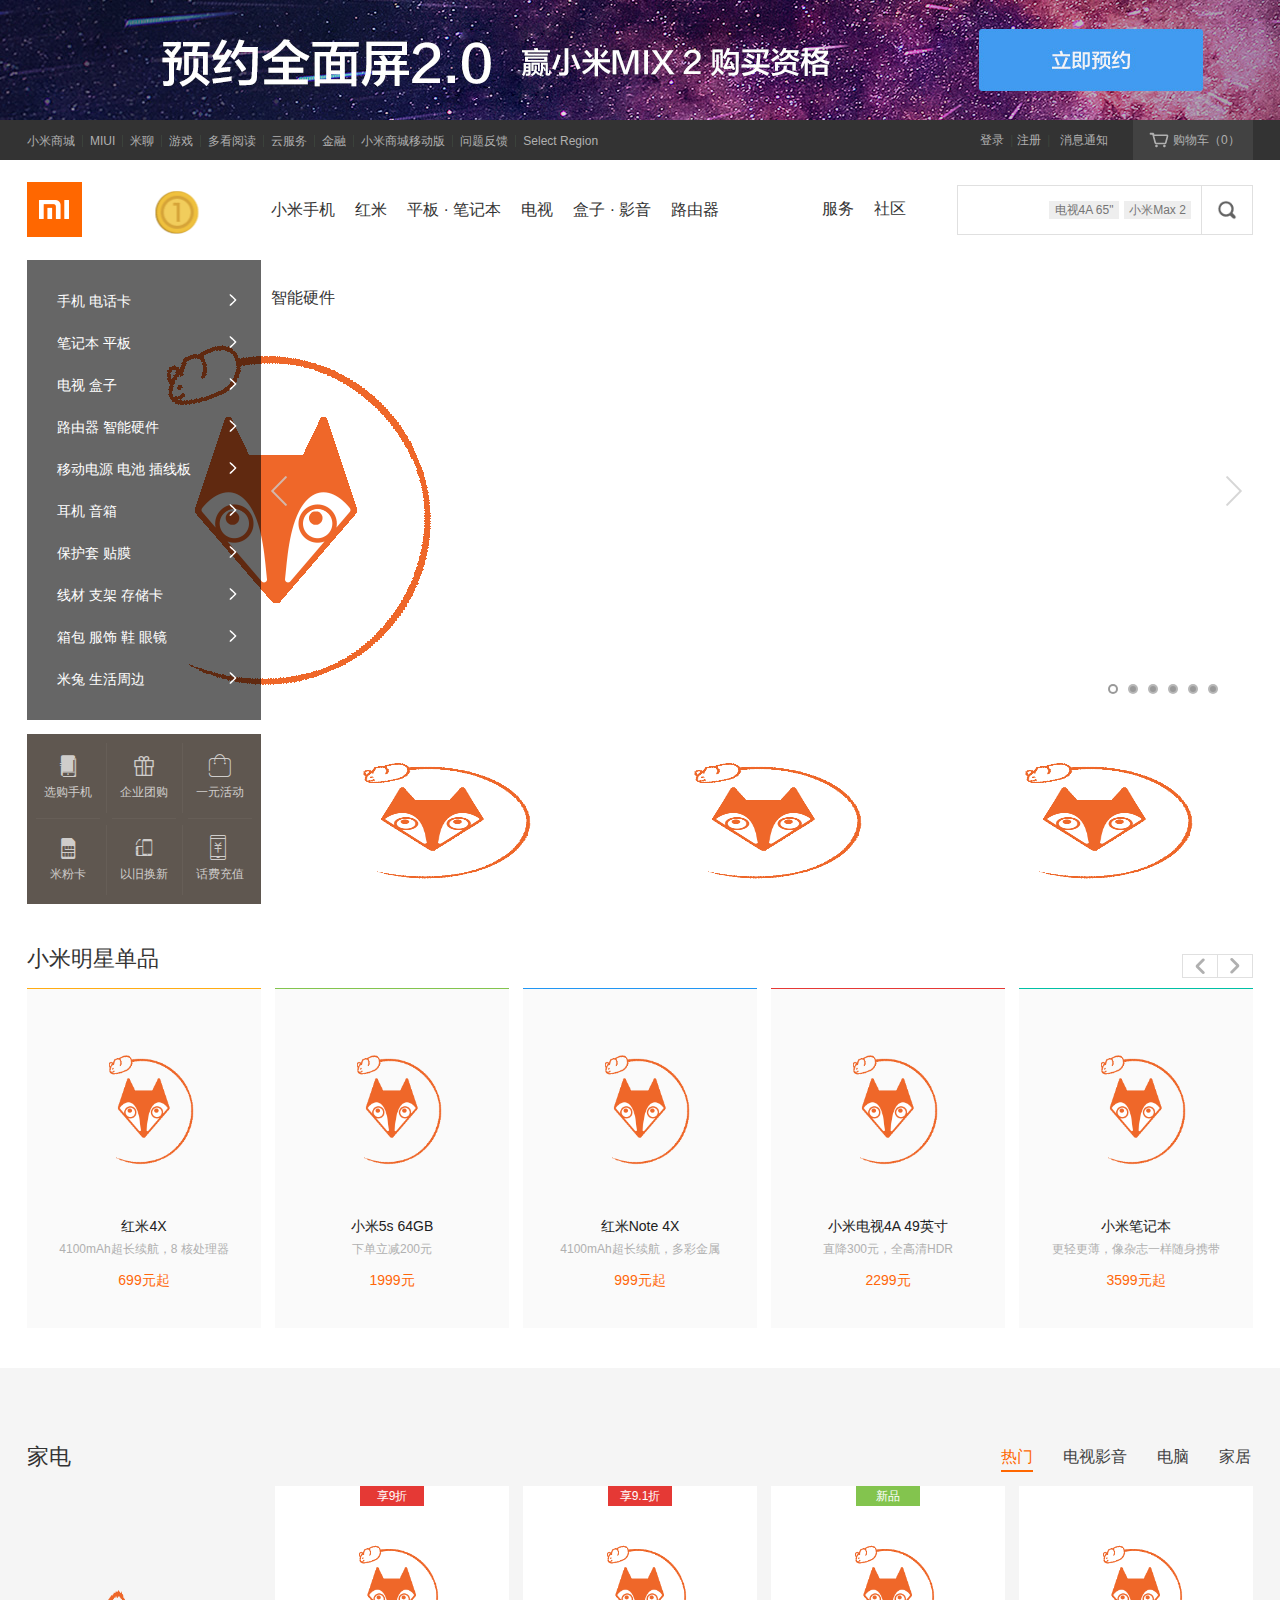
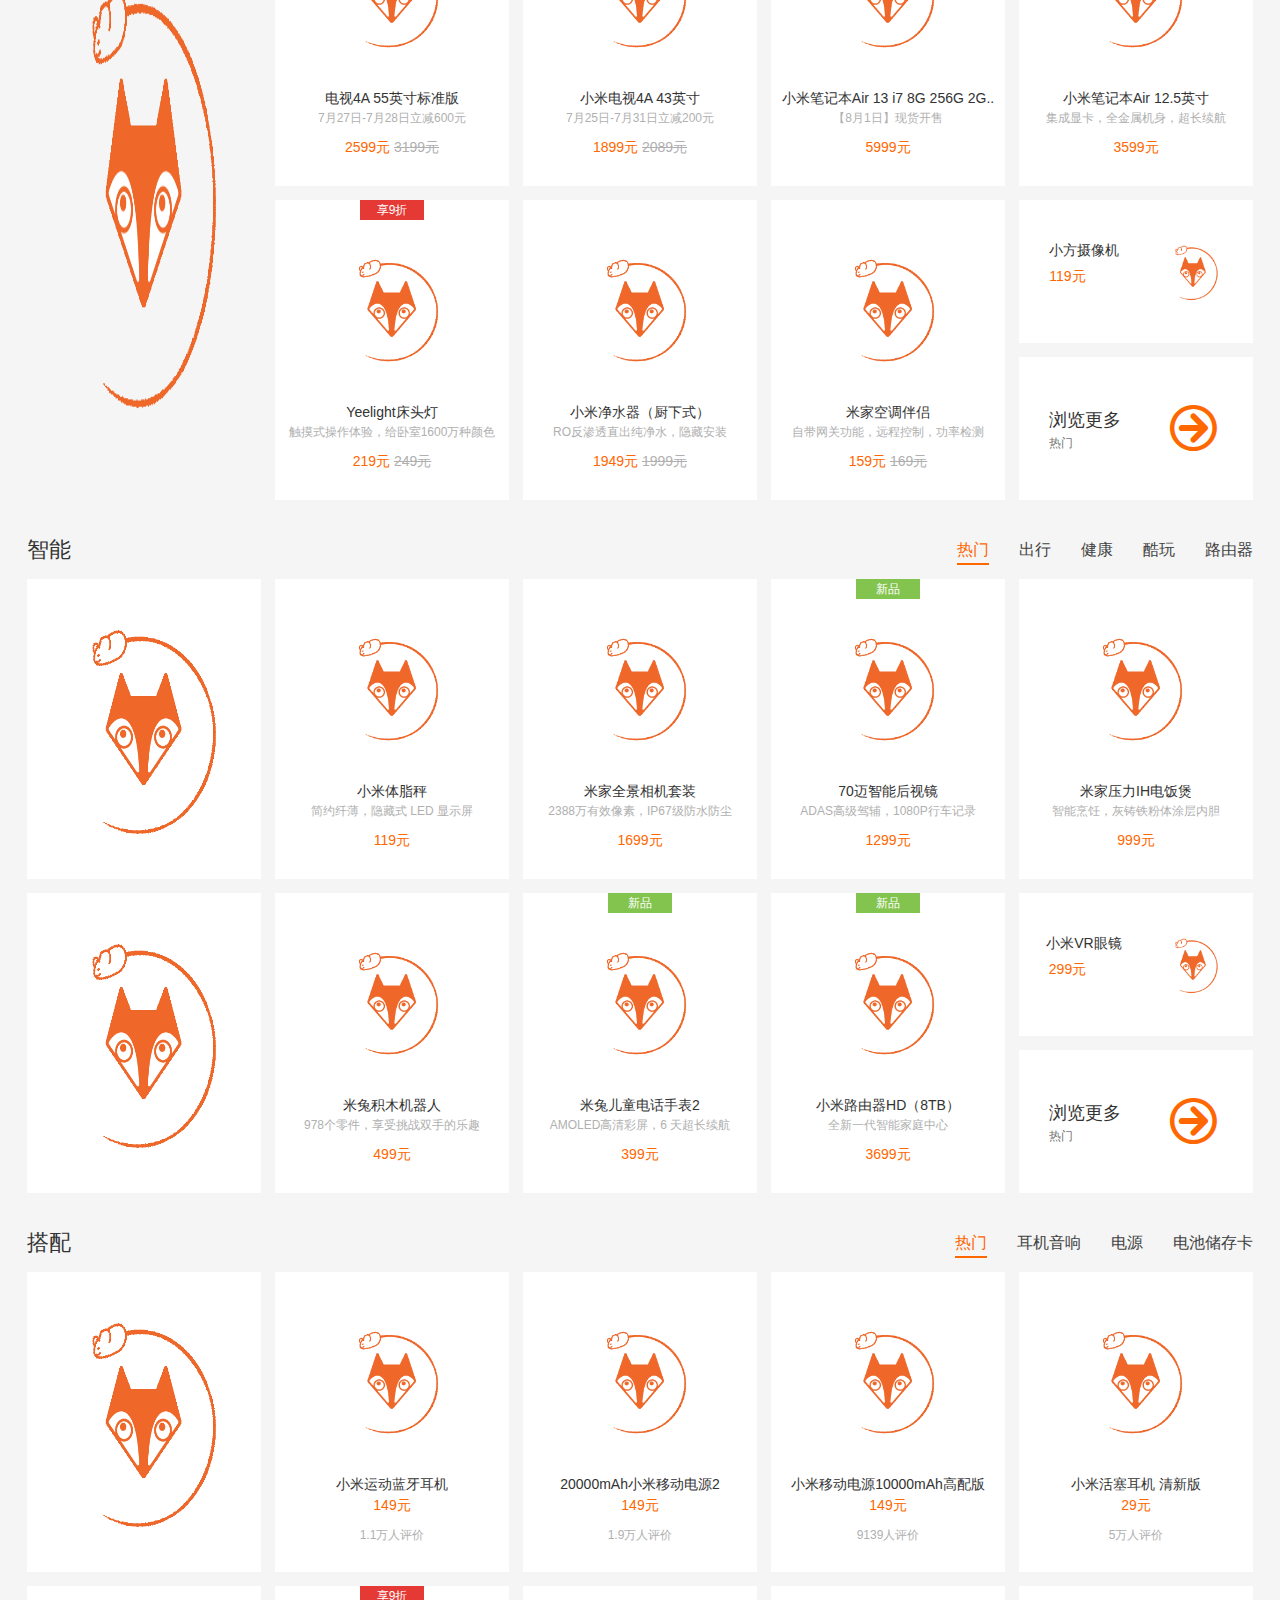
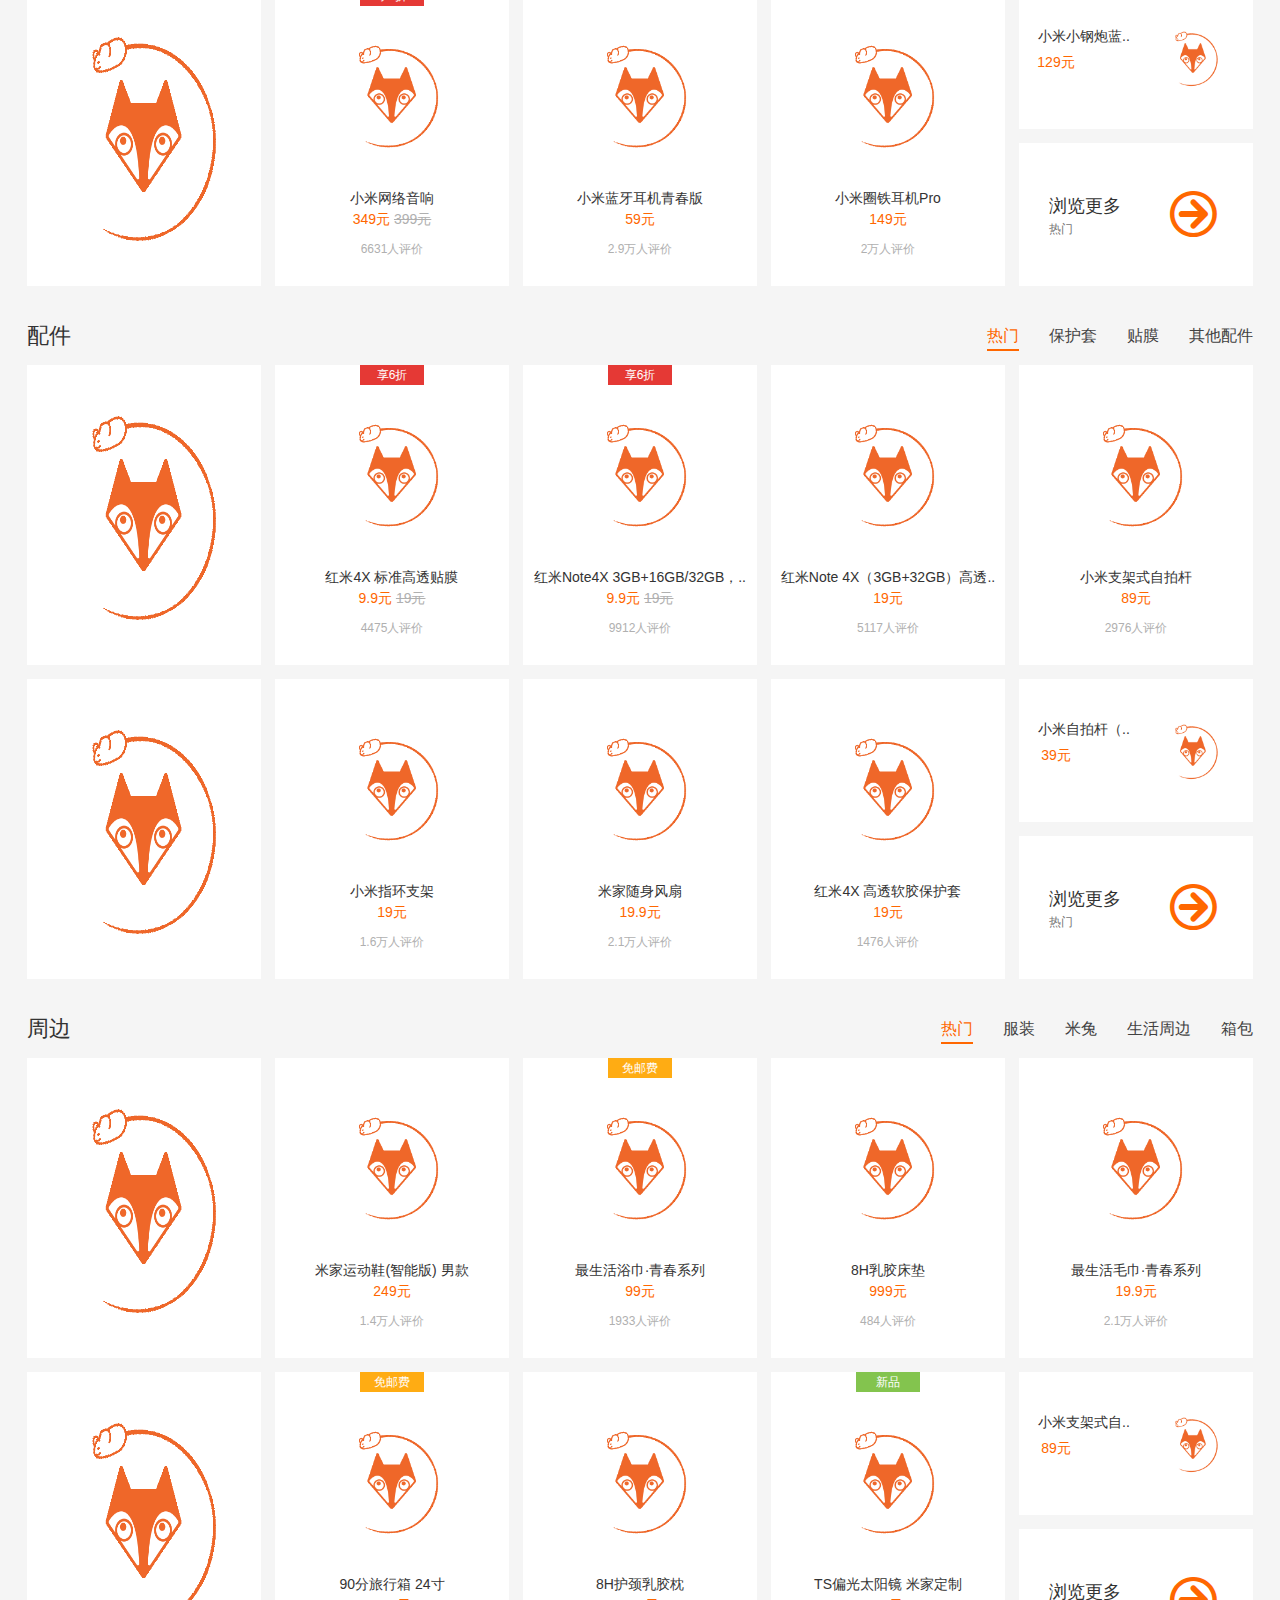
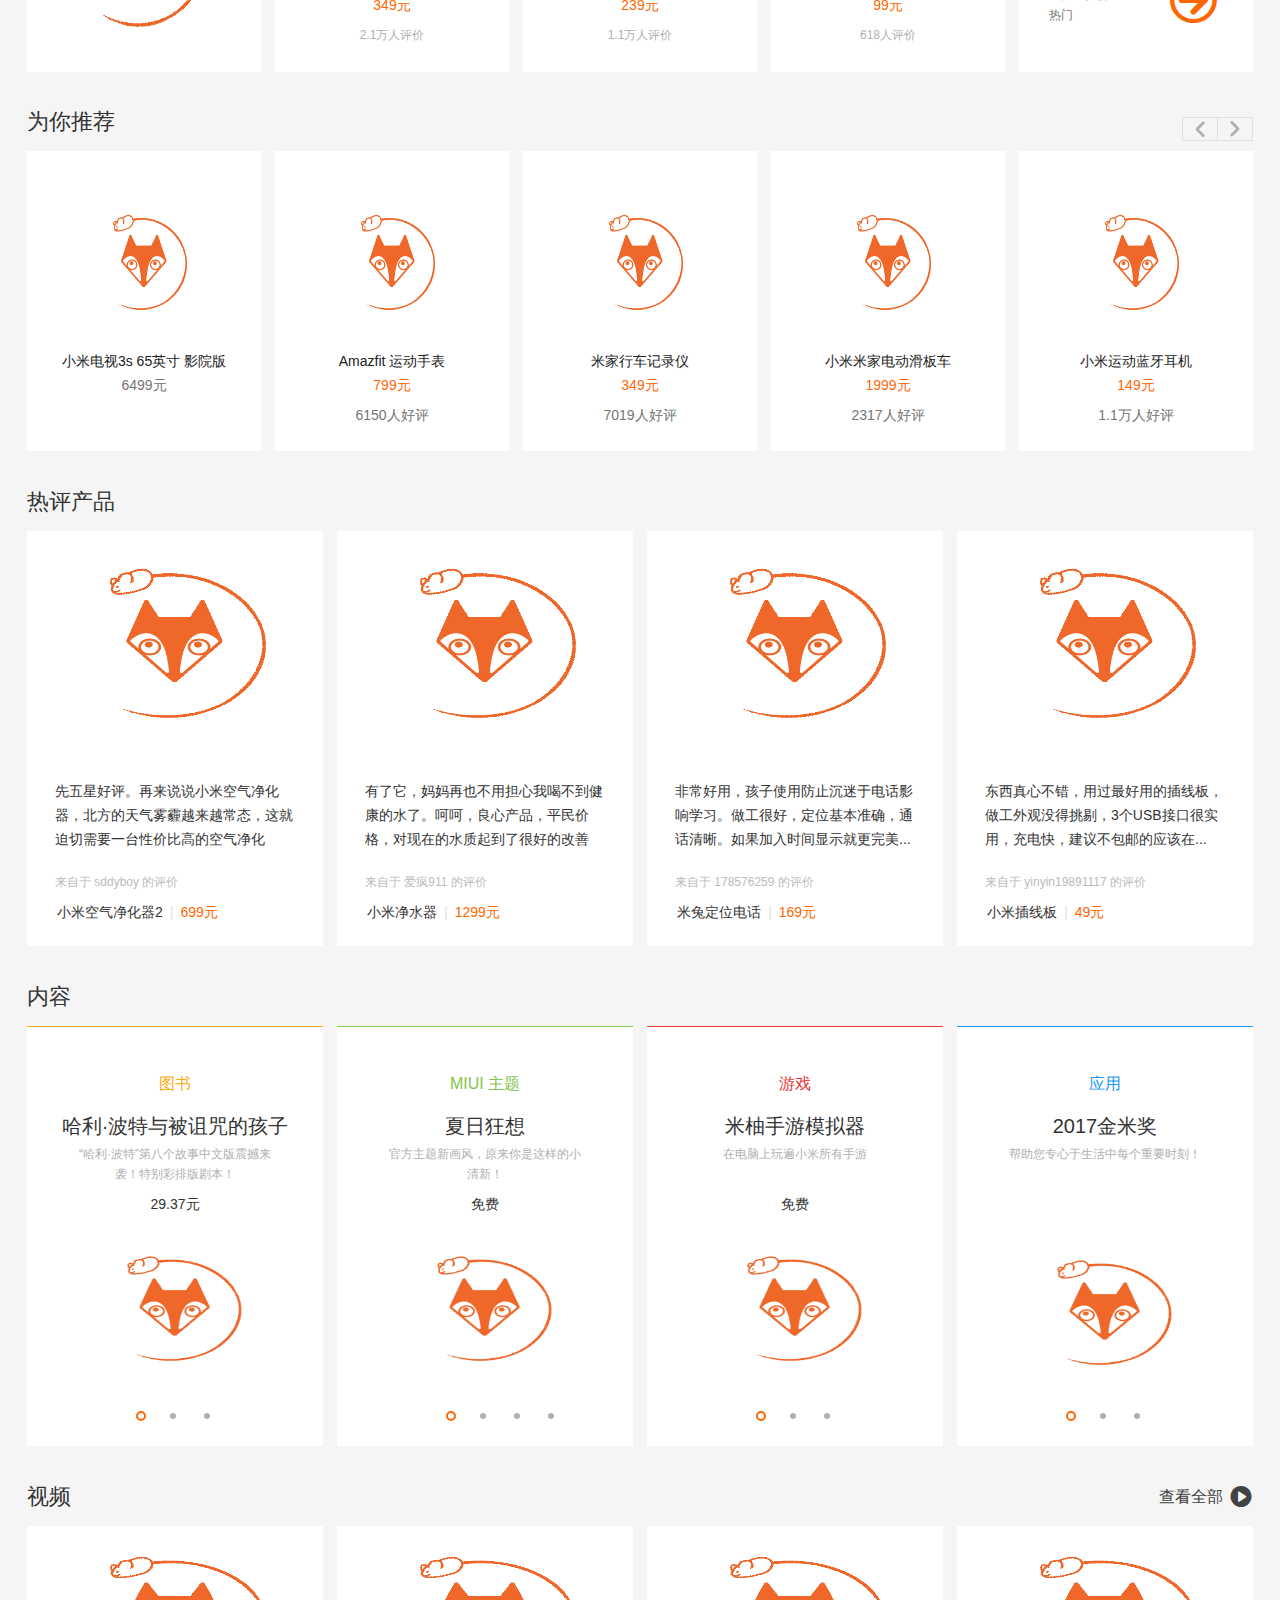
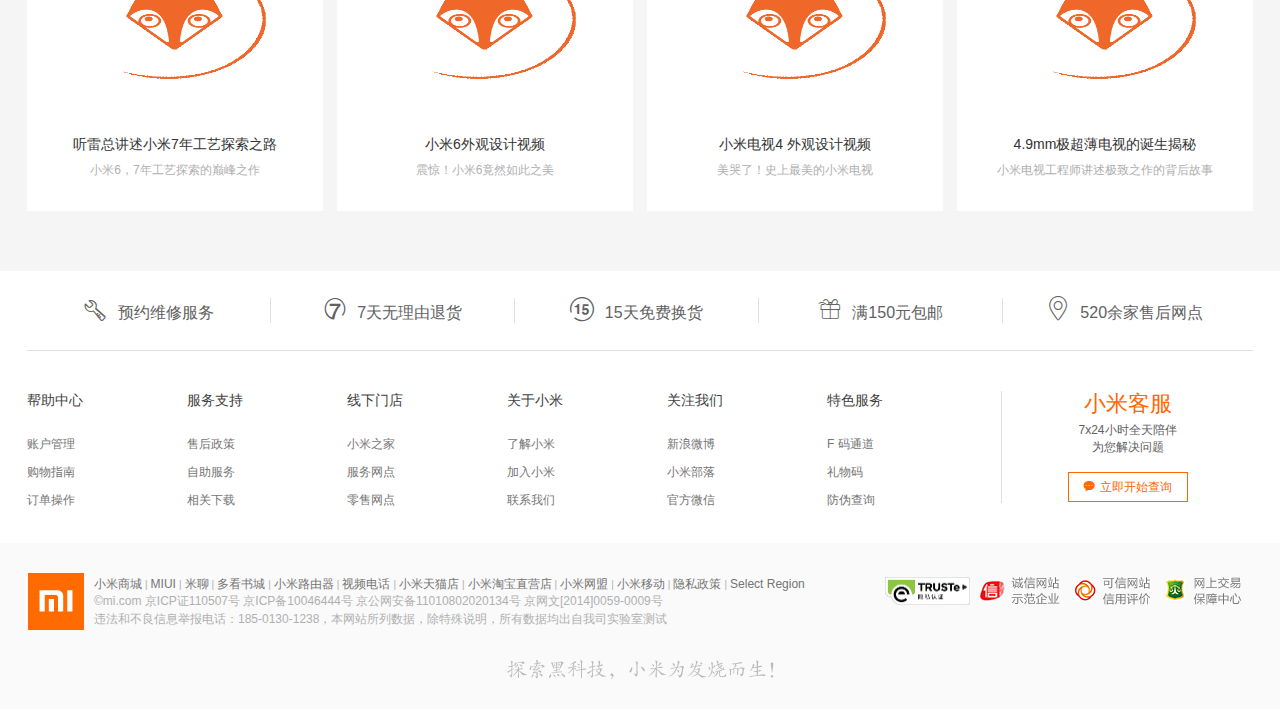
<file: 小米商城/index.html>
<!DOCTYPE HTML PUBLIC "-//W3C//DTD HTML 4.01//EN" "http://www.w3.org/TR/html4/strict.dtd">
<html lang="en">
<head>
	<meta http-equiv="Content-Type" content="text/html;charset=UTF-8">
	<title>小米商城 - 小米6、红米Note 4X、小米5X、小米笔记本官方网站</title>
	<link rel="stylesheet" href="css/index.css">
	<link rel="shortcut icon" href="img/favicon.ico">
	<link rel="stylesheet" type="text/css" href="font/iconfont.css">
	<script src="js/index.js"></script>
</head>
<body>

	<section class="top_ad">
		<a href=""></a>
	</section>
	<!-- 头部开始 -->
	<header>
		<main>
			<ul class="header_left">
				<li class="first"><a href="">小米商城</a></li>
				<li><a href="">MIUI</a></li>
				<li><a href="">米聊</a></li>
				<li><a href="">游戏</a></li>
				<li><a href="">多看阅读</a></li>
				<li><a href="">云服务</a></li>
				<li><a href="">金融</a></li>
				<li><a href="">小米商城移动版</a></li>
				<li><a href="">问题反馈</a></li>
				<li class="last"><a href="">Select Region</a></li>
			</ul>
			<div class="header_right">
				<div class="header_r_l">
					<a href="">登录</a>
					<span>|</span>
					<a href="">注册</a>
					<span>|</span>
					<a href="" class="xxtz">消息通知</a>
				</div>
				<div class="header_r_r">
					<a href=""><i class="car"></i>购物车<span>（0）</span>
					</a>
				</div>
			</div>
		</main>	
	</header>
	<!-- 头部结束 -->
	<!-- 导航开始 -->
	<div class="nav floor">
		<main>
			<a href="" class="logo"></a>
			<a href="" class="gif"></a>
			<nav>
				<ul class="nav_all">
					<li class="eve">
						<a href="">小米手机</a>

					</li>
					<li class="eve">
						<a href="">红米</a>
					</li>
					<li class="eve">
						<a href="">平板 · 笔记本</a>
					</li>
					<li class="eve">
						<a href="">电视</a>
					</li>
					<li class="eve">
						<a href="">盒子 · 影音</a>
					</li>
					<li class="eve">
						<a href="">路由器</a>
					</li>
					<li class="eve">
						<a href="">智能硬件</a>
					</li>
					<ul class="none">
						<div class="show">
							<div class="showcont">
								<ul class="downshow">
									<li class="firstshow">
										<div class="spic">
											<a href="">
												<img src="img/ss1.png" alt="">
											</a>
										</div>
										<div class="stitle">
											<a href="" class="par">小米6</a>
										</div>
										<p class="jiage">2499元起</p>
									</li>
									<li>
										<div class="spic">
											<a href="">
												<img src="img/ss2.png" alt="">
											</a>
										</div>
										<div class="stitle">
											<a href="" class="par">小米6</a>
										</div>
										<p class="jiage">2499元起</p>
									</li>
									<li>
										<div class="spic">
											<a href="">
												<img src="img/ss3.jpg" alt="">
											</a>
										</div>
										<div class="stitle">
											<a href="" class="par">小米6</a>
										</div>
										<p class="jiage">2499元起</p>
									</li>
									<li>
										<div class="spic">
											<a href="">
												<img src="img/ss4.jpg" alt="">
											</a>
										</div>
										<div class="stitle">
											<a href="" class="par">小米6</a>
										</div>
										<p class="jiage">2499元起</p>
									</li>
									<li>
										<div class="spic">
											<a href="">
												<img src="img/ss5.jpg" alt="">
											</a>
										</div>
										<div class="stitle">
											<a href="" class="par">小米6</a>
										</div>
										<p class="jiage">2499元起</p>
									</li>
									<li>
										<div class="spic">
											<a href="">
												<img src="img/ss6.jpg" alt="">
											</a>
										</div>
										<div class="stitle">
											<a href="" class="par">小米6</a>
										</div>
										<p class="jiage">2499元起</p>
									</li>
								</ul>
							</div>
						</div>
						<div class="show">
							<div class="showcont">
								<ul class="downshow">
									<li class="firstshow">
										<div class="spic">
											<a href="">
												<img src="img/ss7.png" alt="">
											</a>
										</div>
										<div class="stitle">
											<a href="" class="par">小米6</a>
										</div>
										<p class="jiage">2499元起</p>
									</li>
									<li>
										<div class="spic">
											<a href="">
												<img src="img/jiazai.gif" attr="img/ss8.jpg" alt="">
											</a>
										</div>
										<div class="stitle">
											<a href="" class="par">小米6</a>
										</div>
										<p class="jiage">2499元起</p>
									</li>
									<li>
										<div class="spic">
											<a href="">
												<img src="img/jiazai.gif" attr="img/ss9.jpg" alt="">
											</a>
										</div>
										<div class="stitle">
											<a href="" class="par">小米6</a>
										</div>
										<p class="jiage">2499元起</p>
									</li>
									<li>
										<div class="spic">
											<a href="">
												<img src="img/jiazai.gif" attr="img/ss10.jpg" alt="">
											</a>
										</div>
										<div class="stitle">
											<a href="" class="par">小米6</a>
										</div>
										<p class="jiage">2499元起</p>
									</li>
									<li>
										<div class="spic">
											<a href="">
												<img src="img/jiazai.gif" attr="img/ss11.jpg" alt="">
											</a>
										</div>
										<div class="stitle">
											<a href="" class="par">小米6</a>
										</div>
										<p class="jiage">2499元起</p>
									</li>
								</ul>
							</div>
						</div>
						<div class="show">
							<div class="showcont">
								<ul class="downshow">
									<li class="firstshow">
										<div class="spic">
											<a href="">
												<img src="img/jiazai.gif" attr="img/ss12.png" alt="">
											</a>
										</div>
										<div class="stitle">
											<a href="" class="par">小米6</a>
										</div>
										<p class="jiage">2499元起</p>
									</li>
									<li>
										<div class="spic">
											<a href="">
												<img src="img/jiazai.gif" attr="img/ss13.jpg" alt="">
											</a>
										</div>
										<div class="stitle">
											<a href="" class="par">小米6</a>
										</div>
										<p class="jiage">2499元起</p>
									</li>
									<li>
										<div class="spic">
											<a href="">
												<img src="img/jiazai.gif" attr="img/ss14.jpg" alt="">
											</a>
										</div>
										<div class="stitle">
											<a href="" class="par">小米6</a>
										</div>
										<p class="jiage">2499元起</p>
									</li>
								</ul>
							</div>
						</div>
						<div class="show">
							<div class="showcont">
								<ul class="downshow">
									<li class="firstshow">
										<div class="spic">
											<a href="">
												<img src="img/jiazai.gif" attr="img/ss1.png" alt="">
											</a>
										</div>
										<div class="stitle">
											<a href="" class="par">小米6</a>
										</div>
										<p class="jiage">2499元起</p>
									</li>
									<li>
										<div class="spic">
											<a href="">
												<img src="img/jiazai.gif" attr="img/ss2.png" alt="">
											</a>
										</div>
										<div class="stitle">
											<a href="" class="par">小米6</a>
										</div>
										<p class="jiage">2499元起</p>
									</li>
									<li>
										<div class="spic">
											<a href="">
												<img src="img/jiazai.gif" attr="img/ss3.jpg" alt="">
											</a>
										</div>
										<div class="stitle">
											<a href="" class="par">小米6</a>
										</div>
										<p class="jiage">2499元起</p>
									</li>
									<li>
										<div class="spic">
											<a href="">
												<img src="img/jiazai.gif" attr="img/ss4.jpg" alt="">
											</a>
										</div>
										<div class="stitle">
											<a href="" class="par">小米6</a>
										</div>
										<p class="jiage">2499元起</p>
									</li>
									<li>
										<div class="spic">
											<a href="">
												<img src="img/jiazai.gif" attr="img/ss5.jpg" alt="">
											</a>
										</div>
										<div class="stitle">
											<a href="" class="par">小米6</a>
										</div>
										<p class="jiage">2499元起</p>
									</li>
									<li>
										<div class="spic">
											<a href="">
												<img src="img/jiazai.gif" attr="img/ss6.jpg" alt="">
											</a>
										</div>
										<div class="stitle">
											<a href="" class="par">小米6</a>
										</div>
										<p class="jiage">2499元起</p>
									</li>
								</ul>
							</div>
						</div>
						<div class="show">
							<div class="showcont">
								<ul class="downshow">
									<li class="firstshow">
										<div class="spic">
											<a href="">
												<img src="img/jiazai.gif" attr="img/ss15.png" alt="">
											</a>
										</div>
										<div class="stitle">
											<a href="" class="par">小米6</a>
										</div>
										<p class="jiage">2499元起</p>
									</li>
									<li>
										<div class="spic">
											<a href="">
												<img src="img/jiazai.gif" attr="img/ss15.png" alt="">
											</a>
										</div>
										<div class="stitle">
											<a href="" class="par">小米6</a>
										</div>
										<p class="jiage">2499元起</p>
									</li>
									<li>
										<div class="spic">
											<a href="">
												<img src="img/jiazai.gif" attr="img/ss16.jpg" alt="">
											</a>
										</div>
										<div class="stitle">
											<a href="" class="par">小米6</a>
										</div>
										<p class="jiage">2499元起</p>
									</li>
									<li>
										<div class="spic">
											<a href="">
												<img src="img/jiazai.gif" attr="img/ss17.png" alt="">
											</a>
										</div>
										<div class="stitle">
											<a href="" class="par">小米6</a>
										</div>
										<p class="jiage">2499元起</p>
									</li>
								</ul>
							</div>
						</div>
						<div class="show">
							<div class="showcont">
								<ul class="downshow">
									<li class="firstshow">
										<div class="spic">
											<a href="">
												<img src="img/jiazai.gif" attr="img/ss1.png" alt="">
											</a>
										</div>
										<div class="stitle">
											<a href="" class="par">小米6</a>
										</div>
										<p class="jiage">2499元起</p>
									</li>
									<li>
										<div class="spic">
											<a href="">
												<img src="img/jiazai.gif" attr="img/ss2.png" alt="">
											</a>
										</div>
										<div class="stitle">
											<a href="" class="par">小米6</a>
										</div>
										<p class="jiage">2499元起</p>
									</li>
									<li>
										<div class="spic">
											<a href="">
												<img src="img/jiazai.gif" attr="img/ss3.jpg" alt="">
											</a>
										</div>
										<div class="stitle">
											<a href="" class="par">小米6</a>
										</div>
										<p class="jiage">2499元起</p>
									</li>
									<li>
										<div class="spic">
											<a href="">
												<img src="img/jiazai.gif" attr="img/ss4.jpg" alt="">
											</a>
										</div>
										<div class="stitle">
											<a href="" class="par">小米6</a>
										</div>
										<p class="jiage">2499元起</p>
									</li>
									<li>
										<div class="spic">
											<a href="">
												<img src="img/jiazai.gif" attr="img/ss5.jpg" alt="">
											</a>
										</div>
										<div class="stitle">
											<a href="" class="par">小米6</a>
										</div>
										<p class="jiage">2499元起</p>
									</li>
									<li>
										<div class="spic">
											<a href="">
												<img src="img/jiazai.gif" attr="img/ss6.jpg" alt="">
											</a>
										</div>
										<div class="stitle">
											<a href="" class="par">小米6</a>
										</div>
										<p class="jiage">2499元起</p>
									</li>
								</ul>
							</div>
						</div>
						<div class="show">
							<div class="showcont">
								<ul class="downshow">
									<li class="firstshow">
										<div class="spic">
											<a href="">
												<img src="img/jiazai.gif" attr="img/ss18.jpg" alt="">
											</a>
										</div>
										<div class="stitle">
											<a href="" class="par">小米6</a>
										</div>
										<p class="jiage">2499元起</p>
									</li>
									<li>
										<div class="spic">
											<a href="">
												<img src="img/jiazai.gif" attr="img/ss19.png" alt="">
											</a>
										</div>
										<div class="stitle">
											<a href="" class="par">小米6</a>
										</div>
										<p class="jiage">2499元起</p>
									</li>
									<li>
										<div class="spic">
											<a href="">
												<img src="img/jiazai.gif" attr="img/ss20.png" alt="">
											</a>
										</div>
										<div class="stitle">
											<a href="" class="par">小米6</a>
										</div>
										<p class="jiage">2499元起</p>
									</li>
									<li>
										<div class="spic">
											<a href="">
												<img src="img/jiazai.gif" attr="img/ss21.jpg" alt="">
											</a>
										</div>
										<div class="stitle">
											<a href="" class="par">小米6</a>
										</div>
										<p class="jiage">2499元起</p>
									</li>
									<li>
										<div class="spic">
											<a href="">
												<img src="img/jiazai.gif" attr="img/ss22.jpg" alt="">
											</a>
										</div>
										<div class="stitle">
											<a href="" class="par">小米6</a>
										</div>
										<p class="jiage">2499元起</p>
									</li>
									<li>
										<div class="spic">
											<a href="">
												<img src="img/jiazai.gif" attr="img/ss23.jpg" alt="">
											</a>
										</div>
										<div class="stitle">
											<a href="" class="par">小米6</a>
										</div>
										<p class="jiage">2499元起</p>
									</li>
								</ul>
							</div>
						</div>
					</ul>
				</ul>
				<div class="fz">
					<a href="">服务</a>
				</div>
				<div class="fz">
					<a href="">社区</a>
				</div>
			</nav>
			<div class="search">
				<input type="text" class="ss">
				<input type="button" class="zizi">
				<div class="input_ad">
					<div class="ad_l">
						<a href="">电视4A 65"</a>
					</div>
					<div class="ad_r">
						<a href="">小米Max 2</a>
					</div>
				</div>
			</div>
		</main>
	</div>
	<!-- 导航结束 -->
	<!-- banner开始 -->
	<div class="banner floor">
		<main>
			<div class="bigbox">
				<div class="img_box">
					<a href="" class="active">
						<img src="img/jiazai.gif" attr="img/m1.jpg" alt="">
					</a>
					<a href="">
						<img src="img/jiazai.gif" attr="img/m2.jpg" alt="">
					</a>
					<a href="">
						<img src="img/jiazai.gif" attr="img/m3.jpg" alt="">
					</a>
					<a href="">
						<img src="img/jiazai.gif" attr="img/m4.jpg" alt="">
					</a>
					<a href="">
						<img src="img/jiazai.gif" attr="img/m5.jpg" alt="">
					</a>
					<a href="">
						<img src="img/jiazai.gif" attr="img/m6.jpg" alt="">
					</a>
				</div>
				
				<aside class="banner_nav">
					<ul class="word">
						<li class="navbox">
							<a href="" class="name-nav">手机 电话卡<i class="jt"></i></a>
							<div class="block">
								<ul>
									<li class="block">
										<a href="" class="block-top">
											<img src="img/jiazai.gif" attr="img/bb1.jpg" alt="">
											<span>小米6</span>
										</a>
										<a href="" class="block-bot">选购</a>
									</li>
									<li class="block">
										<a href="" class="block-top">
											<img src="img/jiazai.gif" attr="img/bb2.png" alt="">
											<span>小米5X</span>
										</a>
										<a href="" class="block-bot">选购</a>
									</li>
									<li class="block">
										<a href="" class="block-top">
											<img src="img/jiazai.gif" attr="img/bb3.jpg" alt="">
											<span>小米Max 2</span>
										</a>
										<a href="" class="block-bot">选购</a>
									</li>
									<li class="block">
										<a href="" class="block-top">
											<img src="img/jiazai.gif" attr="img/bb4.png" alt="">
											<span>小米手机5c</span>
										</a>
										<a href="" class="block-bot">选购</a>
									</li>
									<li class="block">
										<a href="" class="block-top">
											<img src="img/jiazai.gif" attr="img/bb5.jpg" alt="">
											<span>小米Note 2</span>
										</a>
										<a href="" class="block-bot">选购</a>
									</li>
									<li class="block">
										<a href="" class="block-top">
											<img src="img/jiazai.gif" attr="img/bb6.jpg" alt="">
											<span>小米MIX</span>
										</a>
										<a href="" class="block-bot">选购</a>
									</li>
								</ul>
								<ul>
									<li class="block">
										<a href="" class="block-top">
											<img src="img/jiazai.gif" attr="img/bb7.jpg" alt="">
											<span>小米5s</span>
										</a>
										<a href="" class="block-bot">选购</a>
									</li>
									<li class="block">
										<a href="" class="block-top">
											<img src="img/jiazai.gif" attr="img/bb8.jpg" alt="">
											<span>小米5s Plus</span>
										</a>
										<a href="" class="block-bot">选购</a>
									</li>
									<li class="block">
										<a href="" class="block-top">
											<img src="img/jiazai.gif" attr="img/bb9.png" alt="">
											<span>红米Note 5A</span>
										</a>
										<a href="" class="block-bot">选购</a>
									</li>
									<li class="block">
										<a href="" class="block-top">
											<img src="img/jiazai.gif" attr="img/bb10.png" alt="">
											<span>红米Note 4X</span>
										</a>
										<a href="" class="block-bot">选购</a>
									</li>
									<li class="block">
										<a href="" class="block-top">
											<img src="img/jiazai.gif" attr="img/bb11.png" alt="">
											<span>红米4X</span>
										</a>
										<a href="" class="block-bot">选购</a>
									</li>
									<li class="block">
										<a href="" class="block-top">
											<img src="img/jiazai.gif" attr="img/bb12.jpg" alt="">
											<span>红米4</span>
										</a>
										<a href="" class="block-bot">选购</a>
									</li>
								</ul>
								<ul>
									<li class="block">
										<a href="" class="block-top lang">
											<img src="img/jiazai.gif" attr="img/bb13.jpg" alt="">
											<span>移动4G+专区</span>
										</a>
									</li>
									<li class="block">
										<a href="" class="block-top lang">
											<img src="img/jiazai.gif" attr="img/bb14.jpg" alt="">
											<span>小米6</span>
										</a>
									</li>
									<li class="block">
										<a href="" class="block-top lang">
											<img src="img/jiazai.gif" attr="img/bb15.jpg" alt="">
											<span>小米6</span>
										</a>
									</li>
									<li class="block">
										<a href="" class="block-top lang">
											<img src="img/jiazai.gif" attr="img/bb16.jpg" alt="">
											<span>小米移动 电话卡</span>
										</a>
									</li>
								</ul>
							</div>
						</li>
						<li class="navbox">
							<a href="" class="name-nav">笔记本 平板<i class="jt"></i></a>
							<div class="block">
								<ul>
									<li class="block">
										<a href="" class="block-top">
											<img src="img/jiazai.gif" attr="img/aa1.jpg" alt="">
											<span>笔记本12.5英寸</span>
										</a>
										<a href="" class="block-bot">选购</a>
									</li>
									<li class="block">
										<a href="" class="block-top">
											<img src="img/jiazai.gif" attr="img/aa1.jpg" alt="">
											<span>笔记本13.3英寸</span>
										</a>
										<a href="" class="block-bot">选购</a>
									</li>
									<li class="block">
										<a href="" class="block-top">
											<img src="img/jiazai.gif" attr="img/aa2.jpg" alt="">
											<span>小米平板3</span>
										</a>
										<a href="" class="block-bot">选购</a>
									</li>
									<li class="block">
										<a href="" class="block-top lang">
											<img src="img/jiazai.gif" attr="img/aa3.jpg" alt="">
											<span>USB-C电源适配器</span>
										</a>
									</li>
									<li class="block">
										<a href="" class="block-top lang">
											<img src="img/jiazai.gif" attr="img/aa4.jpg" alt="">
											<span>USB-C转接器</span>
										</a>
									</li>
									<li class="block">
										<a href="" class="block-top lang">
											<img src="img/jiazai.gif" attr="img/aa5.jpg" alt="">
											<span>小米笔记本内胆包</span>
										</a>
									</li>
								</ul>
								<ul>
									<li class="block">
										<a href="" class="block-top lang">
											<img src="img/jiazai.gif" attr="img/aa6.jpg" alt="">
											<span>悦米机械键盘</span>
										</a>
									</li>
									<li class="block">
										<a href="" class="block-top lang">
											<img src="img/jiazai.gif" attr="img/aa7.jpg" alt="">
											<span>小米便携鼠标</span>
										</a>
									</li>
									<li class="block">
										<a href="" class="block-top lang">
											<img src="img/jiazai.gif" attr="img/aa8.png" alt="">
											<span>小米无线鼠标</span>
										</a>
									</li>
									<li class="block">
										<a href="" class="block-top lang">
											<img src="img/jiazai.gif" attr="img/aa9.jpg" alt="">
											<span>鼠标垫</span>
										</a>
									</li>
									<li class="block">
										<a href="" class="block-top lang">
											<img src="img/jiazai.gif" attr="img/aa10.jpg" alt="">
											<span>DisplayPort转接器</span>
										</a>
									</li>
								</ul>
							</div>
						</li>
						<li class="navbox">
							<a href="" class="name-nav">电视 盒子<i class="jt"></i></a>
							<div>
								<ul>
									<li class="block">
										<a href="" class="block-top lang">
											<img src="img/jiazai.gif" attr="img/cc1.jpg" alt="">
											<span>小米电视4 49英寸</span>
										</a>
									</li>
									<li class="block">
										<a href="" class="block-top lang">
											<img src="img/jiazai.gif" attr="img/cc2.jpg" alt="">
											<span>小米电视4 55英寸</span>
										</a>
									</li>
									<li class="block">
										<a href="" class="block-top lang">
											<img src="img/jiazai.gif" attr="img/cc3.jpg" alt="">
											<span>小米电视4 65英寸</span>
										</a>
									</li>
									<li class="block">
										<a href="" class="block-top lang">
											<img src="img/jiazai.gif" attr="img/cc4.jpg" alt="">
											<span>小米电视4A 32英寸</span>
										</a>
									</li>
									<li class="block">
										<a href="" class="block-top lang">
											<img src="img/jiazai.gif" attr="img/cc5.jpg" alt="">
											<span>小米电视4A 43英寸</span>
										</a>
									</li>
									<li class="block">
										<a href="" class="block-top lang">
											<img src="img/jiazai.gif" attr="img/cc6.jpg" alt="">
											<span>小米电视4A 49英寸</span>
										</a>
									</li>
								</ul>
								<ul>
									<li class="block">
										<a href="" class="block-top lang">
											<img src="img/jiazai.gif" attr="img/cc7.jpg" alt="">
											<span>小米电视4A 55英寸</span>
										</a>
									</li>
									<li class="block">
										<a href="" class="block-top lang">
											<img src="img/jiazai.gif" attr="img/cc8.jpg" alt="">
											<span>小米电视4A 65英寸</span>
										</a>
									</li>
									<li class="block">
										<a href="" class="block-top lang">
											<img src="img/jiazai.gif" attr="img/cc9.jpg" alt="">
											<span>小米电视3s 48英寸</span>
										</a>
									</li>
									<li class="block">
										<a href="" class="block-top lang">
											<img src="img/jiazai.gif" attr="img/cc10.png" alt="">
											<span>小米电视3s 55英寸</span>
										</a>
									</li>
									<li class="block">
										<a href="" class="block-top lang">
											<img src="img/jiazai.gif" attr="img/cc11.png" alt="">
											<span>小米电视3s 60英寸</span>
										</a>
									</li>
									<li class="block">
										<a href="" class="block-top lang">
											<img src="img/jiazai.gif" attr="img/cc12.png" alt="">
											<span>小米电视3s 65英寸</span>
										</a>
									</li>
								</ul>
								<ul>
									<li class="block">
										<a href="" class="block-top lang">
											<img src="img/jiazai.gif" attr="img/cc13.jpg" alt="">
											<span>小米电视3s 65英寸</span>
										</a>
									</li>
									<li class="block">
										<a href="" class="block-top lang">
											<img src="img/jiazai.gif" attr="img/cc14.png" alt="">
											<span>小米电视3 70英寸</span>
										</a>
									</li>
									<li class="block">
										<a href="" class="block-top lang">
											<img src="img/jiazai.gif" attr="img/cc15.jpg" alt="">
											<span>小米盒子3s</span>
										</a>
									</li>
									<li class="block">
										<a href="" class="block-top lang">
											<img src="img/jiazai.gif" attr="img/cc15.jpg" alt="">
											<span>小米盒子3c</span>
										</a>
									</li>
									<li class="block">
										<a href="" class="block-top lang">
											<img src="img/jiazai.gif" attr="img/cc16.jpg" alt="">
											<span>小米盒子3 增强版</span>
										</a>
									</li>
									<li class="block">
										<a href="" class="block-top lang">
											<img src="img/jiazai.gif" attr="img/cc17.jpg" alt="">
											<span>家庭音响</span>
										</a>
									</li>
								</ul>
								<ul>
									<li class="block">
										<a href="" class="block-top lang">
											<img src="img/jiazai.gif" attr="img/cc18.jpg" alt="">
											<span>安装服务</span>
										</a>
									</li>
									<li class="block">
										<a href="" class="block-top lang">
											<img src="img/jiazai.gif" attr="img/cc19.jpg" alt="">
											<span>电视盒子配件</span>
										</a>
									</li>
									<li class="block">
										<a href="" class="block-top lang">
											<img src="img/jiazai.gif" attr="img/cc20.png" alt="">
											<span>小米电视会员</span>
										</a>
									</li>
									<li class="block">
										<a href="" class="block-top lang">
											<img src="img/jiazai.gif" attr="img/cc21.png" alt="">
											<span>小米儿童会员</span>
										</a>
									</li>
								</ul>
							</div>
						</li>
						<li class="navbox">
							<a href="" class="name-nav">路由器 智能硬件<i class="jt"></i></a>
							<div>
								<ul>
									<li class="block">
										<a href="" class="block-top lang">
											<img src="img/jiazai.gif" attr="img/dd1.jpg" alt="">
											<span>九号平衡车</span>
										</a>
									</li>
									<li class="block">
										<a href="" class="block-top lang">
											<img src="img/jiazai.gif" attr="img/dd2.jpg" alt="">
											<span>米家扫地机器人</span>
										</a>
									</li>
									<li class="block">
										<a href="" class="block-top lang">
											<img src="img/jiazai.gif" attr="img/dd3.png" alt="">
											<span>小米VR眼镜</span>
										</a>
									</li>
									<li class="block">
										<a href="" class="block-top lang">
											<img src="img/jiazai.gif" attr="img/dd4.jpg" alt="">
											<span>小米路由器</span>
										</a>
									</li>
									<li class="block">
										<a href="" class="block-top lang">
											<img src="img/jiazai.gif" attr="img/dd5.jpg" alt="">
											<span>电助力折叠自行车</span>
										</a>
									</li>
									<li class="block">
										<a href="" class="block-top lang">
											<img src="img/jiazai.gif" attr="img/dd6.jpg" alt="">
											<span>米家恒温电水壶</span>
										</a>
									</li>
								</ul>
								<ul>
									<li class="block">
										<a href="" class="block-top lang">
											<img src="img/jiazai.gif" attr="img/bb2.png" alt="">
											<span>小米6</span>
										</a>
									</li>
									<li class="block">
										<a href="" class="block-top lang">
											<img src="img/jiazai.gif" attr="img/bb3.jpg" alt="">
											<span>小米6</span>
										</a>
									</li>
									<li class="block">
										<a href="" class="block-top lang">
											<img src="img/jiazai.gif" attr="img/bb4.png" alt="">
											<span>小米移动 电话卡</span>
										</a>
									</li>
									<li class="block">
										<a href="" class="block-top lang">
											<img src="img/jiazai.gif" attr="img/bb2.png" alt="">
											<span>小米6</span>
										</a>
									</li>
									<li class="block">
										<a href="" class="block-top lang">
											<img src="img/jiazai.gif" attr="img/bb3.jpg" alt="">
											<span>小米6</span>
										</a>
									</li>
									<li class="block">
										<a href="" class="block-top lang">
											<img src="img/jiazai.gif" attr="img/bb3.jpg" alt="">
											<span>小米6</span>
										</a>
									</li>
								</ul>
								<ul>
									<li class="block">
										<a href="" class="block-top lang">
											<img src="img/jiazai.gif" attr="img/bb2.png" alt="">
											<span>小米6</span>
										</a>
									</li>
									<li class="block">
										<a href="" class="block-top lang">
											<img src="img/jiazai.gif" attr="img/bb3.jpg" alt="">
											<span>小米6</span>
										</a>
									</li>
									<li class="block">
										<a href="" class="block-top lang">
											<img src="img/jiazai.gif" attr="img/bb4.png" alt="">
											<span>小米移动 电话卡</span>
										</a>
									</li>
									<li class="block">
										<a href="" class="block-top lang">
											<img src="img/jiazai.gif" attr="img/bb2.png" alt="">
											<span>小米6</span>
										</a>
									</li>
									<li class="block">
										<a href="" class="block-top lang">
											<img src="img/jiazai.gif" attr="img/bb3.jpg" alt="">
											<span>小米6</span>
										</a>
									</li>
									<li class="block">
										<a href="" class="block-top lang">
											<img src="img/jiazai.gif" attr="img/bb3.jpg" alt="">
											<span>小米6</span>
										</a>
									</li>
								</ul>
								<ul>
									<li class="block">
										<a href="" class="block-top lang">
											<img src="img/jiazai.gif" attr="img/bb2.png" alt="">
											<span>小米6</span>
										</a>
									</li>
									<li class="block">
										<a href="" class="block-top lang">
											<img src="img/jiazai.gif" attr="img/bb3.jpg" alt="">
											<span>小米6</span>
										</a>
									</li>
									<li class="block">
										<a href="" class="block-top lang">
											<img src="img/jiazai.gif" attr="img/bb4.png" alt="">
											<span>小米移动 电话卡</span>
										</a>
									</li>
									<li class="block">
										<a href="" class="block-top lang">
											<img src="img/jiazai.gif" attr="img/bb2.png" alt="">
											<span>小米6</span>
										</a>
									</li>
								</ul>
							</div>
						</li>
						<li class="navbox">
							<a href="" class="name-nav">移动电源 电池 插线板<i class="jt"></i></a>
							<div>
								<ul>
									<li class="block">
										<a href="" class="block-top lang">
											<img src="img/jiazai.gif" attr="img/bb2.png" alt="">
											<span>小米6</span>
										</a>
									</li>
									<li class="block">
										<a href="" class="block-top lang">
											<img src="img/jiazai.gif" attr="img/bb3.jpg" alt="">
											<span>小米6</span>
										</a>
									</li>
									<li class="block">
										<a href="" class="block-top lang">
											<img src="img/jiazai.gif" attr="img/bb4.png" alt="">
											<span>小米移动 电话卡</span>
										</a>
									</li>
									<li class="block">
										<a href="" class="block-top lang">
											<img src="img/jiazai.gif" attr="img/bb2.png" alt="">
											<span>小米6</span>
										</a>
									</li>
									<li class="block">
										<a href="" class="block-top lang">
											<img src="img/jiazai.gif" attr="img/bb3.jpg" alt="">
											<span>小米6</span>
										</a>
									</li>
									<li class="block">
										<a href="" class="block-top lang">
											<img src="img/jiazai.gif" attr="img/bb3.jpg" alt="">
											<span>小米6</span>
										</a>
									</li>
								</ul>
								<ul>
									<li class="block">
										<a href="" class="block-top lang">
											<img src="img/jiazai.gif" attr="img/bb3.jpg" alt="">
											<span>小米6</span>
										</a>
									</li>
								</ul>
							</div>
						</li>
						<li class="navbox">
							<a href="" class="name-nav">耳机 音箱<i class="jt"></i></a>
							<div>
								<ul>
									<li class="block">
										<a href="" class="block-top lang">
											<img src="img/jiazai.gif" attr="img/bb2.png" alt="">
											<span>小米6</span>
										</a>
									</li>
									<li class="block">
										<a href="" class="block-top lang">
											<img src="img/jiazai.gif" attr="img/bb3.jpg" alt="">
											<span>小米6</span>
										</a>
									</li>
									<li class="block">
										<a href="" class="block-top lang">
											<img src="img/jiazai.gif" attr="img/bb4.png" alt="">
											<span>小米移动 电话卡</span>
										</a>
									</li>
									<li class="block">
										<a href="" class="block-top lang">
											<img src="img/jiazai.gif" attr="img/bb2.png" alt="">
											<span>小米6</span>
										</a>
									</li>
									<li class="block">
										<a href="" class="block-top lang">
											<img src="img/jiazai.gif" attr="img/bb3.jpg" alt="">
											<span>小米6</span>
										</a>
									</li>
									<li class="block">
										<a href="" class="block-top lang">
											<img src="img/jiazai.gif" attr="img/bb3.jpg" alt="">
											<span>小米6</span>
										</a>
									</li>
								</ul>
								<ul>
									<li class="block">
										<a href="" class="block-top lang">
											<img src="img/jiazai.gif" attr="img/bb2.png" alt="">
											<span>小米6</span>
										</a>
									</li>
									<li class="block">
										<a href="" class="block-top lang">
											<img src="img/jiazai.gif" attr="img/bb3.jpg" alt="">
											<span>小米6</span>
										</a>
									</li>
									<li class="block">
										<a href="" class="block-top lang">
											<img src="img/jiazai.gif" attr="img/bb4.png" alt="">
											<span>小米移动 电话卡</span>
										</a>
									</li>
									<li class="block">
										<a href="" class="block-top lang">
											<img src="img/jiazai.gif" attr="img/bb2.png" alt="">
											<span>小米6</span>
										</a>
									</li>
									<li class="block">
										<a href="" class="block-top lang">
											<img src="img/jiazai.gif" attr="img/bb3.jpg" alt="">
											<span>小米6</span>
										</a>
									</li>
									<li class="block">
										<a href="" class="block-top lang">
											<img src="img/jiazai.gif" attr="img/bb3.jpg" alt="">
											<span>小米6</span>
										</a>
									</li>
								</ul>
								<ul>
									<li class="block">
										<a href="" class="block-top lang">
											<img src="img/jiazai.gif" attr="img/bb2.png" alt="">
											<span>小米6</span>
										</a>
									</li>
									<li class="block">
										<a href="" class="block-top lang">
											<img src="img/jiazai.gif" attr="img/bb3.jpg" alt="">
											<span>小米6</span>
										</a>
									</li>
									<li class="block">
										<a href="" class="block-top lang">
											<img src="img/jiazai.gif" attr="img/bb4.png" alt="">
											<span>小米移动 电话卡</span>
										</a>
									</li>
									<li class="block">
										<a href="" class="block-top lang">
											<img src="img/jiazai.gif" attr="img/bb2.png" alt="">
											<span>小米6</span>
										</a>
									</li>
									<li class="block">
										<a href="" class="block-top lang">
											<img src="img/jiazai.gif" attr="img/bb3.jpg" alt="">
											<span>小米6</span>
										</a>
									</li>
									<li class="block">
										<a href="" class="block-top lang">
											<img src="img/jiazai.gif" attr="img/bb3.jpg" alt="">
											<span>小米6</span>
										</a>
									</li>
								</ul>
								<ul>
									<li class="block">
										<a href="" class="block-top lang">
											<img src="img/jiazai.gif" attr="img/bb2.png" alt="">
											<span>小米6</span>
										</a>
									</li>
									<li class="block">
										<a href="" class="block-top lang">
											<img src="img/jiazai.gif" attr="img/bb3.jpg" alt="">
											<span>小米6</span>
										</a>
									</li>
									<li class="block">
										<a href="" class="block-top lang">
											<img src="img/jiazai.gif" attr="img/bb4.png" alt="">
											<span>小米移动 电话卡</span>
										</a>
									</li>
									<li class="block">
										<a href="" class="block-top lang">
											<img src="img/jiazai.gif" attr="img/bb2.png" alt="">
											<span>小米6</span>
										</a>
									</li>
								</ul>
							</div>
						</li>
						<li class="navbox">
							<a href="" class="name-nav">保护套 贴膜<i class="jt"></i></a>
							<div>
								<ul>
									<li class="block">
										<a href="" class="block-top lang">
											<img src="img/jiazai.gif" attr="img/bb2.png" alt="">
											<span>小米6</span>
										</a>
									</li>
									<li class="block">
										<a href="" class="block-top lang">
											<img src="img/jiazai.gif" attr="img/bb3.jpg" alt="">
											<span>小米6</span>
										</a>
									</li>
								</ul>
							</div>
						</li>
						<li class="navbox">
							<a href="" class="name-nav">线材 支架 存储卡<i class="jt"></i></a>
							<div>
								<ul>
									<li class="block">
										<a href="" class="block-top lang">
											<img src="img/jiazai.gif" attr="img/bb4.png" alt="">
											<span>小米移动 电话卡</span>
										</a>
									</li>
									<li class="block">
										<a href="" class="block-top lang">
											<img src="img/jiazai.gif" attr="img/bb2.png" alt="">
											<span>小米6</span>
										</a>
									</li>
									<li class="block">
										<a href="" class="block-top lang">
											<img src="img/jiazai.gif" attr="img/bb3.jpg" alt="">
											<span>小米6</span>
										</a>
									</li>
									<li class="block">
										<a href="" class="block-top lang">
											<img src="img/jiazai.gif" attr="img/bb3.jpg" alt="">
											<span>小米6</span>
										</a>
									</li>
								</ul>
							</div>
						</li>
						<li class="navbox">
							<a href="" class="name-nav">箱包 服饰 鞋 眼镜<i class="jt"></i></a>
							<div>
								<ul>
									<li class="block">
										<a href="" class="block-top lang">
											<img src="img/jiazai.gif" attr="img/bb4.png" alt="">
											<span>小米移动 电话卡</span>
										</a>
									</li>
									<li class="block">
										<a href="" class="block-top lang">
											<img src="img/jiazai.gif" attr="img/bb2.png" alt="">
											<span>小米6</span>
										</a>
									</li>
									<li class="block">
										<a href="" class="block-top lang">
											<img src="img/jiazai.gif" attr="img/bb3.jpg" alt="">
											<span>小米6</span>
										</a>
									</li>
									<li class="block">
										<a href="" class="block-top lang">
											<img src="img/jiazai.gif" attr="img/bb3.jpg" alt="">
											<span>小米6</span>
										</a>
									</li>
									<li class="block">
										<a href="" class="block-top lang">
											<img src="img/jiazai.gif" attr="img/bb3.jpg" alt="">
											<span>小米6</span>
										</a>
									</li>
								</ul>
							</div>
						</li>
						<li class="navbox">
							<a href="" class="name-nav">米兔 生活周边<i class="jt"></i></a>
							<div>
								<ul>
									<li class="block">
										<a href="" class="block-top lang">
											<img src="img/jiazai.gif" attr="img/bb4.png" alt="">
											<span>小米移动 电话卡</span>
										</a>
									</li>
									<li class="block">
										<a href="" class="block-top lang">
											<img src="img/jiazai.gif" attr="img/bb2.png" alt="">
											<span>小米6</span>
										</a>
									</li>
									<li class="block">
										<a href="" class="block-top lang">
											<img src="img/jiazai.gif" attr="img/bb3.jpg" alt="">
											<span>小米6</span>
										</a>
									</li>
									<li class="block">
										<a href="" class="block-top lang">
											<img src="img/jiazai.gif" attr="img/bb3.jpg" alt="">
											<span>小米6</span>
										</a>
									</li>
									<li class="block">
										<a href="" class="block-top lang">
											<img src="img/jiazai.gif" attr="img/bb3.jpg" alt="">
											<span>小米6</span>
										</a>
									</li>
								</ul>
							</div>
						</li>
					</ul>
				</aside>
				<div class="btn_l"></div>
				<div class="btn_r"></div>
				<ul class="point">
					<li class="active"></li>
					<li></li>
					<li></li>
					<li></li>
					<li></li>
					<li></li>
				</ul>
			</div>
		</main>
	</div>
	<!-- banner开始 -->
	<!-- 小米广告开始 -->
	<div class="xiaomi floor">
		<main>
			<div class="xm_left">
				<ul class="six">
					<li class="six_one">
						<a href="">
							<i class="iconfont icon-shouji"></i>
							选购手机
						</a>
					</li>
					<li class="six_two">
						<a href="">
							<i class="iconfont icon-liwu"></i>
							企业团购
						</a>
					</li>
					<li class="six_three">
						<a href="">
							<i class="iconfont icon-chanpin"></i>
							一元活动
						</a>
					</li>
					<li class="six_four">
						<a href="">
							<i class="iconfont icon-shoujiqia"></i>
							米粉卡
						</a>
					</li>
					<li class="six_five">
						<a href="">
							<i class="iconfont icon-yijiuhuanxin"></i>
							以旧换新
						</a>
					</li>
					<li class="six_six">
						<a href="">
							<i class="iconfont icon-huafeichongzhi"></i>
							话费充值
						</a>
					</li>
				</ul>
			</div>
			<div class="xm_right">
				<ul class="three">
					<li class="one">
						<a href="">
							<img src="img/jiazai.gif" attr="img/xm1.jpg" alt="">
						</a>
					</li>
					<li>
						<a href="">
							<img src="img/jiazai.gif" attr="img/xm2.jpg" alt="">
						</a>
					</li>
					<li>
						<a href="">
							<img src="img/jiazai.gif" attr="img/xm3.jpg" alt="">
						</a>
					</li>
				</ul>
			</div>
		</main>
	</div>
	<!-- 小米广告结束 -->
	<!-- 小米明星单品开始 -->
	<div class="mistar c floor">
		<main>
			<div class="star_top">
				<h2>小米明星单品</h2>
				<div class="top_btn">
					<a href="javascript:;" class="top_btn_l"></a>
					<a href="javascript:;" class="top_btn_r active"></a>
				</div>
			</div>
			<div class="star_bot">
				<ul class="play">
					<li class="text1">
						<a href="" class="a_star"><img src="img/jiazai.gif" attr="img/p1.png" alt=""></a>
						<p class="names">
							<a href="">红米4X</a>
						</p>
						<p class="a_p1">4100mAh超长续航，8 核处理器</p>
						<p class="a_p2">699元起</p>
					</li>
					<li class="text2">
						<a href="" class="a_star"><img src="img/jiazai.gif" attr="img/p2.png" alt=""></a>
						<p class="names">
							<a href="">小米5s 64GB</a>
						</p>
						<p class="a_p1">下单立减200元</p>
						<p class="a_p2">1999元</p>
					</li>
					<li class="text3">
						<a href="" class="a_star"><img src="img/jiazai.gif" attr="img/p3.png" alt=""></a>
						<p class="names">
							<a href="">红米Note 4X</a>
						</p>
						<p class="a_p1">4100mAh超长续航，多彩金属</p>
						<p class="a_p2">999元起</p>
					</li>
					<li class="text4">
						<a href="" class="a_star"><img src="img/jiazai.gif" attr="img/p4.png" alt=""></a>
						<p class="names">
							<a href="">小米电视4A 49英寸</a>
						</p>
						<p class="a_p1">直降300元，全高清HDR </p>
						<p class="a_p2">2299元</p>
					</li>
					<li class="text5">
						<a href="" class="a_star"><img src="img/jiazai.gif" attr="img/p5.png" alt=""></a>
						<p class="names">
							<a href="">小米笔记本</a>
						</p>
						<p class="a_p1">更轻更薄，像杂志一样随身携带</p>
						<p class="a_p2">3599元起</p>
					</li>
					<li class="text6">
						<a href="" class="a_star"><img src="img/jiazai.gif" attr="img/p6.png" alt=""></a>
						<p class="names">
							<a href="">贝医生巴氏牙刷(四色装)</a>
						</p>
						<p class="a_p1">德日进口刷毛，专利科学布局</p>
						<p class="a_p2">39.9元</p>
					</li>
					<li class="text7">
						<a href="" class="a_star"><img src="img/jiazai.gif" attr="img/p7.png" alt=""></a>
						<p class="names">
							<a href="">小米手环 2</a>
						</p>
						<p class="a_p1">OLED 显示屏幕，升级计步算法</p>
						<p class="a_p2">149元</p>
					</li>
					<li class="text8">
						<a href="" class="a_star"><img src="img/jiazai.gif" attr="img/p8.jpg" alt=""></a>
						<p class="names">
							<a href="">米家压力IH电饭煲</a>
						</p>
						<p class="a_p1">智能烹饪，压力IH加热技术</p>
						<p class="a_p2">999元</p>
					</li>
					<li class="text9">
						<a href="" class="a_star"><img src="img/jiazai.gif" attr="img/p9.png" alt=""></a>
						<p class="names">
							<a href="">米家空气净化器Pro</a>
						</p>
						<p class="a_p1">OLED显示屏幕，激光颗粒物传感器</p>
						<p class="a_p2">1499元</p>
					</li>
					<li class="text0">
						<a href="" class="a_star"><img src="img/jiazai.gif" attr="img/p10.png" alt=""></a>
						<p class="names">
							<a href="">小米路由器3</a>
						</p>
						<p class="a_p1">更快更强，不止四天线</p>
						<p class="a_p2">149元</p>
					</li>
				</ul>
			</div>
		</main>
	</div>
	<!-- 小米明星单品结束 -->
	<div class="page_main floor">
	<!-- 家电开始 -->
		<div class="jd aa floor">
			<div class="jd_top">
				<h2 class="jd_l">家电</h2>
				<div class="jd_r">
					<ul class="xxk">
						<li class="active">热门</li>
						<li>电视影音</li>
						<li>电脑</li>
						<li>家居</li>
					</ul>
				</div>
			</div>
			<div class="jd_bot">
				<div class="jd_bot_left">
					<a href="" class="jd_bot_left_float">
						<img src="img/jiazai.gif" attr="img/xmad_15010674148563_QVmEC.jpg" alt="">
					</a>
				</div>
				<div class="jd_bot_right">
					<ul class="right_8 active">
						<li class="small">
							<div class="dazhe">
								<span>
									享9折
								</span>
							</div>
							<div class="main_img">
								<a href="">
									<img src="img/jiazai.gif" attr="img/8-1.png" alt="">
								</a>
							</div>
							<a href="" class="main_a">电视4A 55英寸标准版</a>
							<p class="main_pt">7月27日-7月28日立减600元</p>
							<p class="main_pb">
								<span>2599元</span>
								<s>3199元</s>
							</p>
						</li>
						<li>
							<div class="dazhe">
								<span>
									享9.1折
								</span>
							</div>
							<div class="main_img">
								<a href="">
									<img src="img/jiazai.gif" attr="img/8-2.png" alt="">
								</a>
							</div>
							<a href="" class="main_a">小米电视4A 43英寸</a>
							<p class="main_pt">7月25日-7月31日立减200元</p>
							<p class="main_pb">
								<span>1899元</span>
								<s>2089元</s>
							</p>
						</li>
						<li>
							<div class="dazhe" style="background:#83C44E;">
								<span>
									新品
								</span>
							</div>
							<div class="main_img">
								<a href="">
									<img src="img/jiazai.gif" attr="img/8-3.jpg" alt="">
								</a>
							</div>
							<a href="" class="main_a">小米笔记本Air 13 i7 8G 256G 2G..</a>
							<p class="main_pt">【8月1日】现货开售</p>
							<p class="main_pb">
								<span>5999元</span>
								<!-- <s>3199元</s> -->
							</p>
						</li>
						<li>
							<div class="main_img">
								<a href="">
									<img src="img/jiazai.gif" attr="img/8-4.jpg" alt="">
								</a>
							</div>
							<a href="" class="main_a">小米笔记本Air 12.5英寸</a>
							<p class="main_pt">集成显卡，全金属机身，超长续航</p>
							<p class="main_pb">
								<span>3599元</span>
								<!-- <s>3199元</s> -->
							</p>
							<div class="bottomyc">
								<a href="">
									<span class="span1">小巧玲珑  就是不能插网线</span>
									<span class="span2"> 来自于 随缘 的评价 </span>
								</a>
							</div>
						</li>
						<li class="small">
							<div class="dazhe">
								<span>
									享9折
								</span>
							</div>
							<div class="main_img">
								<a href="">
									<img src="img/jiazai.gif" attr="img/8-5.jpg" alt="">
								</a>
							</div>
							<a href="" class="main_a">Yeelight床头灯</a>
							<p class="main_pt">触摸式操作体验，给卧室1600万种颜色</p>
							<p class="main_pb">
								<span>219元</span>
								<s>249元</s>
							</p>
							<div class="bottomyc">
								<a href="">
									<span class="span1">小巧玲珑  就是不能插网线</span>
									<span class="span2"> 来自于 随缘 的评价 </span>
								</a>
							</div>
						</li>
						<li>
							<!-- <div class="dazhe">
								<span>
									享9.8折
								</span>
							</div> -->
							<div class="main_img">
								<a href="">
									<img src="img/jiazai.gif" attr="img/8-6.jpg" alt="">
								</a>
							</div>
							<a href="" class="main_a">小米净水器（厨下式）</a>
							<p class="main_pt">RO反渗透直出纯净水，隐藏安装</p>
							<p class="main_pb">
								<span>1949元</span>
								<s>1999元</s>
							</p>
							<div class="bottomyc">
								<a href="">
									<span class="span1">小巧玲珑  就是不能插网线</span>
									<span class="span2"> 来自于 随缘 的评价 </span>
								</a>
							</div>
						</li>
						<li>
							<!-- <div class="dazhe">
								<span>
									享9.5折
								</span>
							</div> -->
							<div class="main_img">
								<a href="">
									<img src="img/jiazai.gif" attr="img/8-7.jpg" alt="">
								</a>
							</div>
							<a href="" class="main_a">米家空调伴侣</a>
							<p class="main_pt">自带网关功能，远程控制，功率检测</p>
							<p class="main_pb">
								<span>159元</span>
								<s>169元</s>
							</p>
							<div class="bottomyc">
								<a href="">
									<span class="span1">小巧玲珑  就是不能插网线</span>
									<span class="span2"> 来自于 随缘 的评价 </span>
								</a>
							</div>
						</li>
						<li class="last_s">
							<div class="pos">
								<a href=""><img src="img/jiazai.gif" attr="img/8-8.jpg" alt=""></a>
							</div>
							<p class="p1"><a href="">小方摄像机</a></p>
							<p class="p2">119元</p>
						</li>
						<li class="last_s">
							<div class="last_s_l">
								<a href="">浏览更多<br><span>热门</span></a>
							</div>
							<div class="last_s_r">
								<a href="">
									<i class="iconfont icon-youjiantou"></i>
								</a>
							</div>
						</li>
					</ul>
					<ul class="right_8">
						<li class="small">
							<div class="dazhe">
								<span>
									享9折
								</span>
							</div>
							<div class="main_img">
								<a href="">
									<img src="img/jiazai.gif" attr="img/8-10.jpg" alt="">
								</a>
							</div>
							<a href="" class="main_a">电视4A wfwef寸标准版</a>
							<p class="main_pt">7月27日-7月28日立减600元</p>
							<p class="main_pb">
								<span>2599元</span>
								<s>3199元</s>
							</p>
						</li>
						<li>
							<div class="dazhe">
								<span>
									享9.1折
								</span>
							</div>
							<div class="main_img">
								<a href="">
									<img src="img/jiazai.gif" attr="img/8-11.jpg" alt="">
								</a>
							</div>
							<a href="" class="main_a">小米电视4A 43英寸</a>
							<p class="main_pt">7月25日-7月31日立减200元</p>
							<p class="main_pb">
								<span>1899元</span>
								<s>2089元</s>
							</p>
						</li>
						<li>
							<div class="dazhe" style="background:#83C44E;">
								<span>
									新品
								</span>
							</div>
							<div class="main_img">
								<a href="">
									<img src="img/jiazai.gif" attr="img/8-12.png" alt="">
								</a>
							</div>
							<a href="" class="main_a">小米笔记本Air 13 i7 8G 256G 2G..</a>
							<p class="main_pt">【8月1日】现货开售</p>
							<p class="main_pb">
								<span>5999元</span>
								<!-- <s>3199元</s> -->
							</p>
						</li>
						<li>
							<div class="main_img">
								<a href="">
									<img src="img/jiazai.gif" attr="img/8-13.png" alt="">
								</a>
							</div>
							<a href="" class="main_a">小米笔记本Air 12.5英寸</a>
							<p class="main_pt">集成显卡，全金属机身，超长续航</p>
							<p class="main_pb">
								<span>3599元</span>
								<!-- <s>3199元</s> -->
							</p>
							<div class="bottomyc">
								<a href="">
									<span class="span1">小巧玲珑  就是不能插网线</span>
									<span class="span2"> 来自于 随缘 的评价 </span>
								</a>
							</div>
						</li>
						<li class="small">
							<div class="dazhe">
								<span>
									享9折
								</span>
							</div>
							<div class="main_img">
								<a href="">
									<img src="img/jiazai.gif" attr="img/8-14.png" alt="">
								</a>
							</div>
							<a href="" class="main_a">Yeelight床头灯</a>
							<p class="main_pt">触摸式操作体验，给卧室1600万种颜色</p>
							<p class="main_pb">
								<span>219元</span>
								<s>249元</s>
							</p>
							<div class="bottomyc">
								<a href="">
									<span class="span1">小巧玲珑  就是不能插网线</span>
									<span class="span2"> 来自于 随缘 的评价 </span>
								</a>
							</div>
						</li>
						<li>
							<!-- <div class="dazhe">
								<span>
									享9.8折
								</span>
							</div> -->
							<div class="main_img">
								<a href="">
									<img src="img/jiazai.gif" attr="img/8-15.png" alt="">
								</a>
							</div>
							<a href="" class="main_a">小米净水器（厨下式）</a>
							<p class="main_pt">RO反渗透直出纯净水，隐藏安装</p>
							<p class="main_pb">
								<span>1949元</span>
								<s>1999元</s>
							</p>
							<div class="bottomyc">
								<a href="">
									<span class="span1">小巧玲珑  就是不能插网线</span>
									<span class="span2"> 来自于 随缘 的评价 </span>
								</a>
							</div>
						</li>
						<li>
							<!-- <div class="dazhe">
								<span>
									享9.5折
								</span>
							</div> -->
							<div class="main_img">
								<a href="">
									<img src="img/jiazai.gif" attr="img/8-16.png" alt="">
								</a>
							</div>
							<a href="" class="main_a">米家空调伴侣</a>
							<p class="main_pt">自带网关功能，远程控制，功率检测</p>
							<p class="main_pb">
								<span>159元</span>
								<s>169元</s>
							</p>
							<div class="bottomyc">
								<a href="">
									<span class="span1">小巧玲珑  就是不能插网线</span>
									<span class="span2"> 来自于 随缘 的评价 </span>
								</a>
							</div>
						</li>
						<li class="last_s">
							<div class="pos">
								<a href=""><img src="img/jiazai.gif" attr="img/8-17.jpg" alt=""></a>
							</div>
							<p class="p1"><a href="">小方摄像机</a></p>
							<p class="p2">119元</p>
						</li>
						<li class="last_s">
							<div class="last_s_l">
								<a href="">浏览更多<br><span>热门</span></a>
							</div>
							<div class="last_s_r">
								<a href="">
									<i class="iconfont icon-youjiantou"></i>
								</a>
							</div>
						</li>
					</ul>
					<ul class="right_8">
						<li class="small">
							<div class="dazhe">
								<span>
									享9折
								</span>
							</div>
							<div class="main_img">
								<a href="">
									<img src="img/jiazai.gif" attr="img/8-18.jpg" alt="">
								</a>
							</div>
							<a href="" class="main_a">电视4A 55英寸标准版</a>
							<p class="main_pt">7月27日-7月28日立减600元</p>
							<p class="main_pb">
								<span>2599元</span>
								<s>3199元</s>
							</p>
						</li>
						<li>
							<div class="dazhe">
								<span>
									享9.1折
								</span>
							</div>
							<div class="main_img">
								<a href="">
									<img src="img/jiazai.gif" attr="img/8-19.jpg" alt="">
								</a>
							</div>
							<a href="" class="main_a">小米电视4A 43英寸</a>
							<p class="main_pt">7月25日-7月31日立减200元</p>
							<p class="main_pb">
								<span>1899元</span>
								<s>2089元</s>
							</p>
						</li>
						<li>
							<div class="dazhe" style="background:#83C44E;">
								<span>
									新品
								</span>
							</div>
							<div class="main_img">
								<a href="">
									<img src="img/jiazai.gif" attr="img/8-20.jpg" alt="">
								</a>
							</div>
							<a href="" class="main_a">小米笔记本Air 13 i7 8G 256G 2G..</a>
							<p class="main_pt">【8月1日】现货开售</p>
							<p class="main_pb">
								<span>5999元</span>
								<!-- <s>3199元</s> -->
							</p>
						</li>
						<li>
							<div class="main_img">
								<a href="">
									<img src="img/jiazai.gif" attr="img/8-21.jpg" alt="">
								</a>
							</div>
							<a href="" class="main_a">小米笔记本Air 12.5英寸</a>
							<p class="main_pt">集成显卡，全金属机身，超长续航</p>
							<p class="main_pb">
								<span>3599元</span>
								<!-- <s>3199元</s> -->
							</p>
							<div class="bottomyc">
								<a href="">
									<span class="span1">小巧玲珑  就是不能插网线</span>
									<span class="span2"> 来自于 随缘 的评价 </span>
								</a>
							</div>
						</li>
						<li class="small">
							<div class="dazhe">
								<span>
									享9折
								</span>
							</div>
							<div class="main_img">
								<a href="">
									<img src="img/jiazai.gif" attr="img/8-22.png" alt="">
								</a>
							</div>
							<a href="" class="main_a">Yeelight床头灯</a>
							<p class="main_pt">触摸式操作体验，给卧室1600万种颜色</p>
							<p class="main_pb">
								<span>219元</span>
								<s>249元</s>
							</p>
							<div class="bottomyc">
								<a href="">
									<span class="span1">小巧玲珑  就是不能插网线</span>
									<span class="span2"> 来自于 随缘 的评价 </span>
								</a>
							</div>
						</li>
						<li>
							<!-- <div class="dazhe">
								<span>
									享9.8折
								</span>
							</div> -->
							<div class="main_img">
								<a href="">
									<img src="img/jiazai.gif" attr="img/8-23.jpg" alt="">
								</a>
							</div>
							<a href="" class="main_a">小米净水器（厨下式）</a>
							<p class="main_pt">RO反渗透直出纯净水，隐藏安装</p>
							<p class="main_pb">
								<span>1949元</span>
								<s>1999元</s>
							</p>
							<div class="bottomyc">
								<a href="">
									<span class="span1">小巧玲珑  就是不能插网线</span>
									<span class="span2"> 来自于 随缘 的评价 </span>
								</a>
							</div>
						</li>
						<li>
							<!-- <div class="dazhe">
								<span>
									享9.5折
								</span>
							</div> -->
							<div class="main_img">
								<a href="">
									<img src="img/jiazai.gif" attr="img/8-24.png" alt="">
								</a>
							</div>
							<a href="" class="main_a">米家空调伴侣</a>
							<p class="main_pt">自带网关功能，远程控制，功率检测</p>
							<p class="main_pb">
								<span>159元</span>
								<s>169元</s>
							</p>
							<div class="bottomyc">
								<a href="">
									<span class="span1">小巧玲珑  就是不能插网线</span>
									<span class="span2"> 来自于 随缘 的评价 </span>
								</a>
							</div>
						</li>
						<li class="last_s">
							<div class="pos">
								<a href=""><img src="img/jiazai.gif" attr="img/8-25.jpg" alt=""></a>
							</div>
							<p class="p1"><a href="">小方摄像机</a></p>
							<p class="p2">119元</p>
						</li>
						<li class="last_s">
							<div class="last_s_l">
								<a href="">浏览更多<br><span>热门</span></a>
							</div>
							<div class="last_s_r">
								<a href="">
									<i class="iconfont icon-youjiantou"></i>
								</a>
							</div>
						</li>
					</ul>
					<ul class="right_8">
						<li class="small">
							<div class="dazhe">
								<span>
									享9折
								</span>
							</div>
							<div class="main_img">
								<a href="">
									<img src="img/jiazai.gif" attr="img/8-26.jpg" alt="">
								</a>
							</div>
							<a href="" class="main_a">电视4A 55英寸标准版</a>
							<p class="main_pt">7月27日-7月28日立减600元</p>
							<p class="main_pb">
								<span>2599元</span>
								<s>3199元</s>
							</p>
						</li>
						<li>
							<div class="dazhe">
								<span>
									享9.1折
								</span>
							</div>
							<div class="main_img">
								<a href="">
									<img src="img/jiazai.gif" attr="img/8-27.jpg" alt="">
								</a>
							</div>
							<a href="" class="main_a">小米电视4A 43英寸</a>
							<p class="main_pt">7月25日-7月31日立减200元</p>
							<p class="main_pb">
								<span>1899元</span>
								<s>2089元</s>
							</p>
						</li>
						<li>
							<div class="dazhe" style="background:#83C44E;">
								<span>
									新品
								</span>
							</div>
							<div class="main_img">
								<a href="">
									<img src="img/jiazai.gif" attr="img/8-28.jpg" alt="">
								</a>
							</div>
							<a href="" class="main_a">小米笔记本Air 13 i7 8G 256G 2G..</a>
							<p class="main_pt">【8月1日】现货开售</p>
							<p class="main_pb">
								<span>5999元</span>
								<!-- <s>3199元</s> -->
							</p>
						</li>
						<li>
							<div class="main_img">
								<a href="">
									<img src="img/jiazai.gif" attr="img/8-29.jpg" alt="">
								</a>
							</div>
							<a href="" class="main_a">小米笔记本Air 12.5英寸</a>
							<p class="main_pt">集成显卡，全金属机身，超长续航</p>
							<p class="main_pb">
								<span>3599元</span>
								<!-- <s>3199元</s> -->
							</p>
							<div class="bottomyc">
								<a href="">
									<span class="span1">小巧玲珑  就是不能插网线</span>
									<span class="span2"> 来自于 随缘 的评价 </span>
								</a>
							</div>
						</li>
						<li class="small">
							<div class="dazhe">
								<span>
									享9折
								</span>
							</div>
							<div class="main_img">
								<a href="">
									<img src="img/jiazai.gif" attr="img/8-30.jpg" alt="">
								</a>
							</div>
							<a href="" class="main_a">Yeelight床头灯</a>
							<p class="main_pt">触摸式操作体验，给卧室1600万种颜色</p>
							<p class="main_pb">
								<span>219元</span>
								<s>249元</s>
							</p>
							<div class="bottomyc">
								<a href="">
									<span class="span1">小巧玲珑  就是不能插网线</span>
									<span class="span2"> 来自于 随缘 的评价 </span>
								</a>
							</div>
						</li>
						<li>
							<!-- <div class="dazhe">
								<span>
									享9.8折
								</span>
							</div> -->
							<div class="main_img">
								<a href="">
									<img src="img/jiazai.gif" attr="img/8-31.jpg" alt="">
								</a>
							</div>
							<a href="" class="main_a">小米净水器（厨下式）</a>
							<p class="main_pt">RO反渗透直出纯净水，隐藏安装</p>
							<p class="main_pb">
								<span>1949元</span>
								<s>1999元</s>
							</p>
							<div class="bottomyc">
								<a href="">
									<span class="span1">小巧玲珑  就是不能插网线</span>
									<span class="span2"> 来自于 随缘 的评价 </span>
								</a>
							</div>
						</li>
						<li>
							<!-- <div class="dazhe">
								<span>
									享9.5折
								</span>
							</div> -->
							<div class="main_img">
								<a href="">
									<img src="img/jiazai.gif" attr="img/8-32.jpg" alt="">
								</a>
							</div>
							<a href="" class="main_a">米家空调伴侣</a>
							<p class="main_pt">自带网关功能，远程控制，功率检测</p>
							<p class="main_pb">
								<span>159元</span>
								<s>169元</s>
							</p>
							<div class="bottomyc">
								<a href="">
									<span class="span1">小巧玲珑  就是不能插网线</span>
									<span class="span2"> 来自于 随缘 的评价 </span>
								</a>
							</div>
						</li>
						<li class="last_s">
							<div class="pos">
								<a href=""><img src="img/jiazai.gif" attr="img/8-33.png" alt=""></a>
							</div>
							<p class="p1"><a href="">小方摄像机</a></p>
							<p class="p2">119元</p>
						</li>
						<li class="last_s">
							<div class="last_s_l">
								<a href="">浏览更多<br><span>热门</span></a>
							</div>
							<div class="last_s_r">
								<a href="">
									<i class="iconfont icon-youjiantou"></i>
								</a>
							</div>
						</li>
					</ul>
				</div>
			</div>
		</div>
	<!-- 智能开始 -->
		<div class="jd bb floor">
			<div class="jd_top">
				<h2 class="jd_l">智能</h2>
				<div class="jd_r zn">
					<ul class="xxk">
						<li class="active">热门</li>
						<li>出行</li>
						<li>健康</li>
						<li>酷玩</li>
						<li>路由器</li>
					</ul>
				</div>
			</div>
			<div class="jd_bot">
				<div class="jd_bot_left">
					<div class="zn_top">
						<a href="">
							<img src="img/jiazai.gif" attr="img/zn1.jpg" alt="">
						</a>
					</div>
					<div class="zn_top">
						<a href="">
							<img src="img/jiazai.gif" attr="img/zn2.jpg" alt="">
						</a>
					</div>
				</div>
				<div class="jd_bot_right">
					<ul class="right_8 active">
						<li class="small">
							<!-- <div class="dazhe">
								<span>
									享9折
								</span>
							</div> -->
							<div class="main_img">
								<a href="">
									<img src="img/jiazai.gif" attr="img/zn3.jpg" alt="">
								</a>
							</div>
							<a href="" class="main_a">小米体脂秤</a>
							<p class="main_pt">简约纤薄，隐藏式 LED 显示屏</p>
							<p class="main_pb">
								<span>119元</span>
								<!-- <s>3199元</s> -->
							</p>
							<div class="bottomyc">
								<a href="">
									<span class="span1">小巧玲珑  就是不能插网线</span>
									<span class="span2"> 来自于 随缘 的评价 </span>
								</a>
							</div>
						</li>
						<li>
							<!-- <div class="dazhe">
								<span>
									享9.1折
								</span>
							</div> -->
							<div class="main_img">
								<a href="">
									<img src="img/jiazai.gif" attr="img/zn4.jpg" alt="">
								</a>
							</div>
							<a href="" class="main_a">米家全景相机套装</a>
							<p class="main_pt">2388万有效像素，IP67级防水防尘</p>
							<p class="main_pb">
								<span>1699元</span>
								<!-- <s>2089元</s> -->
							</p>
							<div class="bottomyc">
								<a href="">
									<span class="span1">小巧玲珑  就是不能插网线</span>
									<span class="span2"> 来自于 随缘 的评价 </span>
								</a>
							</div>
						</li>
						<li>
							<div class="dazhe" style="background:#83C44E;">
								<span>
									新品
								</span>
							</div>
							<div class="main_img">
								<a href="">
									<img src="img/jiazai.gif" attr="img/zn5.jpg" alt="">
								</a>
							</div>
							<a href="" class="main_a">70迈智能后视镜</a>
							<p class="main_pt">ADAS高级驾辅，1080P行车记录</p>
							<p class="main_pb">
								<span>1299元</span>
								<!-- <s>3199元</s> -->
							</p>
							<div class="bottomyc">
								<a href="">
									<span class="span1">小巧玲珑  就是不能插网线</span>
									<span class="span2"> 来自于 随缘 的评价 </span>
								</a>
							</div>
						</li>
						<li>
							<!-- <div class="dazhe">
								<span>
									享9折
								</span>
							</div> -->
							<div class="main_img">
								<a href="">
									<img src="img/jiazai.gif" attr="img/zn6.jpg" alt="">
								</a>
							</div>
							<a href="" class="main_a">米家压力IH电饭煲</a>
							<p class="main_pt">智能烹饪，灰铸铁粉体涂层内胆</p>
							<p class="main_pb">
								<span>999元</span>
								<!-- <s>3199元</s> -->
							</p>
							<div class="bottomyc">
								<a href="">
									<span class="span1">小巧玲珑  就是不能插网线</span>
									<span class="span2"> 来自于 随缘 的评价 </span>
								</a>
							</div>
						</li>
						<li class="small">
							<div class="main_img">
								<a href="">
									<img src="img/jiazai.gif" attr="img/zn7.jpg" alt="">
								</a>
							</div>
							<a href="" class="main_a">米兔积木机器人</a>
							<p class="main_pt">978个零件，享受挑战双手的乐趣</p>
							<p class="main_pb">
								<span>499元</span>
								<!-- <s>249元</s> -->
							</p>
							<div class="bottomyc">
								<a href="">
									<span class="span1">小巧玲珑  就是不能插网线</span>
									<span class="span2"> 来自于 随缘 的评价 </span>
								</a>
							</div>
						</li>
						<li>
							<div class="dazhe" style="background:#83C44E;">
								<span>
									新品
								</span>
							</div>
							<div class="main_img">
								<a href="">
									<img src="img/jiazai.gif" attr="img/zn8.jpg" alt="">
								</a>
							</div>
							<a href="" class="main_a">米兔儿童电话手表2</a>
							<p class="main_pt">AMOLED高清彩屏，6 天超长续航</p>
							<p class="main_pb">
								<span>399元</span>
								<!-- <s>1999元</s> -->
							</p>
							<div class="bottomyc">
								<a href="">
									<span class="span1">小巧玲珑  就是不能插网线</span>
									<span class="span2"> 来自于 随缘 的评价 </span>
								</a>
							</div>
						</li>
						<li>
							<div class="dazhe" style="background:#83C44E;">
								<span>
									新品
								</span>
							</div>
							<div class="main_img">
								<a href="">
									<img src="img/jiazai.gif" attr="img/zn9.jpg" alt="">
								</a>
							</div>
							<a href="" class="main_a">小米路由器HD（8TB）</a>
							<p class="main_pt">全新一代智能家庭中心</p>
							<p class="main_pb">
								<span>3699元</span>
								<!-- <s>169元</s> -->
							</p>
							<div class="bottomyc">
								<a href="">
									<span class="span1">小巧玲珑  就是不能插网线</span>
									<span class="span2"> 来自于 随缘 的评价 </span>
								</a>
							</div>
						</li>
						<li class="last_s">
							<div class="pos">
								<a href=""><img src="img/jiazai.gif" attr="img/zn10.jpg" alt=""></a>
							</div>
							<p class="p1"><a href="">小米VR眼镜</a></p>
							<p class="p2">299元</p>
						</li>
						<li class="last_s">
							<div class="last_s_l">
								<a href="">浏览更多<br><span>热门</span></a>
							</div>
							<div class="last_s_r">
								<a href="">
									<i class="iconfont icon-youjiantou"></i>
								</a>
							</div>
						</li>
					</ul>
					<ul class="right_8">
						<li class="small">
							<!-- <div class="dazhe">
								<span>
									享9折
								</span>
							</div> -->
							<div class="main_img">
								<a href="">
									<img src="img/jiazai.gif" attr="img/zn11.jpg" alt="">
								</a>
							</div>
							<a href="" class="main_a">小米体脂秤</a>
							<p class="main_pt">简约纤薄，隐藏式 LED 显示屏</p>
							<p class="main_pb">
								<span>119元</span>
								<!-- <s>3199元</s> -->
							</p>
							<div class="bottomyc">
								<a href="">
									<span class="span1">小巧玲珑  就是不能插网线</span>
									<span class="span2"> 来自于 随缘 的评价 </span>
								</a>
							</div>
						</li>
						<li>
							<!-- <div class="dazhe">
								<span>
									享9.1折
								</span>
							</div> -->
							<div class="main_img">
								<a href="">
									<img src="img/jiazai.gif" attr="img/zn12.jpg" alt="">
								</a>
							</div>
							<a href="" class="main_a">米家全景相机套装</a>
							<p class="main_pt">2388万有效像素，IP67级防水防尘</p>
							<p class="main_pb">
								<span>1699元</span>
								<!-- <s>2089元</s> -->
							</p>
							<div class="bottomyc">
								<a href="">
									<span class="span1">小巧玲珑  就是不能插网线</span>
									<span class="span2"> 来自于 随缘 的评价 </span>
								</a>
							</div>
						</li>
						<li>
							<div class="dazhe" style="background:#83C44E;">
								<span>
									新品
								</span>
							</div>
							<div class="main_img">
								<a href="">
									<img src="img/jiazai.gif" attr="img/zn13.jpg" alt="">
								</a>
							</div>
							<a href="" class="main_a">70迈智能后视镜</a>
							<p class="main_pt">ADAS高级驾辅，1080P行车记录</p>
							<p class="main_pb">
								<span>1299元</span>
								<!-- <s>3199元</s> -->
							</p>
							<div class="bottomyc">
								<a href="">
									<span class="span1">小巧玲珑  就是不能插网线</span>
									<span class="span2"> 来自于 随缘 的评价 </span>
								</a>
							</div>
						</li>
						<li>
							<!-- <div class="dazhe">
								<span>
									享9折
								</span>
							</div> -->
							<div class="main_img">
								<a href="">
									<img src="img/jiazai.gif" attr="img/zn14.jpg" alt="">
								</a>
							</div>
							<a href="" class="main_a">米家压力IH电饭煲</a>
							<p class="main_pt">智能烹饪，灰铸铁粉体涂层内胆</p>
							<p class="main_pb">
								<span>999元</span>
								<!-- <s>3199元</s> -->
							</p>
							<div class="bottomyc">
								<a href="">
									<span class="span1">小巧玲珑  就是不能插网线</span>
									<span class="span2"> 来自于 随缘 的评价 </span>
								</a>
							</div>
						</li>
						<li class="small">
							<div class="main_img">
								<a href="">
									<img src="img/jiazai.gif" attr="img/zn15.jpg" alt="">
								</a>
							</div>
							<a href="" class="main_a">米兔积木机器人</a>
							<p class="main_pt">978个零件，享受挑战双手的乐趣</p>
							<p class="main_pb">
								<span>499元</span>
								<!-- <s>249元</s> -->
							</p>
							<div class="bottomyc">
								<a href="">
									<span class="span1">小巧玲珑  就是不能插网线</span>
									<span class="span2"> 来自于 随缘 的评价 </span>
								</a>
							</div>
						</li>
						<li>
							<div class="dazhe" style="background:#83C44E;">
								<span>
									新品
								</span>
							</div>
							<div class="main_img">
								<a href="">
									<img src="img/jiazai.gif" attr="img/zn16.jpg" alt="">
								</a>
							</div>
							<a href="" class="main_a">米兔儿童电话手表2</a>
							<p class="main_pt">AMOLED高清彩屏，6 天超长续航</p>
							<p class="main_pb">
								<span>399元</span>
								<!-- <s>1999元</s> -->
							</p>
							<div class="bottomyc">
								<a href="">
									<span class="span1">小巧玲珑  就是不能插网线</span>
									<span class="span2"> 来自于 随缘 的评价 </span>
								</a>
							</div>
						</li>
						<li>
							<div class="dazhe" style="background:#83C44E;">
								<span>
									新品
								</span>
							</div>
							<div class="main_img">
								<a href="">
									<img src="img/jiazai.gif" attr="img/zn17.jpg" alt="">
								</a>
							</div>
							<a href="" class="main_a">小米路由器HD（8TB）</a>
							<p class="main_pt">全新一代智能家庭中心</p>
							<p class="main_pb">
								<span>3699元</span>
								<!-- <s>169元</s> -->
							</p>
							<div class="bottomyc">
								<a href="">
									<span class="span1">小巧玲珑  就是不能插网线</span>
									<span class="span2"> 来自于 随缘 的评价 </span>
								</a>
							</div>
						</li>
						<li class="last_s">
							<div class="pos">
								<a href=""><img src="img/jiazai.gif" attr="img/zn18.jpg" alt=""></a>
							</div>
							<p class="p1"><a href="">小米VR眼镜</a></p>
							<p class="p2">299元</p>
						</li>
						<li class="last_s">
							<div class="last_s_l">
								<a href="">浏览更多<br><span>热门</span></a>
							</div>
							<div class="last_s_r">
								<a href="">
									<i class="iconfont icon-youjiantou"></i>
								</a>
							</div>
						</li>
					</ul>
					<ul class="right_8">
						<li class="small">
							<div class="main_img">
								<a href="">
									<img src="img/jiazai.gif" attr="img/zn19.jpg" alt="">
								</a>
							</div>
							<a href="" class="main_a">小米体脂秤</a>
							<p class="main_pt">简约纤薄，隐藏式 LED 显示屏</p>
							<p class="main_pb">
								<span>119元</span>
								<!-- <s>3199元</s> -->
							</p>
							<div class="bottomyc">
								<a href="">
									<span class="span1">小巧玲珑  就是不能插网线</span>
									<span class="span2"> 来自于 随缘 的评价 </span>
								</a>
							</div>
						</li>
						<li>
							<div class="main_img">
								<a href="">
									<img src="img/jiazai.gif" attr="img/zn20.jpg" alt="">
								</a>
							</div>
							<a href="" class="main_a">米家全景相机套装</a>
							<p class="main_pt">2388万有效像素，IP67级防水防尘</p>
							<p class="main_pb">
								<span>1699元</span>
								<!-- <s>2089元</s> -->
							</p>
							<div class="bottomyc">
								<a href="">
									<span class="span1">小巧玲珑  就是不能插网线</span>
									<span class="span2"> 来自于 随缘 的评价 </span>
								</a>
							</div>
						</li>
						<li>
							<div class="dazhe" style="background:#83C44E;">
								<span>
									新品
								</span>
							</div>
							<div class="main_img">
								<a href="">
									<img src="img/jiazai.gif" attr="img/zn21.jpg" alt="">
								</a>
							</div>
							<a href="" class="main_a">70迈智能后视镜</a>
							<p class="main_pt">ADAS高级驾辅，1080P行车记录</p>
							<p class="main_pb">
								<span>1299元</span>
								<!-- <s>3199元</s> -->
							</p>
							<div class="bottomyc">
								<a href="">
									<span class="span1">小巧玲珑  就是不能插网线</span>
									<span class="span2"> 来自于 随缘 的评价 </span>
								</a>
							</div>
						</li>
						<li>
							<!-- <div class="dazhe">
								<span>
									享9折
								</span>
							</div> -->
							<div class="main_img">
								<a href="">
									<img src="img/jiazai.gif" attr="img/zn22.jpg" alt="">
								</a>
							</div>
							<a href="" class="main_a">米家压力IH电饭煲</a>
							<p class="main_pt">智能烹饪，灰铸铁粉体涂层内胆</p>
							<p class="main_pb">
								<span>999元</span>
								<!-- <s>3199元</s> -->
							</p>
							<div class="bottomyc">
								<a href="">
									<span class="span1">小巧玲珑  就是不能插网线</span>
									<span class="span2"> 来自于 随缘 的评价 </span>
								</a>
							</div>
						</li>
						<li class="small">
							<div class="main_img">
								<a href="">
									<img src="img/jiazai.gif" attr="img/zn23.jpg" alt="">
								</a>
							</div>
							<a href="" class="main_a">米兔积木机器人</a>
							<p class="main_pt">978个零件，享受挑战双手的乐趣</p>
							<p class="main_pb">
								<span>499元</span>
								<!-- <s>249元</s> -->
							</p>
							<div class="bottomyc">
								<a href="">
									<span class="span1">小巧玲珑  就是不能插网线</span>
									<span class="span2"> 来自于 随缘 的评价 </span>
								</a>
							</div>
						</li>
						<li>
							<div class="dazhe" style="background:#83C44E;">
								<span>
									新品
								</span>
							</div>
							<div class="main_img">
								<a href="">
									<img src="img/jiazai.gif" attr="img/zn24.jpg" alt="">
								</a>
							</div>
							<a href="" class="main_a">米兔儿童电话手表2</a>
							<p class="main_pt">AMOLED高清彩屏，6 天超长续航</p>
							<p class="main_pb">
								<span>399元</span>
								<!-- <s>1999元</s> -->
							</p>
							<div class="bottomyc">
								<a href="">
									<span class="span1">小巧玲珑  就是不能插网线</span>
									<span class="span2"> 来自于 随缘 的评价 </span>
								</a>
							</div>
						</li>
						<li>
							<div class="dazhe" style="background:#83C44E;">
								<span>
									新品
								</span>
							</div>
							<div class="main_img">
								<a href="">
									<img src="img/jiazai.gif" attr="img/zn25.jpg" alt="">
								</a>
							</div>
							<a href="" class="main_a">小米路由器HD（8TB）</a>
							<p class="main_pt">全新一代智能家庭中心</p>
							<p class="main_pb">
								<span>3699元</span>
								<!-- <s>169元</s> -->
							</p>
							<div class="bottomyc">
								<a href="">
									<span class="span1">小巧玲珑  就是不能插网线</span>
									<span class="span2"> 来自于 随缘 的评价 </span>
								</a>
							</div>
						</li>
						<li class="last_s">
							<div class="pos">
								<a href=""><img src="img/jiazai.gif" attr="img/zn26.jpg" alt=""></a>
							</div>
							<p class="p1"><a href="">小米VR眼镜</a></p>
							<p class="p2">299元</p>
						</li>
						<li class="last_s">
							<div class="last_s_l">
								<a href="">浏览更多<br><span>热门</span></a>
							</div>
							<div class="last_s_r">
								<a href="">
									<i class="iconfont icon-youjiantou"></i>
								</a>
							</div>
						</li>
					</ul>
					<ul class="right_8">
						<li class="small">
							<!-- <div class="dazhe">
								<span>
									享9折
								</span>
							</div> -->
							<div class="main_img">
								<a href="">
									<img src="img/jiazai.gif" attr="img/zn3.jpg" alt="">
								</a>
							</div>
							<a href="" class="main_a">小米体脂秤</a>
							<p class="main_pt">简约纤薄，隐藏式 LED 显示屏</p>
							<p class="main_pb">
								<span>119元</span>
								<!-- <s>3199元</s> -->
							</p>
							<div class="bottomyc">
								<a href="">
									<span class="span1">小巧玲珑  就是不能插网线</span>
									<span class="span2"> 来自于 随缘 的评价 </span>
								</a>
							</div>
						</li>
						<li>
							<!-- <div class="dazhe">
								<span>
									享9.1折
								</span>
							</div> -->
							<div class="main_img">
								<a href="">
									<img src="img/jiazai.gif" attr="img/zn4.jpg" alt="">
								</a>
							</div>
							<a href="" class="main_a">米家全景相机套装</a>
							<p class="main_pt">2388万有效像素，IP67级防水防尘</p>
							<p class="main_pb">
								<span>1699元</span>
								<!-- <s>2089元</s> -->
							</p>
							<div class="bottomyc">
								<a href="">
									<span class="span1">小巧玲珑  就是不能插网线</span>
									<span class="span2"> 来自于 随缘 的评价 </span>
								</a>
							</div>
						</li>
						<li>
							<div class="dazhe" style="background:#83C44E;">
								<span>
									新品
								</span>
							</div>
							<div class="main_img">
								<a href="">
									<img src="img/jiazai.gif" attr="img/zn5.jpg" alt="">
								</a>
							</div>
							<a href="" class="main_a">70迈智能后视镜</a>
							<p class="main_pt">ADAS高级驾辅，1080P行车记录</p>
							<p class="main_pb">
								<span>1299元</span>
								<!-- <s>3199元</s> -->
							</p>
							<div class="bottomyc">
								<a href="">
									<span class="span1">小巧玲珑  就是不能插网线</span>
									<span class="span2"> 来自于 随缘 的评价 </span>
								</a>
							</div>
						</li>
						<li>
							<!-- <div class="dazhe">
								<span>
									享9折
								</span>
							</div> -->
							<div class="main_img">
								<a href="">
									<img src="img/jiazai.gif" attr="img/zn6.jpg" alt="">
								</a>
							</div>
							<a href="" class="main_a">米家压力IH电饭煲</a>
							<p class="main_pt">智能烹饪，灰铸铁粉体涂层内胆</p>
							<p class="main_pb">
								<span>999元</span>
								<!-- <s>3199元</s> -->
							</p>
							<div class="bottomyc">
								<a href="">
									<span class="span1">小巧玲珑  就是不能插网线</span>
									<span class="span2"> 来自于 随缘 的评价 </span>
								</a>
							</div>
						</li>
						<li class="small">
							<div class="main_img">
								<a href="">
									<img src="img/jiazai.gif" attr="img/zn7.jpg" alt="">
								</a>
							</div>
							<a href="" class="main_a">米兔积木机器人</a>
							<p class="main_pt">978个零件，享受挑战双手的乐趣</p>
							<p class="main_pb">
								<span>499元</span>
								<!-- <s>249元</s> -->
							</p>
							<div class="bottomyc">
								<a href="">
									<span class="span1">小巧玲珑  就是不能插网线</span>
									<span class="span2"> 来自于 随缘 的评价 </span>
								</a>
							</div>
						</li>
						<li>
							<div class="dazhe" style="background:#83C44E;">
								<span>
									新品
								</span>
							</div>
							<div class="main_img">
								<a href="">
									<img src="img/jiazai.gif" attr="img/zn8.jpg" alt="">
								</a>
							</div>
							<a href="" class="main_a">米兔儿童电话手表2</a>
							<p class="main_pt">AMOLED高清彩屏，6 天超长续航</p>
							<p class="main_pb">
								<span>399元</span>
								<!-- <s>1999元</s> -->
							</p>
							<div class="bottomyc">
								<a href="">
									<span class="span1">小巧玲珑  就是不能插网线</span>
									<span class="span2"> 来自于 随缘 的评价 </span>
								</a>
							</div>
						</li>
						<li>
							<div class="dazhe" style="background:#83C44E;">
								<span>
									新品
								</span>
							</div>
							<div class="main_img">
								<a href="">
									<img src="img/jiazai.gif" attr="img/zn9.jpg" alt="">
								</a>
							</div>
							<a href="" class="main_a">小米路由器HD（8TB）</a>
							<p class="main_pt">全新一代智能家庭中心</p>
							<p class="main_pb">
								<span>3699元</span>
								<!-- <s>169元</s> -->
							</p>
							<div class="bottomyc">
								<a href="">
									<span class="span1">小巧玲珑  就是不能插网线</span>
									<span class="span2"> 来自于 随缘 的评价 </span>
								</a>
							</div>
						</li>
						<li class="last_s">
							<div class="pos">
								<a href=""><img src="img/jiazai.gif" attr="img/zn10.jpg" alt=""></a>
							</div>
							<p class="p1"><a href="">小米VR眼镜</a></p>
							<p class="p2">299元</p>
						</li>
						<li class="last_s">
							<div class="last_s_l">
								<a href="">浏览更多<br><span>热门</span></a>
							</div>
							<div class="last_s_r">
								<a href="">
									<i class="iconfont icon-youjiantou"></i>
								</a>
							</div>
						</li>
					</ul>
					<ul class="right_8">
						<li class="small">
							<!-- <div class="dazhe">
								<span>
									享9折
								</span>
							</div> -->
							<div class="main_img">
								<a href="">
									<img src="img/jiazai.gif" attr="img/zn35.png" alt="">
								</a>
							</div>
							<a href="" class="main_a">小米体脂秤</a>
							<p class="main_pt">简约纤薄，隐藏式 LED 显示屏</p>
							<p class="main_pb">
								<span>119元</span>
								<!-- <s>3199元</s> -->
							</p>
							<div class="bottomyc">
								<a href="">
									<span class="span1">小巧玲珑  就是不能插网线</span>
									<span class="span2"> 来自于 随缘 的评价 </span>
								</a>
							</div>
						</li>
						<li>
							<!-- <div class="dazhe">
								<span>
									享9.1折
								</span>
							</div> -->
							<div class="main_img">
								<a href="">
									<img src="img/jiazai.gif" attr="img/zn36.jpg" alt="">
								</a>
							</div>
							<a href="" class="main_a">米家全景相机套装</a>
							<p class="main_pt">2388万有效像素，IP67级防水防尘</p>
							<p class="main_pb">
								<span>1699元</span>
								<!-- <s>2089元</s> -->
							</p>
							<div class="bottomyc">
								<a href="">
									<span class="span1">小巧玲珑  就是不能插网线</span>
									<span class="span2"> 来自于 随缘 的评价 </span>
								</a>
							</div>
						</li>
						<li>
							<div class="dazhe" style="background:#83C44E;">
								<span>
									新品
								</span>
							</div>
							<div class="main_img">
								<a href="">
									<img src="img/jiazai.gif" attr="img/zn37.jpg" alt="">
								</a>
							</div>
							<a href="" class="main_a">70迈智能后视镜</a>
							<p class="main_pt">ADAS高级驾辅，1080P行车记录</p>
							<p class="main_pb">
								<span>1299元</span>
								<!-- <s>3199元</s> -->
							</p>
							<div class="bottomyc">
								<a href="">
									<span class="span1">小巧玲珑  就是不能插网线</span>
									<span class="span2"> 来自于 随缘 的评价 </span>
								</a>
							</div>
						</li>
						<li>
							<!-- <div class="dazhe">
								<span>
									享9折
								</span>
							</div> -->
							<div class="main_img">
								<a href="">
									<img src="img/jiazai.gif" attr="img/zn38.jpg" alt="">
								</a>
							</div>
							<a href="" class="main_a">米家压力IH电饭煲</a>
							<p class="main_pt">智能烹饪，灰铸铁粉体涂层内胆</p>
							<p class="main_pb">
								<span>999元</span>
								<!-- <s>3199元</s> -->
							</p>
							<div class="bottomyc">
								<a href="">
									<span class="span1">小巧玲珑  就是不能插网线</span>
									<span class="span2"> 来自于 随缘 的评价 </span>
								</a>
							</div>
						</li>
						<li class="small">
							<div class="main_img">
								<a href="">
									<img src="img/jiazai.gif" attr="img/zn39.jpg" alt="">
								</a>
							</div>
							<a href="" class="main_a">米兔积木机器人</a>
							<p class="main_pt">978个零件，享受挑战双手的乐趣</p>
							<p class="main_pb">
								<span>499元</span>
								<!-- <s>249元</s> -->
							</p>
							<div class="bottomyc">
								<a href="">
									<span class="span1">小巧玲珑  就是不能插网线</span>
									<span class="span2"> 来自于 随缘 的评价 </span>
								</a>
							</div>
						</li>
						<li>
							<div class="dazhe" style="background:#83C44E;">
								<span>
									新品
								</span>
							</div>
							<div class="main_img">
								<a href="">
									<img src="img/jiazai.gif" attr="img/zn40.jpg" alt="">
								</a>
							</div>
							<a href="" class="main_a">米兔儿童电话手表2</a>
							<p class="main_pt">AMOLED高清彩屏，6 天超长续航</p>
							<p class="main_pb">
								<span>399元</span>
								<!-- <s>1999元</s> -->
							</p>
							<div class="bottomyc">
								<a href="">
									<span class="span1">小巧玲珑  就是不能插网线</span>
									<span class="span2"> 来自于 随缘 的评价 </span>
								</a>
							</div>
						</li>
						<li>
							<div class="dazhe" style="background:#83C44E;">
								<span>
									新品
								</span>
							</div>
							<div class="main_img">
								<a href="">
									<img src="img/jiazai.gif" attr="img/zn42.jpg" alt="">
								</a>
							</div>
							<a href="" class="main_a">小米路由器HD（8TB）</a>
							<p class="main_pt">全新一代智能家庭中心</p>
							<p class="main_pb">
								<span>3699元</span>
								<!-- <s>169元</s> -->
							</p>
							<div class="bottomyc">
								<a href="">
									<span class="span1">小巧玲珑  就是不能插网线</span>
									<span class="span2"> 来自于 随缘 的评价 </span>
								</a>
							</div>
						</li>
						<li class="last_s">
							<div class="pos">
								<a href=""><img src="img/jiazai.gif" attr="img/zn41.jpg" alt=""></a>
							</div>
							<p class="p1"><a href="">小米VR眼镜</a></p>
							<p class="p2">299元</p>
						</li>
						<li class="last_s">
							<div class="last_s_l">
								<a href="">浏览更多<br><span>热门</span></a>
							</div>
							<div class="last_s_r">
								<a href="">
									<i class="iconfont icon-youjiantou"></i>
								</a>
							</div>
						</li>
					</ul>
				</div>
			</div>
		</div>
	<!-- 搭配开始 -->
		<div class="jd zz cc floor">
			<div class="jd_top">
				<h2 class="jd_l">搭配</h2>
				<div class="jd_r zn dp">
					<ul class="xxk">
						<li class="active">热门</li>
						<li>耳机音响</li>
						<li>电源</li>
						<li>电池储存卡</li>
					</ul>
				</div>
			</div>
			<div class="jd_bot">
				<div class="jd_bot_left">
					<div class="zn_top">
						<a href="">
							<img src="img/jiazai.gif" attr="img/dp1.jpg" alt="">
						</a>
					</div>
					<div class="zn_top">
						<a href="">
							<img src="img/jiazai.gif" attr="img/dp2.jpg" alt="">
						</a>
					</div>
				</div>
				<div class="jd_bot_right">
					<ul class="right_8 active">
						<li class="small">
							<!-- <div class="dazhe">
								<span>
									享9折
								</span>
							</div> -->
							<div class="main_img">
								<a href="">
									<img src="img/jiazai.gif" attr="img/dp3.jpg" alt="">
								</a>
							</div>
							<a href="" class="main_a">  小米运动蓝牙耳机  </a>
							<p class="main_pt">149元</p>
							<p class="main_pb">
								<span>1.1万人评价</span>
								<!-- <s>3199元</s> -->
							</p>
							<div class="bottomyc">
								<a href="">
									<span class="span1">小巧玲珑  就是不能插网线</span>
									<span class="span2"> 来自于 随缘 的评价 </span>
								</a>
							</div>
						</li>
						<li>
							<!-- <div class="dazhe">
								<span>
									享9.1折
								</span>
							</div> -->
							<div class="main_img">
								<a href="">
									<img src="img/jiazai.gif" attr="img/dp4.jpg" alt="">
								</a>
							</div>
							<a href="" class="main_a">  20000mAh小米移动电源2  </a>
							<p class="main_pt">149元</p>
							<p class="main_pb">
								<span>1.9万人评价</span>
								<!-- <s>2089元</s> -->
							</p>
							<div class="bottomyc">
								<a href="">
									<span class="span1">小巧玲珑  就是不能插网线</span>
									<span class="span2"> 来自于 随缘 的评价 </span>
								</a>
							</div>
						</li>
						<li>
							<!-- <div class="dazhe">
								<span>
									享9折
								</span>
							</div> -->
							<div class="main_img">
								<a href="">
									<img src="img/jiazai.gif" attr="img/dp5.jpg" alt="">
								</a>
							</div>
							<a href="" class="main_a">  小米移动电源10000mAh高配版  </a>
							<p class="main_pt">149元</p>
							<p class="main_pb">
								<span>9139人评价</span>
								<!-- <s>3199元</s> -->
							</p>
							<div class="bottomyc">
								<a href="">
									<span class="span1">小巧玲珑  就是不能插网线</span>
									<span class="span2"> 来自于 随缘 的评价 </span>
								</a>
							</div>
						</li>
						<li>
							<!-- <div class="dazhe">
								<span>
									享9折
								</span>
							</div> -->
							<div class="main_img">
								<a href="">
									<img src="img/jiazai.gif" attr="img/dp6.jpg" alt="">
								</a>
							</div>
							<a href="" class="main_a">  小米活塞耳机 清新版  </a>
							<p class="main_pt">29元</p>
							<p class="main_pb">
								<span>5万人评价</span>
								<!-- <s>3199元</s> -->
							</p>
							<div class="bottomyc">
								<a href="">
									<span class="span1">小巧玲珑  就是不能插网线</span>
									<span class="span2"> 来自于 随缘 的评价 </span>
								</a>
							</div>
						</li>
						<li class="small">
							<div class="dazhe">
								<span>
									享9折
								</span>
							</div>
							<div class="main_img">
								<a href="">
									<img src="img/jiazai.gif" attr="img/dp7.jpg" alt="">
								</a>
							</div>
							<a href="" class="main_a">  小米网络音响  </a>
							<p class="main_pt">349元
								<s>399元</s>
							</p>
							<p class="main_pb">
								<span>6631人评价</span>
								<!-- <s>249元</s> -->
							</p>
							<div class="bottomyc">
								<a href="">
									<span class="span1">小巧玲珑  就是不能插网线</span>
									<span class="span2"> 来自于 随缘 的评价 </span>
								</a>
							</div>
						</li>
						<li>
							<!-- <div class="dazhe">
								<span>
									享9.8折
								</span>
							</div> -->
							<div class="main_img">
								<a href="">
									<img src="img/jiazai.gif" attr="img/dp8.jpg" alt="">
								</a>
							</div>
							<a href="" class="main_a">  小米蓝牙耳机青春版  </a>
							<p class="main_pt">59元</p>
							<p class="main_pb">
								<span>2.9万人评价</span>
								<!-- <s>1999元</s> -->
							</p>
							<div class="bottomyc">
								<a href="">
									<span class="span1">小巧玲珑  就是不能插网线</span>
									<span class="span2"> 来自于 随缘 的评价 </span>
								</a>
							</div>
						</li>
						<li>
							<div class="main_img">
								<a href="">
									<img src="img/jiazai.gif" attr="img/dp9.jpg" alt="">
								</a>
							</div>
							<a href="" class="main_a">  小米圈铁耳机Pro  </a>
							<p class="main_pt">149元</p>
							<p class="main_pb">
								<span>2万人评价</span>
								<!-- <s>169元</s> -->
							</p>
							<div class="bottomyc">
								<a href="">
									<span class="span1">小巧玲珑  就是不能插网线</span>
									<span class="span2"> 来自于 随缘 的评价 </span>
								</a>
							</div>
						</li>
						<li class="last_s">
							<div class="pos">
								<a href=""><img src="img/jiazai.gif" attr="img/dp10.jpg" alt=""></a>
							</div>
							<p class="p1"><a href="">小米小钢炮蓝..</a></p>
							<p class="p2">129元</p>
						</li>
						<li class="last_s">
							<div class="last_s_l">
								<a href="">浏览更多<br><span>热门</span></a>
							</div>
							<div class="last_s_r">
								<a href="">
									<i class="iconfont icon-youjiantou"></i>
								</a>
							</div>
						</li>
					</ul>
					<ul class="right_8">
						<li class="small">
							<!-- <div class="dazhe">
								<span>
									享9折
								</span>
							</div> -->
							<div class="main_img">
								<a href="">
									<img src="img/jiazai.gif" attr="img/dp11.jpg" alt="">
								</a>
							</div>
							<a href="" class="main_a">  小米运动蓝牙耳机  </a>
							<p class="main_pt">149元</p>
							<p class="main_pb">
								<span>1.1万人评价</span>
								<!-- <s>3199元</s> -->
							</p>
							<div class="bottomyc">
								<a href="">
									<span class="span1">小巧玲珑  就是不能插网线</span>
									<span class="span2"> 来自于 随缘 的评价 </span>
								</a>
							</div>
						</li>
						<li>
							<!-- <div class="dazhe">
								<span>
									享9.1折
								</span>
							</div> -->
							<div class="main_img">
								<a href="">
									<img src="img/jiazai.gif" attr="img/dp12.jpg" alt="">
								</a>
							</div>
							<a href="" class="main_a">  20000mAh小米移动电源2  </a>
							<p class="main_pt">149元</p>
							<p class="main_pb">
								<span>1.9万人评价</span>
								<!-- <s>2089元</s> -->
							</p>
							<div class="bottomyc">
								<a href="">
									<span class="span1">小巧玲珑  就是不能插网线</span>
									<span class="span2"> 来自于 随缘 的评价 </span>
								</a>
							</div>
						</li>
						<li>
							<!-- <div class="dazhe">
								<span>
									享9折
								</span>
							</div> -->
							<div class="main_img">
								<a href="">
									<img src="img/jiazai.gif" attr="img/dp13.png" alt="">
								</a>
							</div>
							<a href="" class="main_a">  小米移动电源10000mAh高配版  </a>
							<p class="main_pt">149元</p>
							<p class="main_pb">
								<span>9139人评价</span>
								<!-- <s>3199元</s> -->
							</p>
							<div class="bottomyc">
								<a href="">
									<span class="span1">小巧玲珑  就是不能插网线</span>
									<span class="span2"> 来自于 随缘 的评价 </span>
								</a>
							</div>
						</li>
						<li>
							<!-- <div class="dazhe">
								<span>
									享9折
								</span>
							</div> -->
							<div class="main_img">
								<a href="">
									<img src="img/jiazai.gif" attr="img/dp14.jpg" alt="">
								</a>
							</div>
							<a href="" class="main_a">  小米活塞耳机 清新版  </a>
							<p class="main_pt">29元</p>
							<p class="main_pb">
								<span>5万人评价</span>
								<!-- <s>3199元</s> -->
							</p>
							<div class="bottomyc">
								<a href="">
									<span class="span1">小巧玲珑  就是不能插网线</span>
									<span class="span2"> 来自于 随缘 的评价 </span>
								</a>
							</div>
						</li>
						<li class="small">
							<div class="dazhe">
								<span>
									享9折
								</span>
							</div>
							<div class="main_img">
								<a href="">
									<img src="img/jiazai.gif" attr="img/dp15.jpg" alt="">
								</a>
							</div>
							<a href="" class="main_a">  小米网络音响  </a>
							<p class="main_pt">349元
								<s>399元</s>
							</p>
							<p class="main_pb">
								<span>6631人评价</span>
								<!-- <s>249元</s> -->
							</p>
							<div class="bottomyc">
								<a href="">
									<span class="span1">小巧玲珑  就是不能插网线</span>
									<span class="span2"> 来自于 随缘 的评价 </span>
								</a>
							</div>
						</li>
						<li>
							<!-- <div class="dazhe">
								<span>
									享9.8折
								</span>
							</div> -->
							<div class="main_img">
								<a href="">
									<img src="img/jiazai.gif" attr="img/dp16.jpg" alt="">
								</a>
							</div>
							<a href="" class="main_a">  小米蓝牙耳机青春版  </a>
							<p class="main_pt">59元</p>
							<p class="main_pb">
								<span>2.9万人评价</span>
								<!-- <s>1999元</s> -->
							</p>
							<div class="bottomyc">
								<a href="">
									<span class="span1">小巧玲珑  就是不能插网线</span>
									<span class="span2"> 来自于 随缘 的评价 </span>
								</a>
							</div>
						</li>
						<li>
							<div class="main_img">
								<a href="">
									<img src="img/jiazai.gif" attr="img/dp17.jpg" alt="">
								</a>
							</div>
							<a href="" class="main_a">  小米圈铁耳机Pro  </a>
							<p class="main_pt">149元</p>
							<p class="main_pb">
								<span>2万人评价</span>
								<!-- <s>169元</s> -->
							</p>
							<div class="bottomyc">
								<a href="">
									<span class="span1">小巧玲珑  就是不能插网线</span>
									<span class="span2"> 来自于 随缘 的评价 </span>
								</a>
							</div>
						</li>
						<li class="last_s">
							<div class="pos">
								<a href=""><img src="img/jiazai.gif" attr="img/dp18.jpg" alt=""></a>
							</div>
							<p class="p1"><a href="">小米小钢炮蓝..</a></p>
							<p class="p2">129元</p>
						</li>
						<li class="last_s">
							<div class="last_s_l">
								<a href="">浏览更多<br><span>热门</span></a>
							</div>
							<div class="last_s_r">
								<a href="">
									<i class="iconfont icon-youjiantou"></i>
								</a>
							</div>
						</li>
					</ul>
					<ul class="right_8">
						<li class="small">
							<!-- <div class="dazhe">
								<span>
									享9折
								</span>
							</div> -->
							<div class="main_img">
								<a href="">
									<img src="img/jiazai.gif" attr="img/dp3.jpg" alt="">
								</a>
							</div>
							<a href="" class="main_a">  小米运动蓝牙耳机  </a>
							<p class="main_pt">149元</p>
							<p class="main_pb">
								<span>1.1万人评价</span>
								<!-- <s>3199元</s> -->
							</p>
							<div class="bottomyc">
								<a href="">
									<span class="span1">小巧玲珑  就是不能插网线</span>
									<span class="span2"> 来自于 随缘 的评价 </span>
								</a>
							</div>
						</li>
						<li>
							<!-- <div class="dazhe">
								<span>
									享9.1折
								</span>
							</div> -->
							<div class="main_img">
								<a href="">
									<img src="img/jiazai.gif" attr="img/dp4.jpg" alt="">
								</a>
							</div>
							<a href="" class="main_a">  20000mAh小米移动电源2  </a>
							<p class="main_pt">149元</p>
							<p class="main_pb">
								<span>1.9万人评价</span>
								<!-- <s>2089元</s> -->
							</p>
							<div class="bottomyc">
								<a href="">
									<span class="span1">小巧玲珑  就是不能插网线</span>
									<span class="span2"> 来自于 随缘 的评价 </span>
								</a>
							</div>
						</li>
						<li>
							<!-- <div class="dazhe">
								<span>
									享9折
								</span>
							</div> -->
							<div class="main_img">
								<a href="">
									<img src="img/jiazai.gif" attr="img/dp5.jpg" alt="">
								</a>
							</div>
							<a href="" class="main_a">  小米移动电源10000mAh高配版  </a>
							<p class="main_pt">149元</p>
							<p class="main_pb">
								<span>9139人评价</span>
								<!-- <s>3199元</s> -->
							</p>
							<div class="bottomyc">
								<a href="">
									<span class="span1">小巧玲珑  就是不能插网线</span>
									<span class="span2"> 来自于 随缘 的评价 </span>
								</a>
							</div>
						</li>
						<li>
							<!-- <div class="dazhe">
								<span>
									享9折
								</span>
							</div> -->
							<div class="main_img">
								<a href="">
									<img src="img/jiazai.gif" attr="img/dp6.jpg" alt="">
								</a>
							</div>
							<a href="" class="main_a">  小米活塞耳机 清新版  </a>
							<p class="main_pt">29元</p>
							<p class="main_pb">
								<span>5万人评价</span>
								<!-- <s>3199元</s> -->
							</p>
							<div class="bottomyc">
								<a href="">
									<span class="span1">小巧玲珑  就是不能插网线</span>
									<span class="span2"> 来自于 随缘 的评价 </span>
								</a>
							</div>
						</li>
						<li class="small">
							<div class="dazhe">
								<span>
									享9折
								</span>
							</div>
							<div class="main_img">
								<a href="">
									<img src="img/jiazai.gif" attr="img/dp7.jpg" alt="">
								</a>
							</div>
							<a href="" class="main_a">  小米网络音响  </a>
							<p class="main_pt">349元
								<s>399元</s>
							</p>
							<p class="main_pb">
								<span>6631人评价</span>
								<!-- <s>249元</s> -->
							</p>
							<div class="bottomyc">
								<a href="">
									<span class="span1">小巧玲珑  就是不能插网线</span>
									<span class="span2"> 来自于 随缘 的评价 </span>
								</a>
							</div>
						</li>
						<li>
							<!-- <div class="dazhe">
								<span>
									享9.8折
								</span>
							</div> -->
							<div class="main_img">
								<a href="">
									<img src="img/jiazai.gif" attr="img/dp8.jpg" alt="">
								</a>
							</div>
							<a href="" class="main_a">  小米蓝牙耳机青春版  </a>
							<p class="main_pt">59元</p>
							<p class="main_pb">
								<span>2.9万人评价</span>
								<!-- <s>1999元</s> -->
							</p>
							<div class="bottomyc">
								<a href="">
									<span class="span1">小巧玲珑  就是不能插网线</span>
									<span class="span2"> 来自于 随缘 的评价 </span>
								</a>
							</div>
						</li>
						<li>
							<div class="main_img">
								<a href="">
									<img src="img/jiazai.gif" attr="img/dp9.jpg" alt="">
								</a>
							</div>
							<a href="" class="main_a">  小米圈铁耳机Pro  </a>
							<p class="main_pt">149元</p>
							<p class="main_pb">
								<span>2万人评价</span>
								<!-- <s>169元</s> -->
							</p>
							<div class="bottomyc">
								<a href="">
									<span class="span1">小巧玲珑  就是不能插网线</span>
									<span class="span2"> 来自于 随缘 的评价 </span>
								</a>
							</div>
						</li>
						<li class="last_s">
							<div class="pos">
								<a href=""><img src="img/jiazai.gif" attr="img/dp10.jpg" alt=""></a>
							</div>
							<p class="p1"><a href="">小米小钢炮蓝..</a></p>
							<p class="p2">129元</p>
						</li>
						<li class="last_s">
							<div class="last_s_l">
								<a href="">浏览更多<br><span>热门</span></a>
							</div>
							<div class="last_s_r">
								<a href="">
									<i class="iconfont icon-youjiantou"></i>
								</a>
							</div>
						</li>
					</ul>
					<ul class="right_8">
						<li class="small">
							<!-- <div class="dazhe">
								<span>
									享9折
								</span>
							</div> -->
							<div class="main_img">
								<a href="">
									<img src="img/jiazai.gif" attr="img/dp27.jpg" alt="">
								</a>
							</div>
							<a href="" class="main_a">  小米运动蓝牙耳机  </a>
							<p class="main_pt">149元</p>
							<p class="main_pb">
								<span>1.1万人评价</span>
								<!-- <s>3199元</s> -->
							</p>
							<div class="bottomyc">
								<a href="">
									<span class="span1">小巧玲珑  就是不能插网线</span>
									<span class="span2"> 来自于 随缘 的评价 </span>
								</a>
							</div>
						</li>
						<li>
							<!-- <div class="dazhe">
								<span>
									享9.1折
								</span>
							</div> -->
							<div class="main_img">
								<a href="">
									<img src="img/jiazai.gif" attr="img/dp28.jpg" alt="">
								</a>
							</div>
							<a href="" class="main_a">  20000mAh小米移动电源2  </a>
							<p class="main_pt">149元</p>
							<p class="main_pb">
								<span>1.9万人评价</span>
								<!-- <s>2089元</s> -->
							</p>
							<div class="bottomyc">
								<a href="">
									<span class="span1">小巧玲珑  就是不能插网线</span>
									<span class="span2"> 来自于 随缘 的评价 </span>
								</a>
							</div>
						</li>
						<li>
							<!-- <div class="dazhe">
								<span>
									享9折
								</span>
							</div> -->
							<div class="main_img">
								<a href="">
									<img src="img/jiazai.gif" attr="img/dp29.jpg" alt="">
								</a>
							</div>
							<a href="" class="main_a">  小米移动电源10000mAh高配版  </a>
							<p class="main_pt">149元</p>
							<p class="main_pb">
								<span>9139人评价</span>
								<!-- <s>3199元</s> -->
							</p>
							<div class="bottomyc">
								<a href="">
									<span class="span1">小巧玲珑  就是不能插网线</span>
									<span class="span2"> 来自于 随缘 的评价 </span>
								</a>
							</div>
						</li>
						<li>
							<!-- <div class="dazhe">
								<span>
									享9折
								</span>
							</div> -->
							<div class="main_img">
								<a href="">
									<img src="img/jiazai.gif" attr="img/dp30.jpg" alt="">
								</a>
							</div>
							<a href="" class="main_a">  小米活塞耳机 清新版  </a>
							<p class="main_pt">29元</p>
							<p class="main_pb">
								<span>5万人评价</span>
								<!-- <s>3199元</s> -->
							</p>
							<div class="bottomyc">
								<a href="">
									<span class="span1">小巧玲珑  就是不能插网线</span>
									<span class="span2"> 来自于 随缘 的评价 </span>
								</a>
							</div>
						</li>
						<li class="small">
							<div class="dazhe">
								<span>
									享9折
								</span>
							</div>
							<div class="main_img">
								<a href="">
									<img src="img/jiazai.gif" attr="img/dp31.jpg" alt="">
								</a>
							</div>
							<a href="" class="main_a">  小米网络音响  </a>
							<p class="main_pt">349元
								<s>399元</s>
							</p>
							<p class="main_pb">
								<span>6631人评价</span>
								<!-- <s>249元</s> -->
							</p>
							<div class="bottomyc">
								<a href="">
									<span class="span1">小巧玲珑  就是不能插网线</span>
									<span class="span2"> 来自于 随缘 的评价 </span>
								</a>
							</div>
						</li>
						<li>
							<!-- <div class="dazhe">
								<span>
									享9.8折
								</span>
							</div> -->
							<div class="main_img">
								<a href="">
									<img src="img/jiazai.gif" attr="img/dp32.png" alt="">
								</a>
							</div>
							<a href="" class="main_a">  小米蓝牙耳机青春版  </a>
							<p class="main_pt">59元</p>
							<p class="main_pb">
								<span>2.9万人评价</span>
								<!-- <s>1999元</s> -->
							</p>
							<div class="bottomyc">
								<a href="">
									<span class="span1">小巧玲珑  就是不能插网线</span>
									<span class="span2"> 来自于 随缘 的评价 </span>
								</a>
							</div>
						</li>
						<li>
							<div class="main_img">
								<a href="">
									<img src="img/jiazai.gif" attr="img/dp33.jpg" alt="">
								</a>
							</div>
							<a href="" class="main_a">  小米圈铁耳机Pro  </a>
							<p class="main_pt">149元</p>
							<p class="main_pb">
								<span>2万人评价</span>
								<!-- <s>169元</s> -->
							</p>
							<div class="bottomyc">
								<a href="">
									<span class="span1">小巧玲珑  就是不能插网线</span>
									<span class="span2"> 来自于 随缘 的评价 </span>
								</a>
							</div>
						</li>
						<li class="last_s">
							<div class="pos">
								<a href=""><img src="img/jiazai.gif" attr="img/dp34.png" alt=""></a>
							</div>
							<p class="p1"><a href="">小米小钢炮蓝..</a></p>
							<p class="p2">129元</p>
						</li>
						<li class="last_s">
							<div class="last_s_l">
								<a href="">浏览更多<br><span>热门</span></a>
							</div>
							<div class="last_s_r">
								<a href="">
									<i class="iconfont icon-youjiantou"></i>
								</a>
							</div>
						</li>
					</ul>
				</div>
			</div>
		</div>
	<!-- 配件开始 -->
		<div class="jd zz dd floor">
			<div class="jd_top">
				<h2 class="jd_l">配件</h2>
				<div class="jd_r zn pj">
					<ul class="xxk">
						<li class="active">热门</li>
						<li>保护套</li>
						<li>贴膜</li>
						<li>其他配件</li>
					</ul>
				</div>
			</div>
			<div class="jd_bot">
				<div class="jd_bot_left">
					<div class="zn_top">
						<a href="">
							<img src="img/jiazai.gif" attr="img/pj1.jpg" alt="">
						</a>
					</div>
					<div class="zn_top">
						<a href="">
							<img src="img/jiazai.gif" attr="img/pj2.jpg" alt="">
						</a>
					</div>
				</div>
				<div class="jd_bot_right">
					<ul class="right_8 active">
						<li class="small">
							<div class="dazhe">
								<span>
									享6折
								</span>
							</div>
							<div class="main_img">
								<a href="">
									<img src="img/jiazai.gif" attr="img/pj3.jpg" alt="">
								</a>
							</div>
							<a href="" class="main_a">  红米4X 标准高透贴膜  </a>
							<p class="main_pt">
								9.9元
								<s>19元</s>
							</p>
							<p class="main_pb">
								<span>4475人评价</span>
								<!-- <s>3199元</s> -->
							</p>
							<div class="bottomyc">
								<a href="">
									<span class="span1">小巧玲珑  就是不能插网线</span>
									<span class="span2"> 来自于 随缘 的评价 </span>
								</a>
							</div>
						</li>
						<li>
							<div class="dazhe">
								<span>
									享6折
								</span>
							</div>
							<div class="main_img">
								<a href="">
									<img src="img/jiazai.gif" attr="img/pj4.jpg" alt="">
								</a>
							</div>
							<a href="" class="main_a">  红米Note4X 3GB+16GB/32GB，..</a>
							<p class="main_pt">
								9.9元
								<s>19元</s>
							</p>
							<p class="main_pb">
								<span>9912人评价</span>
								<!-- <s>2089元</s> -->
							</p>
							<div class="bottomyc">
								<a href="">
									<span class="span1">小巧玲珑  就是不能插网线</span>
									<span class="span2"> 来自于 随缘 的评价 </span>
								</a>
							</div>
						</li>
						<li>
							<!-- <div class="dazhe">
								<span>
									享9折
								</span>
							</div> -->
							<div class="main_img">
								<a href="">
									<img src="img/jiazai.gif" attr="img/pj5.jpg" alt="">
								</a>
							</div>
							<a href="" class="main_a">  红米Note 4X（3GB+32GB）高透..</a>
							<p class="main_pt">19元</p>
							<p class="main_pb">
								<span>5117人评价</span>
								<!-- <s>3199元</s> -->
							</p>
							<div class="bottomyc">
								<a href="">
									<span class="span1">小巧玲珑  就是不能插网线</span>
									<span class="span2"> 来自于 随缘 的评价 </span>
								</a>
							</div>
						</li>
						<li>
							<!-- <div class="dazhe">
								<span>
									享9折
								</span>
							</div> -->
							<div class="main_img">
								<a href="">
									<img src="img/jiazai.gif" attr="img/pj6.jpg" alt="">
								</a>
							</div>
							<a href="" class="main_a">  小米支架式自拍杆  </a>
							<p class="main_pt">89元</p>
							<p class="main_pb">
								<span>2976人评价</span>
								<!-- <s>3199元</s> -->
							</p>
							<div class="bottomyc">
								<a href="">
									<span class="span1">小巧玲珑  就是不能插网线</span>
									<span class="span2"> 来自于 随缘 的评价 </span>
								</a>
							</div>
						</li>
						<li class="small">
							<div class="main_img">
								<a href="">
									<img src="img/jiazai.gif" attr="img/pj7.jpg" alt="">
								</a>
							</div>
							<a href="" class="main_a">  小米指环支架  </a>
							<p class="main_pt">19元</p>
							<p class="main_pb">
								<span>1.6万人评价</span>
								<!-- <s>249元</s> -->
							</p>
							<div class="bottomyc">
								<a href="">
									<span class="span1">小巧玲珑  就是不能插网线</span>
									<span class="span2"> 来自于 随缘 的评价 </span>
								</a>
							</div>
						</li>
						<li>
							<div class="main_img">
								<a href="">
									<img src="img/jiazai.gif" attr="img/pj8.jpg" alt="">
								</a>
							</div>
							<a href="" class="main_a">  米家随身风扇  </a>
							<p class="main_pt">19.9元</p>
							<p class="main_pb">
								<span>2.1万人评价</span>
								<!-- <s>1999元</s> -->
							</p>
							<div class="bottomyc">
								<a href="">
									<span class="span1">小巧玲珑  就是不能插网线</span>
									<span class="span2"> 来自于 随缘 的评价 </span>
								</a>
							</div>
						</li>
						<li>
							<div class="main_img">
								<a href="">
									<img src="img/jiazai.gif" attr="img/pj9.jpg" alt="">
								</a>
							</div>
							<a href="" class="main_a">  红米4X 高透软胶保护套  </a>
							<p class="main_pt">19元</p>
							<p class="main_pb">
								<span>1476人评价</span>
								<!-- <s>169元</s> -->
							</p>
							<div class="bottomyc">
								<a href="">
									<span class="span1">小巧玲珑  就是不能插网线</span>
									<span class="span2"> 来自于 随缘 的评价 </span>
								</a>
							</div>
						</li>
						<li class="last_s">
							<div class="pos">
								<a href=""><img src="img/jiazai.gif" attr="img/pj10.jpg" alt=""></a>
							</div>
							<p class="p1"><a href="">小米自拍杆（..</a></p>
							<p class="p2">39元</p>
						</li>
						<li class="last_s">
							<div class="last_s_l">
								<a href="">浏览更多<br><span>热门</span></a>
							</div>
							<div class="last_s_r">
								<a href="">
									<i class="iconfont icon-youjiantou"></i>
								</a>
							</div>
						</li>
					</ul>
					<ul class="right_8">
						<li class="small">
							<div class="dazhe">
								<span>
									享6折
								</span>
							</div>
							<div class="main_img">
								<a href="">
									<img src="img/jiazai.gif" attr="img/pj11.jpg" alt="">
								</a>
							</div>
							<a href="" class="main_a">  红米4X 标准高透贴膜  </a>
							<p class="main_pt">
								9.9元
								<s>19元</s>
							</p>
							<p class="main_pb">
								<span>4475人评价</span>
								<!-- <s>3199元</s> -->
							</p>
							<div class="bottomyc">
								<a href="">
									<span class="span1">小巧玲珑  就是不能插网线</span>
									<span class="span2"> 来自于 随缘 的评价 </span>
								</a>
							</div>
						</li>
						<li>
							<div class="dazhe">
								<span>
									享6折
								</span>
							</div>
							<div class="main_img">
								<a href="">
									<img src="img/jiazai.gif" attr="img/pj12.jpg" alt="">
								</a>
							</div>
							<a href="" class="main_a">  红米Note4X 3GB+16GB/32GB，..</a>
							<p class="main_pt">
								9.9元
								<s>19元</s>
							</p>
							<p class="main_pb">
								<span>9912人评价</span>
								<!-- <s>2089元</s> -->
							</p>
							<div class="bottomyc">
								<a href="">
									<span class="span1">小巧玲珑  就是不能插网线</span>
									<span class="span2"> 来自于 随缘 的评价 </span>
								</a>
							</div>
						</li>
						<li>
							<!-- <div class="dazhe">
								<span>
									享9折
								</span>
							</div> -->
							<div class="main_img">
								<a href="">
									<img src="img/jiazai.gif" attr="img/pj13.jpg" alt="">
								</a>
							</div>
							<a href="" class="main_a">  红米Note 4X（3GB+32GB）高透..</a>
							<p class="main_pt">19元</p>
							<p class="main_pb">
								<span>5117人评价</span>
								<!-- <s>3199元</s> -->
							</p>
							<div class="bottomyc">
								<a href="">
									<span class="span1">小巧玲珑  就是不能插网线</span>
									<span class="span2"> 来自于 随缘 的评价 </span>
								</a>
							</div>
						</li>
						<li>
							<!-- <div class="dazhe">
								<span>
									享9折
								</span>
							</div> -->
							<div class="main_img">
								<a href="">
									<img src="img/jiazai.gif" attr="img/pj14.jpg" alt="">
								</a>
							</div>
							<a href="" class="main_a">  小米支架式自拍杆  </a>
							<p class="main_pt">89元</p>
							<p class="main_pb">
								<span>2976人评价</span>
								<!-- <s>3199元</s> -->
							</p>
							<div class="bottomyc">
								<a href="">
									<span class="span1">小巧玲珑  就是不能插网线</span>
									<span class="span2"> 来自于 随缘 的评价 </span>
								</a>
							</div>
						</li>
						<li class="small">
							<div class="main_img">
								<a href="">
									<img src="img/jiazai.gif" attr="img/pj15.jpg" alt="">
								</a>
							</div>
							<a href="" class="main_a">  小米指环支架  </a>
							<p class="main_pt">19元</p>
							<p class="main_pb">
								<span>1.6万人评价</span>
								<!-- <s>249元</s> -->
							</p>
							<div class="bottomyc">
								<a href="">
									<span class="span1">小巧玲珑  就是不能插网线</span>
									<span class="span2"> 来自于 随缘 的评价 </span>
								</a>
							</div>
						</li>
						<li>
							<div class="main_img">
								<a href="">
									<img src="img/jiazai.gif" attr="img/pj16.jpg" alt="">
								</a>
							</div>
							<a href="" class="main_a">  米家随身风扇  </a>
							<p class="main_pt">19.9元</p>
							<p class="main_pb">
								<span>2.1万人评价</span>
								<!-- <s>1999元</s> -->
							</p>
							<div class="bottomyc">
								<a href="">
									<span class="span1">小巧玲珑  就是不能插网线</span>
									<span class="span2"> 来自于 随缘 的评价 </span>
								</a>
							</div>
						</li>
						<li>
							<div class="main_img">
								<a href="">
									<img src="img/jiazai.gif" attr="img/pj17.jpg" alt="">
								</a>
							</div>
							<a href="" class="main_a">  红米4X 高透软胶保护套  </a>
							<p class="main_pt">19元</p>
							<p class="main_pb">
								<span>1476人评价</span>
								<!-- <s>169元</s> -->
							</p>
							<div class="bottomyc">
								<a href="">
									<span class="span1">小巧玲珑  就是不能插网线</span>
									<span class="span2"> 来自于 随缘 的评价 </span>
								</a>
							</div>
						</li>
						<li class="last_s">
							<div class="pos">
								<a href=""><img src="img/jiazai.gif" attr="img/pj18.jpg" alt=""></a>
							</div>
							<p class="p1"><a href="">小米自拍杆（..</a></p>
							<p class="p2">39元</p>
						</li>
						<li class="last_s">
							<div class="last_s_l">
								<a href="">浏览更多<br><span>热门</span></a>
							</div>
							<div class="last_s_r">
								<a href="">
									<i class="iconfont icon-youjiantou"></i>
								</a>
							</div>
						</li>
					</ul>
					<ul class="right_8">
						<li class="small">
							<div class="dazhe">
								<span>
									享6折
								</span>
							</div>
							<div class="main_img">
								<a href="">
									<img src="img/jiazai.gif" attr="img/pj3.jpg" alt="">
								</a>
							</div>
							<a href="" class="main_a">  红米4X 标准高透贴膜  </a>
							<p class="main_pt">
								9.9元
								<s>19元</s>
							</p>
							<p class="main_pb">
								<span>4475人评价</span>
								<!-- <s>3199元</s> -->
							</p>
							<div class="bottomyc">
								<a href="">
									<span class="span1">小巧玲珑  就是不能插网线</span>
									<span class="span2"> 来自于 随缘 的评价 </span>
								</a>
							</div>
						</li>
						<li>
							<div class="dazhe">
								<span>
									享6折
								</span>
							</div>
							<div class="main_img">
								<a href="">
									<img src="img/jiazai.gif" attr="img/pj4.jpg" alt="">
								</a>
							</div>
							<a href="" class="main_a">  红米Note4X 3GB+16GB/32GB，..</a>
							<p class="main_pt">
								9.9元
								<s>19元</s>
							</p>
							<p class="main_pb">
								<span>9912人评价</span>
								<!-- <s>2089元</s> -->
							</p>
							<div class="bottomyc">
								<a href="">
									<span class="span1">小巧玲珑  就是不能插网线</span>
									<span class="span2"> 来自于 随缘 的评价 </span>
								</a>
							</div>
						</li>
						<li>
							<!-- <div class="dazhe">
								<span>
									享9折
								</span>
							</div> -->
							<div class="main_img">
								<a href="">
									<img src="img/jiazai.gif" attr="img/pj5.jpg" alt="">
								</a>
							</div>
							<a href="" class="main_a">  红米Note 4X（3GB+32GB）高透..</a>
							<p class="main_pt">19元</p>
							<p class="main_pb">
								<span>5117人评价</span>
								<!-- <s>3199元</s> -->
							</p>
							<div class="bottomyc">
								<a href="">
									<span class="span1">小巧玲珑  就是不能插网线</span>
									<span class="span2"> 来自于 随缘 的评价 </span>
								</a>
							</div>
						</li>
						<li>
							<!-- <div class="dazhe">
								<span>
									享9折
								</span>
							</div> -->
							<div class="main_img">
								<a href="">
									<img src="img/jiazai.gif" attr="img/pj6.jpg" alt="">
								</a>
							</div>
							<a href="" class="main_a">  小米支架式自拍杆  </a>
							<p class="main_pt">89元</p>
							<p class="main_pb">
								<span>2976人评价</span>
								<!-- <s>3199元</s> -->
							</p>
							<div class="bottomyc">
								<a href="">
									<span class="span1">小巧玲珑  就是不能插网线</span>
									<span class="span2"> 来自于 随缘 的评价 </span>
								</a>
							</div>
						</li>
						<li class="small">
							<div class="main_img">
								<a href="">
									<img src="img/jiazai.gif" attr="img/pj7.jpg" alt="">
								</a>
							</div>
							<a href="" class="main_a">  小米指环支架  </a>
							<p class="main_pt">19元</p>
							<p class="main_pb">
								<span>1.6万人评价</span>
								<!-- <s>249元</s> -->
							</p>
							<div class="bottomyc">
								<a href="">
									<span class="span1">小巧玲珑  就是不能插网线</span>
									<span class="span2"> 来自于 随缘 的评价 </span>
								</a>
							</div>
						</li>
						<li>
							<div class="main_img">
								<a href="">
									<img src="img/jiazai.gif" attr="img/pj8.jpg" alt="">
								</a>
							</div>
							<a href="" class="main_a">  米家随身风扇  </a>
							<p class="main_pt">19.9元</p>
							<p class="main_pb">
								<span>2.1万人评价</span>
								<!-- <s>1999元</s> -->
							</p>
							<div class="bottomyc">
								<a href="">
									<span class="span1">小巧玲珑  就是不能插网线</span>
									<span class="span2"> 来自于 随缘 的评价 </span>
								</a>
							</div>
						</li>
						<li>
							<div class="main_img">
								<a href="">
									<img src="img/jiazai.gif" attr="img/pj9.jpg" alt="">
								</a>
							</div>
							<a href="" class="main_a">  红米4X 高透软胶保护套  </a>
							<p class="main_pt">19元</p>
							<p class="main_pb">
								<span>1476人评价</span>
								<!-- <s>169元</s> -->
							</p>
							<div class="bottomyc">
								<a href="">
									<span class="span1">小巧玲珑  就是不能插网线</span>
									<span class="span2"> 来自于 随缘 的评价 </span>
								</a>
							</div>
						</li>
						<li class="last_s">
							<div class="pos">
								<a href=""><img src="img/jiazai.gif" attr="img/pj10.jpg" alt=""></a>
							</div>
							<p class="p1"><a href="">小米自拍杆（..</a></p>
							<p class="p2">39元</p>
						</li>
						<li class="last_s">
							<div class="last_s_l">
								<a href="">浏览更多<br><span>热门</span></a>
							</div>
							<div class="last_s_r">
								<a href="">
									<i class="iconfont icon-youjiantou"></i>
								</a>
							</div>
						</li>
					</ul>
					<ul class="right_8">
						<li class="small">
							<div class="dazhe">
								<span>
									享6折
								</span>
							</div>
							<div class="main_img">
								<a href="">
									<img src="img/jiazai.gif" attr="img/pj27.jpg" alt="">
								</a>
							</div>
							<a href="" class="main_a">  红米4X 标准高透贴膜  </a>
							<p class="main_pt">
								9.9元
								<s>19元</s>
							</p>
							<p class="main_pb">
								<span>4475人评价</span>
								<!-- <s>3199元</s> -->
							</p>
							<div class="bottomyc">
								<a href="">
									<span class="span1">小巧玲珑  就是不能插网线</span>
									<span class="span2"> 来自于 随缘 的评价 </span>
								</a>
							</div>
						</li>
						<li>
							<div class="dazhe">
								<span>
									享6折
								</span>
							</div>
							<div class="main_img">
								<a href="">
									<img src="img/jiazai.gif" attr="img/pj28.png" alt="">
								</a>
							</div>
							<a href="" class="main_a">  红米Note4X 3GB+16GB/32GB，..</a>
							<p class="main_pt">
								9.9元
								<s>19元</s>
							</p>
							<p class="main_pb">
								<span>9912人评价</span>
								<!-- <s>2089元</s> -->
							</p>
							<div class="bottomyc">
								<a href="">
									<span class="span1">小巧玲珑  就是不能插网线</span>
									<span class="span2"> 来自于 随缘 的评价 </span>
								</a>
							</div>
						</li>
						<li>
							<!-- <div class="dazhe">
								<span>
									享9折
								</span>
							</div> -->
							<div class="main_img">
								<a href="">
									<img src="img/jiazai.gif" attr="img/pj29.jpg" alt="">
								</a>
							</div>
							<a href="" class="main_a">  红米Note 4X（3GB+32GB）高透..</a>
							<p class="main_pt">19元</p>
							<p class="main_pb">
								<span>5117人评价</span>
								<!-- <s>3199元</s> -->
							</p>
							<div class="bottomyc">
								<a href="">
									<span class="span1">小巧玲珑  就是不能插网线</span>
									<span class="span2"> 来自于 随缘 的评价 </span>
								</a>
							</div>
						</li>
						<li>
							<!-- <div class="dazhe">
								<span>
									享9折
								</span>
							</div> -->
							<div class="main_img">
								<a href="">
									<img src="img/jiazai.gif" attr="img/pj30.jpg" alt="">
								</a>
							</div>
							<a href="" class="main_a">  小米支架式自拍杆  </a>
							<p class="main_pt">89元</p>
							<p class="main_pb">
								<span>2976人评价</span>
								<!-- <s>3199元</s> -->
							</p>
							<div class="bottomyc">
								<a href="">
									<span class="span1">小巧玲珑  就是不能插网线</span>
									<span class="span2"> 来自于 随缘 的评价 </span>
								</a>
							</div>
						</li>
						<li class="small">
							<div class="main_img">
								<a href="">
									<img src="img/jiazai.gif" attr="img/pj31.jpg" alt="">
								</a>
							</div>
							<a href="" class="main_a">  小米指环支架  </a>
							<p class="main_pt">19元</p>
							<p class="main_pb">
								<span>1.6万人评价</span>
								<!-- <s>249元</s> -->
							</p>
							<div class="bottomyc">
								<a href="">
									<span class="span1">小巧玲珑  就是不能插网线</span>
									<span class="span2"> 来自于 随缘 的评价 </span>
								</a>
							</div>
						</li>
						<li>
							<div class="main_img">
								<a href="">
									<img src="img/jiazai.gif" attr="img/pj32.jpg" alt="">
								</a>
							</div>
							<a href="" class="main_a">  米家随身风扇  </a>
							<p class="main_pt">19.9元</p>
							<p class="main_pb">
								<span>2.1万人评价</span>
								<!-- <s>1999元</s> -->
							</p>
							<div class="bottomyc">
								<a href="">
									<span class="span1">小巧玲珑  就是不能插网线</span>
									<span class="span2"> 来自于 随缘 的评价 </span>
								</a>
							</div>
						</li>
						<li>
							<div class="main_img">
								<a href="">
									<img src="img/jiazai.gif" attr="img/pj33.jpg" alt="">
								</a>
							</div>
							<a href="" class="main_a">  红米4X 高透软胶保护套  </a>
							<p class="main_pt">19元</p>
							<p class="main_pb">
								<span>1476人评价</span>
								<!-- <s>169元</s> -->
							</p>
							<div class="bottomyc">
								<a href="">
									<span class="span1">小巧玲珑  就是不能插网线</span>
									<span class="span2"> 来自于 随缘 的评价 </span>
								</a>
							</div>
						</li>
						<li class="last_s">
							<div class="pos">
								<a href=""><img src="img/jiazai.gif" attr="img/pj34.jpg" alt=""></a>
							</div>
							<p class="p1"><a href="">小米自拍杆（..</a></p>
							<p class="p2">39元</p>
						</li>
						<li class="last_s">
							<div class="last_s_l">
								<a href="">浏览更多<br><span>热门</span></a>
							</div>
							<div class="last_s_r">
								<a href="">
									<i class="iconfont icon-youjiantou"></i>
								</a>
							</div>
						</li>
					</ul>
				</div>
			</div>
		</div>
	<!-- 周边开始 -->
		<div class="jd zz ee floor">
			<div class="jd_top">
				<h2 class="jd_l">周边</h2>
				<div class="jd_r zn zb">
					<ul class="xxk">
						<li class="active">热门</li>
						<li>服装</li>
						<li>米兔</li>
						<li>生活周边</li>
						<li>箱包</li>
					</ul>
				</div>
			</div>
			<div class="jd_bot">
				<div class="jd_bot_left">
					<div class="zn_top">
						<a href="">
							<img src="img/jiazai.gif" attr="img/zb1.jpg" alt="">
						</a>
					</div>
					<div class="zn_top">
						<a href="">
							<img src="img/jiazai.gif" attr="img/zb2.jpg" alt="">
						</a>
					</div>
				</div>
				<div class="jd_bot_right">
					<ul class="right_8 active">
						<li class="small">
							<div class="main_img">
								<a href="">
									<img src="img/jiazai.gif" attr="img/zb3.jpg" alt="">
								</a>
							</div>
							<a href="" class="main_a">米家运动鞋(智能版) 男款</a>
							<p class="main_pt">249元</p>
							<p class="main_pb">
								<span>1.4万人评价</span>
								<!-- <s>3199元</s> -->
							</p>
							<div class="bottomyc">
								<a href="">
									<span class="span1">小巧玲珑  就是不能插网线</span>
									<span class="span2"> 来自于 随缘 的评价 </span>
								</a>
							</div>
						</li>
						<li>
							<div class="dazhe" style="background:#FFAC13;">
								<span>
									免邮费
								</span>
							</div>
							<div class="main_img">
								<a href="">
									<img src="img/jiazai.gif" attr="img/zb4.jpg" alt="">
								</a>
							</div>
							<a href="" class="main_a">最生活浴巾·青春系列</a>
							<p class="main_pt">99元</p>
							<p class="main_pb">
								<span>1933人评价</span>
								<!-- <s>2089元</s> -->
							</p>
							<div class="bottomyc">
								<a href="">
									<span class="span1">小巧玲珑  就是不能插网线</span>
									<span class="span2"> 来自于 随缘 的评价 </span>
								</a>
							</div>
						</li>
						<li>
							<div class="main_img">
								<a href="">
									<img src="img/jiazai.gif" attr="img/zb5.jpg" alt="">
								</a>
							</div>
							<a href="" class="main_a">8H乳胶床垫</a>
							<p class="main_pt">999元</p>
							<p class="main_pb">
								<span>484人评价</span>
								<!-- <s>3199元</s> -->
							</p>
							<div class="bottomyc">
								<a href="">
									<span class="span1">小巧玲珑  就是不能插网线</span>
									<span class="span2"> 来自于 随缘 的评价 </span>
								</a>
							</div>
						</li>
						<li>
							<!-- <div class="dazhe">
								<span>
									享9折
								</span>
							</div> -->
							<div class="main_img">
								<a href="">
									<img src="img/jiazai.gif" attr="img/zb6.jpg" alt="">
								</a>
							</div>
							<a href="" class="main_a">最生活毛巾·青春系列</a>
							<p class="main_pt">19.9元</p>
							<p class="main_pb">
								<span>2.1万人评价</span>
								<!-- <s>3199元</s> -->
							</p>
							<div class="bottomyc">
								<a href="">
									<span class="span1">小巧玲珑  就是不能插网线</span>
									<span class="span2"> 来自于 随缘 的评价 </span>
								</a>
							</div>
						</li>
						<li class="small">
							<div class="dazhe" style="background:#FFAC13;">
								<span>
									免邮费
								</span>
							</div>
							<div class="main_img">
								<a href="">
									<img src="img/jiazai.gif" attr="img/zb7.jpg" alt="">
								</a>
							</div>
							<a href="" class="main_a">90分旅行箱 24寸</a>
							<p class="main_pt">349元</p>
							<p class="main_pb">
								<span>2.1万人评价</span>
								<!-- <s></s> -->
							</p>
							<div class="bottomyc">
								<a href="">
									<span class="span1">小巧玲珑  就是不能插网线</span>
									<span class="span2"> 来自于 随缘 的评价 </span>
								</a>
							</div>
						</li>
						<li>
							<!-- <div class="dazhe">
								<span>
									享9.8折
								</span>
							</div> -->
							<div class="main_img">
								<a href="">
									<img src="img/jiazai.gif" attr="img/zb8.jpg" alt="">
								</a>
							</div>
							<a href="" class="main_a">8H护颈乳胶枕</a>
							<p class="main_pt">239元</p>
							<p class="main_pb">
								<span>1.1万人评价</span>
								<!-- <s>1999元</s> -->
							</p>
							<div class="bottomyc">
								<a href="">
									<span class="span1">小巧玲珑  就是不能插网线</span>
									<span class="span2"> 来自于 随缘 的评价 </span>
								</a>
							</div>
						</li>
						<li>
							<div class="dazhe" style="background:#83C44E;">
								<span>
									新品
								</span>
							</div>
							<div class="main_img">
								<a href="">
									<img src="img/jiazai.gif" attr="img/zb9.jpg" alt="">
								</a>
							</div>
							<a href="" class="main_a">TS偏光太阳镜   米家定制</a>
							<p class="main_pt">99元</p>
							<p class="main_pb">
								<span>618人评价</span>
								<!-- <s>169元</s> -->
							</p>
							<div class="bottomyc">
								<a href="">
									<span class="span1">小巧玲珑  就是不能插网线</span>
									<span class="span2"> 来自于 随缘 的评价 </span>
								</a>
							</div>
						</li>
						<li class="last_s">
							<div class="pos">
								<a href=""><img src="img/jiazai.gif" attr="img/zb10.jpg" alt=""></a>
							</div>
							<p class="p1"><a href="">小米支架式自..</a></p>
							<p class="p2">89元</p>
						</li>
						<li class="last_s">
							<div class="last_s_l">
								<a href="">浏览更多<br><span>热门</span></a>
							</div>
							<div class="last_s_r">
								<a href="">
									<i class="iconfont icon-youjiantou"></i>
								</a>
							</div>
						</li>
					</ul>
					<ul class="right_8">
						<li class="small">
							<div class="main_img">
								<a href="">
									<img src="img/jiazai.gif" attr="img/zb11.png" alt="">
								</a>
							</div>
							<a href="" class="main_a">米家运动鞋(智能版) 男款</a>
							<p class="main_pt">249元</p>
							<p class="main_pb">
								<span>1.4万人评价</span>
								<!-- <s>3199元</s> -->
							</p>
							<div class="bottomyc">
								<a href="">
									<span class="span1">小巧玲珑  就是不能插网线</span>
									<span class="span2"> 来自于 随缘 的评价 </span>
								</a>
							</div>
						</li>
						<li>
							<div class="dazhe" style="background:#FFAC13;">
								<span>
									免邮费
								</span>
							</div>
							<div class="main_img">
								<a href="">
									<img src="img/jiazai.gif" attr="img/zb12.png" alt="">
								</a>
							</div>
							<a href="" class="main_a">最生活浴巾·青春系列</a>
							<p class="main_pt">99元</p>
							<p class="main_pb">
								<span>1933人评价</span>
								<!-- <s>2089元</s> -->
							</p>
							<div class="bottomyc">
								<a href="">
									<span class="span1">小巧玲珑  就是不能插网线</span>
									<span class="span2"> 来自于 随缘 的评价 </span>
								</a>
							</div>
						</li>
						<li>
							<div class="main_img">
								<a href="">
									<img src="img/jiazai.gif" attr="img/zb13.png" alt="">
								</a>
							</div>
							<a href="" class="main_a">8H乳胶床垫</a>
							<p class="main_pt">999元</p>
							<p class="main_pb">
								<span>484人评价</span>
								<!-- <s>3199元</s> -->
							</p>
							<div class="bottomyc">
								<a href="">
									<span class="span1">小巧玲珑  就是不能插网线</span>
									<span class="span2"> 来自于 随缘 的评价 </span>
								</a>
							</div>
						</li>
						<li>
							<!-- <div class="dazhe">
								<span>
									享9折
								</span>
							</div> -->
							<div class="main_img">
								<a href="">
									<img src="img/jiazai.gif" attr="img/zb14.png" alt="">
								</a>
							</div>
							<a href="" class="main_a">最生活毛巾·青春系列</a>
							<p class="main_pt">19.9元</p>
							<p class="main_pb">
								<span>2.1万人评价</span>
								<!-- <s>3199元</s> -->
							</p>
							<div class="bottomyc">
								<a href="">
									<span class="span1">小巧玲珑  就是不能插网线</span>
									<span class="span2"> 来自于 随缘 的评价 </span>
								</a>
							</div>
						</li>
						<li class="small">
							<div class="dazhe" style="background:#FFAC13;">
								<span>
									免邮费
								</span>
							</div>
							<div class="main_img">
								<a href="">
									<img src="img/jiazai.gif" attr="img/zb15.png" alt="">
								</a>
							</div>
							<a href="" class="main_a">90分旅行箱 24寸</a>
							<p class="main_pt">349元</p>
							<p class="main_pb">
								<span>2.1万人评价</span>
								<!-- <s></s> -->
							</p>
							<div class="bottomyc">
								<a href="">
									<span class="span1">小巧玲珑  就是不能插网线</span>
									<span class="span2"> 来自于 随缘 的评价 </span>
								</a>
							</div>
						</li>
						<li>
							<!-- <div class="dazhe">
								<span>
									享9.8折
								</span>
							</div> -->
							<div class="main_img">
								<a href="">
									<img src="img/jiazai.gif" attr="img/zb16.png" alt="">
								</a>
							</div>
							<a href="" class="main_a">8H护颈乳胶枕</a>
							<p class="main_pt">239元</p>
							<p class="main_pb">
								<span>1.1万人评价</span>
								<!-- <s>1999元</s> -->
							</p>
							<div class="bottomyc">
								<a href="">
									<span class="span1">小巧玲珑  就是不能插网线</span>
									<span class="span2"> 来自于 随缘 的评价 </span>
								</a>
							</div>
						</li>
						<li>
							<div class="dazhe" style="background:#83C44E;">
								<span>
									新品
								</span>
							</div>
							<div class="main_img">
								<a href="">
									<img src="img/jiazai.gif" attr="img/zb17.png" alt="">
								</a>
							</div>
							<a href="" class="main_a">TS偏光太阳镜   米家定制</a>
							<p class="main_pt">99元</p>
							<p class="main_pb">
								<span>618人评价</span>
								<!-- <s>169元</s> -->
							</p>
							<div class="bottomyc">
								<a href="">
									<span class="span1">小巧玲珑  就是不能插网线</span>
									<span class="span2"> 来自于 随缘 的评价 </span>
								</a>
							</div>
						</li>
						<li class="last_s">
							<div class="pos">
								<a href=""><img src="img/jiazai.gif" attr="img/zb18.png" alt=""></a>
							</div>
							<p class="p1"><a href="">小米支架式自..</a></p>
							<p class="p2">89元</p>
						</li>
						<li class="last_s">
							<div class="last_s_l">
								<a href="">浏览更多<br><span>热门</span></a>
							</div>
							<div class="last_s_r">
								<a href="">
									<i class="iconfont icon-youjiantou"></i>
								</a>
							</div>
						</li>
					</ul>
					<ul class="right_8">
						<li class="small">
							<div class="main_img">
								<a href="">
									<img src="img/jiazai.gif" attr="img/zb3.jpg" alt="">
								</a>
							</div>
							<a href="" class="main_a">米家运动鞋(智能版) 男款</a>
							<p class="main_pt">249元</p>
							<p class="main_pb">
								<span>1.4万人评价</span>
								<!-- <s>3199元</s> -->
							</p>
							<div class="bottomyc">
								<a href="">
									<span class="span1">小巧玲珑  就是不能插网线</span>
									<span class="span2"> 来自于 随缘 的评价 </span>
								</a>
							</div>
						</li>
						<li>
							<div class="dazhe" style="background:#FFAC13;">
								<span>
									免邮费
								</span>
							</div>
							<div class="main_img">
								<a href="">
									<img src="img/jiazai.gif" attr="img/zb4.jpg" alt="">
								</a>
							</div>
							<a href="" class="main_a">最生活浴巾·青春系列</a>
							<p class="main_pt">99元</p>
							<p class="main_pb">
								<span>1933人评价</span>
								<!-- <s>2089元</s> -->
							</p>
							<div class="bottomyc">
								<a href="">
									<span class="span1">小巧玲珑  就是不能插网线</span>
									<span class="span2"> 来自于 随缘 的评价 </span>
								</a>
							</div>
						</li>
						<li>
							<div class="main_img">
								<a href="">
									<img src="img/jiazai.gif" attr="img/zb5.jpg" alt="">
								</a>
							</div>
							<a href="" class="main_a">8H乳胶床垫</a>
							<p class="main_pt">999元</p>
							<p class="main_pb">
								<span>484人评价</span>
								<!-- <s>3199元</s> -->
							</p>
							<div class="bottomyc">
								<a href="">
									<span class="span1">小巧玲珑  就是不能插网线</span>
									<span class="span2"> 来自于 随缘 的评价 </span>
								</a>
							</div>
						</li>
						<li>
							<!-- <div class="dazhe">
								<span>
									享9折
								</span>
							</div> -->
							<div class="main_img">
								<a href="">
									<img src="img/jiazai.gif" attr="img/zb6.jpg" alt="">
								</a>
							</div>
							<a href="" class="main_a">最生活毛巾·青春系列</a>
							<p class="main_pt">19.9元</p>
							<p class="main_pb">
								<span>2.1万人评价</span>
								<!-- <s>3199元</s> -->
							</p>
							<div class="bottomyc">
								<a href="">
									<span class="span1">小巧玲珑  就是不能插网线</span>
									<span class="span2"> 来自于 随缘 的评价 </span>
								</a>
							</div>
						</li>
						<li class="small">
							<div class="dazhe" style="background:#FFAC13;">
								<span>
									免邮费
								</span>
							</div>
							<div class="main_img">
								<a href="">
									<img src="img/jiazai.gif" attr="img/zb7.jpg" alt="">
								</a>
							</div>
							<a href="" class="main_a">90分旅行箱 24寸</a>
							<p class="main_pt">349元</p>
							<p class="main_pb">
								<span>2.1万人评价</span>
								<!-- <s></s> -->
							</p>
							<div class="bottomyc">
								<a href="">
									<span class="span1">小巧玲珑  就是不能插网线</span>
									<span class="span2"> 来自于 随缘 的评价 </span>
								</a>
							</div>
						</li>
						<li>
							<!-- <div class="dazhe">
								<span>
									享9.8折
								</span>
							</div> -->
							<div class="main_img">
								<a href="">
									<img src="img/jiazai.gif" attr="img/zb8.jpg" alt="">
								</a>
							</div>
							<a href="" class="main_a">8H护颈乳胶枕</a>
							<p class="main_pt">239元</p>
							<p class="main_pb">
								<span>1.1万人评价</span>
								<!-- <s>1999元</s> -->
							</p>
							<div class="bottomyc">
								<a href="">
									<span class="span1">小巧玲珑  就是不能插网线</span>
									<span class="span2"> 来自于 随缘 的评价 </span>
								</a>
							</div>
						</li>
						<li>
							<div class="dazhe" style="background:#83C44E;">
								<span>
									新品
								</span>
							</div>
							<div class="main_img">
								<a href="">
									<img src="img/jiazai.gif" attr="img/zb9.jpg" alt="">
								</a>
							</div>
							<a href="" class="main_a">TS偏光太阳镜   米家定制</a>
							<p class="main_pt">99元</p>
							<p class="main_pb">
								<span>618人评价</span>
								<!-- <s>169元</s> -->
							</p>
							<div class="bottomyc">
								<a href="">
									<span class="span1">小巧玲珑  就是不能插网线</span>
									<span class="span2"> 来自于 随缘 的评价 </span>
								</a>
							</div>
						</li>
						<li class="last_s">
							<div class="pos">
								<a href=""><img src="img/jiazai.gif" attr="img/zb10.jpg" alt=""></a>
							</div>
							<p class="p1"><a href="">小米支架式自..</a></p>
							<p class="p2">89元</p>
						</li>
						<li class="last_s">
							<div class="last_s_l">
								<a href="">浏览更多<br><span>热门</span></a>
							</div>
							<div class="last_s_r">
								<a href="">
									<i class="iconfont icon-youjiantou"></i>
								</a>
							</div>
						</li>
					</ul>
					<ul class="right_8">
						<li class="small">
							<div class="main_img">
								<a href="">
									<img src="img/jiazai.gif" attr="img/zb27.jpg" alt="">
								</a>
							</div>
							<a href="" class="main_a">米家运动鞋(智能版) 男款</a>
							<p class="main_pt">249元</p>
							<p class="main_pb">
								<span>1.4万人评价</span>
								<!-- <s>3199元</s> -->
							</p>
							<div class="bottomyc">
								<a href="">
									<span class="span1">小巧玲珑  就是不能插网线</span>
									<span class="span2"> 来自于 随缘 的评价 </span>
								</a>
							</div>
						</li>
						<li>
							<div class="dazhe" style="background:#FFAC13;">
								<span>
									免邮费
								</span>
							</div>
							<div class="main_img">
								<a href="">
									<img src="img/jiazai.gif" attr="img/zb28.jpg" alt="">
								</a>
							</div>
							<a href="" class="main_a">最生活浴巾·青春系列</a>
							<p class="main_pt">99元</p>
							<p class="main_pb">
								<span>1933人评价</span>
								<!-- <s>2089元</s> -->
							</p>
							<div class="bottomyc">
								<a href="">
									<span class="span1">小巧玲珑  就是不能插网线</span>
									<span class="span2"> 来自于 随缘 的评价 </span>
								</a>
							</div>
						</li>
						<li>
							<div class="main_img">
								<a href="">
									<img src="img/jiazai.gif" attr="img/zb29.jpg" alt="">
								</a>
							</div>
							<a href="" class="main_a">8H乳胶床垫</a>
							<p class="main_pt">999元</p>
							<p class="main_pb">
								<span>484人评价</span>
								<!-- <s>3199元</s> -->
							</p>
							<div class="bottomyc">
								<a href="">
									<span class="span1">小巧玲珑  就是不能插网线</span>
									<span class="span2"> 来自于 随缘 的评价 </span>
								</a>
							</div>
						</li>
						<li>
							<!-- <div class="dazhe">
								<span>
									享9折
								</span>
							</div> -->
							<div class="main_img">
								<a href="">
									<img src="img/jiazai.gif" attr="img/zb30.jpg" alt="">
								</a>
							</div>
							<a href="" class="main_a">最生活毛巾·青春系列</a>
							<p class="main_pt">19.9元</p>
							<p class="main_pb">
								<span>2.1万人评价</span>
								<!-- <s>3199元</s> -->
							</p>
							<div class="bottomyc">
								<a href="">
									<span class="span1">小巧玲珑  就是不能插网线</span>
									<span class="span2"> 来自于 随缘 的评价 </span>
								</a>
							</div>
						</li>
						<li class="small">
							<div class="dazhe" style="background:#FFAC13;">
								<span>
									免邮费
								</span>
							</div>
							<div class="main_img">
								<a href="">
									<img src="img/jiazai.gif" attr="img/zb31.jpg" alt="">
								</a>
							</div>
							<a href="" class="main_a">90分旅行箱 24寸</a>
							<p class="main_pt">349元</p>
							<p class="main_pb">
								<span>2.1万人评价</span>
								<!-- <s></s> -->
							</p>
							<div class="bottomyc">
								<a href="">
									<span class="span1">小巧玲珑  就是不能插网线</span>
									<span class="span2"> 来自于 随缘 的评价 </span>
								</a>
							</div>
						</li>
						<li>
							<!-- <div class="dazhe">
								<span>
									享9.8折
								</span>
							</div> -->
							<div class="main_img">
								<a href="">
									<img src="img/jiazai.gif" attr="img/zb32.jpg" alt="">
								</a>
							</div>
							<a href="" class="main_a">8H护颈乳胶枕</a>
							<p class="main_pt">239元</p>
							<p class="main_pb">
								<span>1.1万人评价</span>
								<!-- <s>1999元</s> -->
							</p>
							<div class="bottomyc">
								<a href="">
									<span class="span1">小巧玲珑  就是不能插网线</span>
									<span class="span2"> 来自于 随缘 的评价 </span>
								</a>
							</div>
						</li>
						<li>
							<div class="dazhe" style="background:#83C44E;">
								<span>
									新品
								</span>
							</div>
							<div class="main_img">
								<a href="">
									<img src="img/jiazai.gif" attr="img/zb33.jpg" alt="">
								</a>
							</div>
							<a href="" class="main_a">TS偏光太阳镜   米家定制</a>
							<p class="main_pt">99元</p>
							<p class="main_pb">
								<span>618人评价</span>
								<!-- <s>169元</s> -->
							</p>
							<div class="bottomyc">
								<a href="">
									<span class="span1">小巧玲珑  就是不能插网线</span>
									<span class="span2"> 来自于 随缘 的评价 </span>
								</a>
							</div>
						</li>
						<li class="last_s">
							<div class="pos">
								<a href=""><img src="img/jiazai.gif" attr="img/zb34.jpg" alt=""></a>
							</div>
							<p class="p1"><a href="">小米支架式自..</a></p>
							<p class="p2">89元</p>
						</li>
						<li class="last_s">
							<div class="last_s_l">
								<a href="">浏览更多<br><span>热门</span></a>
							</div>
							<div class="last_s_r">
								<a href="">
									<i class="iconfont icon-youjiantou"></i>
								</a>
							</div>
						</li>
					</ul>
					<ul class="right_8">
						<li class="small">
							<div class="main_img">
								<a href="">
									<img src="img/jiazai.gif" attr="img/zb3.jpg" alt="">
								</a>
							</div>
							<a href="" class="main_a">米家运动鞋(智能版) 男款</a>
							<p class="main_pt">249元</p>
							<p class="main_pb">
								<span>1.4万人评价</span>
								<!-- <s>3199元</s> -->
							</p>
							<div class="bottomyc">
								<a href="">
									<span class="span1">小巧玲珑  就是不能插网线</span>
									<span class="span2"> 来自于 随缘 的评价 </span>
								</a>
							</div>
						</li>
						<li>
							<div class="dazhe" style="background:#FFAC13;">
								<span>
									免邮费
								</span>
							</div>
							<div class="main_img">
								<a href="">
									<img src="img/jiazai.gif" attr="img/zb4.jpg" alt="">
								</a>
							</div>
							<a href="" class="main_a">最生活浴巾·青春系列</a>
							<p class="main_pt">99元</p>
							<p class="main_pb">
								<span>1933人评价</span>
								<!-- <s>2089元</s> -->
							</p>
							<div class="bottomyc">
								<a href="">
									<span class="span1">小巧玲珑  就是不能插网线</span>
									<span class="span2"> 来自于 随缘 的评价 </span>
								</a>
							</div>
						</li>
						<li>
							<div class="main_img">
								<a href="">
									<img src="img/jiazai.gif" attr="img/zb5.jpg" alt="">
								</a>
							</div>
							<a href="" class="main_a">8H乳胶床垫</a>
							<p class="main_pt">999元</p>
							<p class="main_pb">
								<span>484人评价</span>
								<!-- <s>3199元</s> -->
							</p>
							<div class="bottomyc">
								<a href="">
									<span class="span1">小巧玲珑  就是不能插网线</span>
									<span class="span2"> 来自于 随缘 的评价 </span>
								</a>
							</div>
						</li>
						<li>
							<!-- <div class="dazhe">
								<span>
									享9折
								</span>
							</div> -->
							<div class="main_img">
								<a href="">
									<img src="img/jiazai.gif" attr="img/zb6.jpg" alt="">
								</a>
							</div>
							<a href="" class="main_a">最生活毛巾·青春系列</a>
							<p class="main_pt">19.9元</p>
							<p class="main_pb">
								<span>2.1万人评价</span>
								<!-- <s>3199元</s> -->
							</p>
							<div class="bottomyc">
								<a href="">
									<span class="span1">小巧玲珑  就是不能插网线</span>
									<span class="span2"> 来自于 随缘 的评价 </span>
								</a>
							</div>
						</li>
						<li class="small">
							<div class="dazhe" style="background:#FFAC13;">
								<span>
									免邮费
								</span>
							</div>
							<div class="main_img">
								<a href="">
									<img src="img/jiazai.gif" attr="img/zb7.jpg" alt="">
								</a>
							</div>
							<a href="" class="main_a">90分旅行箱 24寸</a>
							<p class="main_pt">349元</p>
							<p class="main_pb">
								<span>2.1万人评价</span>
								<!-- <s></s> -->
							</p>
							<div class="bottomyc">
								<a href="">
									<span class="span1">小巧玲珑  就是不能插网线</span>
									<span class="span2"> 来自于 随缘 的评价 </span>
								</a>
							</div>
						</li>
						<li>
							<!-- <div class="dazhe">
								<span>
									享9.8折
								</span>
							</div> -->
							<div class="main_img">
								<a href="">
									<img src="img/jiazai.gif" attr="img/zb8.jpg" alt="">
								</a>
							</div>
							<a href="" class="main_a">8H护颈乳胶枕</a>
							<p class="main_pt">239元</p>
							<p class="main_pb">
								<span>1.1万人评价</span>
								<!-- <s>1999元</s> -->
							</p>
							<div class="bottomyc">
								<a href="">
									<span class="span1">小巧玲珑  就是不能插网线</span>
									<span class="span2"> 来自于 随缘 的评价 </span>
								</a>
							</div>
						</li>
						<li>
							<div class="dazhe" style="background:#83C44E;">
								<span>
									新品
								</span>
							</div>
							<div class="main_img">
								<a href="">
									<img src="img/jiazai.gif" attr="img/zb9.jpg" alt="">
								</a>
							</div>
							<a href="" class="main_a">TS偏光太阳镜   米家定制</a>
							<p class="main_pt">99元</p>
							<p class="main_pb">
								<span>618人评价</span>
								<!-- <s>169元</s> -->
							</p>
							<div class="bottomyc">
								<a href="">
									<span class="span1">小巧玲珑  就是不能插网线</span>
									<span class="span2"> 来自于 随缘 的评价 </span>
								</a>
							</div>
						</li>
						<li class="last_s">
							<div class="pos">
								<a href=""><img src="img/jiazai.gif" attr="img/zb10.jpg" alt=""></a>
							</div>
							<p class="p1"><a href="">小米支架式自..</a></p>
							<p class="p2">89元</p>
						</li>
						<li class="last_s">
							<div class="last_s_l">
								<a href="">浏览更多<br><span>热门</span></a>
							</div>
							<div class="last_s_r">
								<a href="">
									<i class="iconfont icon-youjiantou"></i>
								</a>
							</div>
						</li>
					</ul>
				</div>
			</div>
		</div>
	<!-- 为你推荐开始 -->
		<div class="recommend floor">
			<div class="recommend_top">
				<h2>为你推荐</h2>
				<div class="recommend_btn">
					<a href="javascript:;" class="recommend_btn_l"></a>
					<a href="javascript:;" class="recommend_btn_r active"></a>
				</div>
			</div>
			<div class="recommend_bot">
				<ul class="recommend_play">
					<li class="box1">
						<a href="" class="a_star"><img src="img/jiazai.gif" attr="img/tj1.jpg" alt=""></a>
						<p class="names">
							<a href=""> 小米电视3s 65英寸 影院版 </a>
						</p>
						<p class="a_p2">6499元</p>
					</li>
					<li class="box2">
						<a href="" class="a_star"><img src="img/jiazai.gif" attr="img/tj2.jpg" alt=""></a>
						<p class="names">
							<a href=""> Amazfit 运动手表 </a>
						</p>
						<p class="a_p1">799元</p>
						<p class="a_p2">   6150人好评    </p>
					</li>
					<li class="box3">
						<a href="" class="a_star"><img src="img/jiazai.gif" attr="img/tj3.jpg" alt=""></a>
						<p class="names">
							<a href=""> 米家行车记录仪 </a>
						</p>
						<p class="a_p1">349元</p>
						<p class="a_p2">   7019人好评    </p>
					</li>
					<li class="box4">
						<a href="" class="a_star"><img src="img/jiazai.gif" attr="img/tj4.jpg" alt=""></a>
						<p class="names">
							<a href=""> 小米米家电动滑板车 </a>
						</p>
						<p class="a_p1">1999元</p>
						<p class="a_p2">   2317人好评    </p>
					</li>
					<li class="box5">
						<a href="" class="a_star"><img src="img/jiazai.gif" attr="img/tj5.jpg" alt=""></a>
						<p class="names">
							<a href=""> 小米运动蓝牙耳机 </a>
						</p>
						<p class="a_p1">149元</p>
						<p class="a_p2">   1.1万人好评    </p>
					</li>
					<li class="box6">
						<a href="" class="a_star"><img src="img/jiazai.gif" attr="img/tj6.jpg" alt=""></a>
						<p class="names">
							<a href=""> 小米路由器 HD </a>
						</p>
						<p class="a_p1">1299元</p>
						<p class="a_p2">   837人好评    </p>
					</li>
					<li class="box7">
						<a href="" class="a_star"><img src="img/jiazai.gif" attr="img/tj7.jpg" alt=""></a>
						<p class="names">
							<a href=""> 小米VR眼镜PLAY2 </a>
						</p>
						<p class="a_p1">99元</p>
						<p class="a_p2">   593人好评    </p>
					</li>
					<li class="box8">
						<a href="" class="a_star"><img src="img/jiazai.gif" attr="img/tj8.jpg" alt=""></a>
						<p class="names">
							<a href=""> 小方智能摄像机 </a>
						</p>
						<p class="a_p1">129元</p>
						<p class="a_p2">   1.4万人好评    </p>
					</li>
					<li class="box9">
						<a href="" class="a_star"><img src="img/jiazai.gif" attr="img/tj9.jpg" alt=""></a>
						<p class="names">
							<a href=""> 米家运动鞋(智能版) 女款 </a>
						</p>
						<p class="a_p1">249元</p>
						<p class="a_p2">   1996人好评    </p>
					</li>
					<li class="box10">
						<a href="" class="a_star"><img src="img/jiazai.gif" attr="img/tj10.jpg" alt=""></a>
						<p class="names">
							<a href=""> 小米移动电源10000mAh高配版 </a>
						</p>
						<p class="a_p1">149元</p>
						<p class="a_p2">   1.1万人好评    </p>
					</li>
				</ul>
			</div>
		</div>
	<!-- 热评产品开始 -->
		<div class="hotcp floor">
			<div class="hotcp_top">
				<h2>热评产品</h2>
			</div>
			<div class="hotcp_bot">
				<ul class="hotcp_ul">
					<li class="hotcp_li">
						<div class="imgbox">
							<a href="">
								<img src="img/jiazai.gif" attr="img/hot1.jpg" alt="">
							</a>
						</div>
						<p class="hot_p1">
							<a href="">先五星好评。再来说说小米空气净化器，北方的天气雾霾越来越常态，这就迫切需要一台性价比高的空气净化</a>
						</p>
						<p class="hot_p2"> 来自于 sddyboy 的评价 </p>
						<div class="hot_p_bot">
							<a href="">小米空气净化器2</a>
							<span class="hot_shu">|</span>
							<span class="hot_yuan">699元</span>
						</div>
					</li>
					<li>
						<div class="imgbox">
							<a href="">
								<img src="img/jiazai.gif" attr="img/hot2.jpg" alt="">
							</a>
						</div>
						<p class="hot_p1">
							<a href="">有了它，妈妈再也不用担心我喝不到健康的水了。呵呵，良心产品，平民价格，对现在的水质起到了很好的改善作...</a>
						</p>
						<p class="hot_p2"> 来自于 爱疯911 的评价 </p>
						<div class="hot_p_bot">
							<a href="">小米净水器</a>
							<span class="hot_shu">|</span>
							<span class="hot_yuan">1299元</span>
						</div>
					</li>
					<li>
						<div class="imgbox">
							<a href="">
								<img src="img/jiazai.gif" attr="img/hot3.jpg" alt="">
							</a>
						</div>
						<p class="hot_p1">
							<a href="">非常好用，孩子使用防止沉迷于电话影响学习。做工很好，定位基本准确，通话清晰。如果加入时间显示就更完美...</a>
						</p>
						<p class="hot_p2"> 来自于 178576259 的评价 </p>
						<div class="hot_p_bot">
							<a href="">米兔定位电话</a>
							<span class="hot_shu">|</span>
							<span class="hot_yuan">169元</span>
						</div>
					</li>
					<li>
						<div class="imgbox">
							<a href="">
								<img src="img/jiazai.gif" attr="img/hot4.jpg" alt="">
							</a>
						</div>
						<p class="hot_p1">
							<a href="">东西真心不错，用过最好用的插线板，做工外观没得挑剔，3个USB接口很实用，充电快，建议不包邮的应该在...</a>
						</p>
						<p class="hot_p2"> 来自于 yinyin19891117 的评价 </p>
						<div class="hot_p_bot">
							<a href="">小米插线板</a>
							<span class="hot_shu">|</span>
							<span class="hot_yuan">49元</span>
						</div>
					</li>
				</ul>
			</div>
		</div>
	<!-- 内容开始 -->
		<div class="content floor">
			<div class="content_top">
				<h2>内容</h2>
			</div>
			<div class="content_bot">
				<ul class="content_ul">
					<li class="content_li1 content_li">
						<h2 class="title">图书</h2>
						<div class="content_lunbo">
							<ul class="lunbo_book lb1">
								<li class="book active">
									<h3 class="book_t"><a href="">哈利·波特与被诅咒的孩子</a></h3>
									<p class="book_p1">
										<a href="">“哈利·波特”第八个故事中文版震撼来袭！特别彩排版剧本！ </a>
									</p>
									<p class="book_p2">
										<a href="">29.37元</a>
									</p>
									<div class="book_tu">
										<a href="">
											<img src="img/jiazai.gif" attr="img/nr11.png" alt="">
										</a>
									</div>
								</li>
								<li class="book">
									<h3 class="book_t">好吗好的</h3>
									<p class="book_p1">
										<a href="">“特别彩排版剧本！”第八个故事中文哈利·波特版震撼来袭！</a>
									</p>
									<p class="book_p2">
										<a href="">10元</a>
									</p>
									<div class="book_tu">
										<a href="">
											<img src="img/jiazai.gif" attr="img/nr12.png" alt="">
										</a>
									</div>
								</li>
								<li class="book">
									<h3 class="book_t">第三张啊啊哈哈</h3>
									<p class="book_p1">
										<a href="">劲爆来袭，挨个看基本概况外边距而渴望被</a>
									</p>
									<p class="book_p2">
										<a href="">250元</a>
									</p>
									<div class="book_tu">
										<a href="">
											<img src="img/jiazai.gif" attr="img/nr13.png" alt="">
										</a>
									</div>
								</li>
							</ul>
						</div>
						<div class="content_btn_l l1 iconfont icon-zuoyoujiantou-copy-copy-copy1"></div>
						<div class="content_btn_r r1 iconfont icon-zuoyoujiantou-copy-copy-copy"></div>
						<div class="content_last one">
							<div class="dianlist active ssss">
								<i class="i_bor2 active"></i>
							</div>
							<div class="dianlist">
								<i class="i_bor2"></i>
							</div>
							<div class="dianlist">
								<i class="i_bor2"></i>
							</div>
						</div>
					</li>
					<li class="content_li2 content_li">
						<h2 class="title">MIUI 主题</h2>
						<div class="content_lunbo">
							<ul class="lunbo_book lb2">
								<li class="book active">
									<h3 class="book_t"><a href="">夏日狂想</a></h3>
									<p class="book_p1">
										<a href="">官方主题新画风，原来你是这样的小清新！</a>
									</p>
									<p class="book_p2">
										<a href="">免费</a>
									</p>
									<div class="book_tu">
										<a href="">
											<img src="img/jiazai.gif" attr="img/nr21.jpg" alt="">
										</a>
									</div>
								</li>
								<li class="book">
									<h3 class="book_t"><a href="">几何</a></h3>
									<p class="book_p1">
										<a href="">最新官方主题，带你感受极简视觉冲击</a>
									</p>
									<p class="book_p2">
										<a href="">免费</a>
									</p>
									<div class="book_tu">
										<a href="">
											<img src="img/jiazai.gif" attr="img/nr22.jpg" alt="">
										</a>
									</div>
								</li>
								<li class="book">
									<h3 class="book_t"><a href="">吴亦凡定制主题</a></h3>
									<p class="book_p1">
										<a href="">6张锁屏动态壁纸随机，每张都给你惊喜！</a>
									</p>
									<p class="book_p2">
										<a href="">免费</a>
									</p>
									<div class="book_tu">
										<a href="">
											<img src="img/jiazai.gif" attr="img/nr23.jpg" alt="">
										</a>
									</div>
								</li>
								<li class="book">
									<h3 class="book_t"><a href="">几何</a></h3>
									<p class="book_p1">
										<a href="">最新官方主题，带你感受极简视觉冲击</a>
									</p>
									<p class="book_p2">
										<a href="">免费</a>
									</p>
									<div class="book_tu">
										<a href="">
											<img src="img/jiazai.gif" attr="img/nr22.jpg" alt="">
										</a>
									</div>
								</li>
							</ul>
						</div>
						<div class="content_btn_l l2 iconfont icon-zuoyoujiantou-copy-copy-copy1"></div>
						<div class="content_btn_r r2 iconfont icon-zuoyoujiantou-copy-copy-copy"></div>
						<div class="content_last two">
							<div class="dianlist active ssss">
								<i class="i_bor2 active"></i>
							</div>
							<div class="dianlist">
								<i class="i_bor2"></i>
							</div>
							<div class="dianlist">
								<i class="i_bor2"></i>
							</div>
							<div class="dianlist">
								<i class="i_bor2"></i>
							</div>
						</div>
					</li>
					<li class="content_li3 content_li">
						<h2 class="title">游戏</h2>
						<div class="content_lunbo">
							<ul class="lunbo_book lb3">
								<li class="book active">
									<h3 class="book_t"><a href="">米柚手游模拟器</a></h3>
									<p class="book_p1">
										<a href="">在电脑上玩遍小米所有手游</a>
									</p>
									<p class="book_p2">
										<a href="">免费</a>
									</p>
									<div class="book_tu">
										<a href="">
											<img src="img/jiazai.gif" attr="img/nr31.png" alt="">
										</a>
									</div>
								</li>
								<li class="book">
									<h3 class="book_t"><a href="">剑侠世界</a></h3>
									<p class="book_p1">
										<a href="">一生不容错过的浪漫武侠！！</a>
									</p>
									<p class="book_p2">
										<a href="">免费</a>
									</p>
									<div class="book_tu">
										<a href="">
											<img src="img/jiazai.gif" attr="img/nr32.jpg" alt="">
										</a>
									</div>
								</li>
								<li class="book">
									<h3 class="book_t"><a href="">Forest</a></h3>
									<p class="book_p1">
										<a href="">帮助您专心于生活中每个重要时刻！</a>
									</p>
									<p class="book_p2">
										<a href="">免费</a>
									</p>
									<div class="book_tu">
										<a href="">
											<img src="img/jiazai.gif" attr="img/nr33.png" alt="">
										</a>
									</div>
								</li>
							</ul>
						</div>
						<div class="content_btn_l l3 iconfont icon-zuoyoujiantou-copy-copy-copy1"></div>
						<div class="content_btn_r r3 iconfont icon-zuoyoujiantou-copy-copy-copy"></div>
						<div class="content_last three">
							<div class="dianlist active ssss">
								<i class="i_bor2 active"></i>
							</div>
							<div class="dianlist">
								<i class="i_bor2"></i>
							</div>
							<div class="dianlist">
								<i class="i_bor2"></i>
							</div>
						</div>
					</li>
					<li class="content_li4 content_li">
						<h2 class="title">应用</h2>
						<div class="content_lunbo">
							<ul class="lunbo_book lb4">
								<li class="book active">
									<h3 class="book_t"><a href="">2017金米奖</a></h3>
									<p class="book_p1">
										<a href="">帮助您专心于生活中每个重要时刻！</a>
									</p>
									<p class="book_p2">
										<a href=""></a>
									</p>
									<div class="book_tu">
										<a href="">
											<img src="img/jiazai.gif" attr="img/nr33.png" alt="">
										</a>
									</div>
								</li>
								<li class="book">
									<h3 class="book_t"><a href="">Forest</a></h3>
									<p class="book_p1">
										<a href="">最优秀的应用和游戏</a>
									</p>
									<p class="book_p2">
										<a href=""></a>
									</p>
									<div class="book_tu">
										<a href="">
											<img src="img/jiazai.gif" attr="img/nr41.png" alt="">
										</a>
									</div>
								</li>
								<li class="book">
									<h3 class="book_t"><a href="">小米应用</a></h3>
									<p class="book_p1">
										<a href="">小米出品 必属精品</a>
									</p>
									<p class="book_p2">
										<a href=""></a>
									</p>
									<div class="book_tu">
										<a href="">
											<img src="img/jiazai.gif" attr="img/nr42.png" alt="">
										</a>
									</div>
								</li>
							</ul>
						</div>
						<div class="content_btn_l l4 iconfont icon-zuoyoujiantou-copy-copy-copy1"></div>
						<div class="content_btn_r r4 iconfont icon-zuoyoujiantou-copy-copy-copy"></div>
						<div class="content_last four">
							<div class="dianlist active ssss">
								<i class="i_bor2 active"></i>
							</div>
							<div class="dianlist">
								<i class="i_bor2"></i>
							</div>
							<div class="dianlist">
								<i class="i_bor2"></i>
							</div>
						</div>
					</li>
				</ul>
			</div>
		</div>
	<!-- 视频开始 -->
		<div class="video floor">
			<div class="video_top">
				<h2>视频</h2>
				<div class="video_more">
					<a href="" class="more_a">查看全部<i class="iconfont icon-shipin"></i></a>
				</div>
			</div>
			<div class="video_bot">
				<ul class="video_ul">
					<li class="video_li">
						<div class="video_tu">
							<a href="">
								<img src="img/jiazai.gif" attr="img/v1.jpg" alt="">
							</a>
							<a href="" class="video_play">
								<i></i>
							</a>
						</div>
						<p class="video_p1">
							<a href="">听雷总讲述小米7年工艺探索之路</a>
						</p>
						<p class="video_p2">小米6，7年工艺探索的巅峰之作</p>
					</li>
					<li>
						<div class="video_tu">
							<a href="">
								<img src="img/jiazai.gif" attr="img/v2.jpg" alt="">
							</a>
							<a href="" class="video_play">
								<i></i>
							</a>
						</div>
						<p class="video_p1">
							<a href="">小米6外观设计视频</a>
						</p>
						<p class="video_p2">震惊！小米6竟然如此之美</p>
					</li>
					<li>
						<div class="video_tu">
							<a href="">
								<img src="img/jiazai.gif" attr="img/v3.jpg" alt="">
							</a>
							<a href="" class="video_play">
								<i></i>
							</a>
						</div>
						<p class="video_p1">
							<a href="">小米电视4 外观设计视频</a>
						</p>
						<p class="video_p2">美哭了！史上最美的小米电视</p>
					</li>
					<li>
						<div class="video_tu">
							<a href="">
								<img src="img/jiazai.gif" attr="img/v4.jpg" alt="">
							</a>
							<a href="" class="video_play">
								<i></i>
							</a>
						</div>
						<p class="video_p1">
							<a href="">4.9mm极超薄电视的诞生揭秘</a>
						</p>
						<p class="video_p2">小米电视工程师讲述极致之作的背后故事</p>
					</li>
				</ul>
			</div>
		</div>
	</div>
	<!-- 服务项目开始 -->
	<div class="weixiu">
		<main>
			<div class="weixiu_top">
				<ul class="weixiu_ul">
					<li>
						<a href="">
							<i class="smlogo iconfont icon-gongju"></i>
							预约维修服务
						</a>
					</li>
					<li>
						<a href="">
							<i class="smlogo iconfont icon-icon-test1"></i>
							7天无理由退货
						</a>
					</li>
					<li>
						<a href="">
							<i class="smlogo iconfont icon-icon-test"></i>
							15天免费换货
						</a>
					</li>
					<li>
						<a href="">
							<i class="smlogo iconfont icon-liwu1"></i>
							满150元包邮
						</a>
					</li>
					<li class="weixiu_last">
						<a href="">
							<i class="smlogo iconfont icon-weizhi"></i>
							520余家售后网点
						</a>
					</li>
				</ul>
			</div>
			<div class="weixiu_bot">
				<dl class="weixiu_dl">
					<dt>帮助中心</dt>
					<dd>
						<a href="">账户管理</a>
					</dd>
					<dd>
						<a href="">购物指南</a>
					</dd>
					<dd>
						<a href="">订单操作</a>
					</dd>
				</dl>
				<dl class="weixiu_dl">
					<dt>服务支持</dt>
					<dd>
						<a href="">售后政策</a>
					</dd>
					<dd>
						<a href="">自助服务</a>
					</dd>
					<dd>
						<a href="">相关下载</a>
					</dd>
				</dl>
				<dl class="weixiu_dl">
					<dt>线下门店</dt>
					<dd>
						<a href="">小米之家</a>
					</dd>
					<dd>
						<a href="">服务网点</a>
					</dd>
					<dd>
						<a href="">零售网点</a>
					</dd>
				</dl>
				<dl class="weixiu_dl">
					<dt>关于小米</dt>
					<dd>
						<a href="">了解小米</a>
					</dd>
					<dd>
						<a href="">加入小米</a>
					</dd>
					<dd>
						<a href="">联系我们</a>
					</dd>
				</dl>
				<dl class="weixiu_dl">
					<dt>关注我们</dt>
					<dd>
						<a href="">新浪微博</a>
					</dd>
					<dd>
						<a href="">小米部落</a>
					</dd>
					<dd>
						<a href="">官方微信</a>
					</dd>
				</dl>
				<dl class="weixiu_dl">
					<dt>特色服务</dt>
					<dd>
						<a href="">F 码通道</a>
					</dd>
					<dd>
						<a href="">礼物码</a>
					</dd>
					<dd>
						<a href="">防伪查询</a>
					</dd>
				</dl>
				<div class="weixiu_last">
					<h1>小米客服</h1>
					<p>
						7x24小时全天陪伴<br>
						为您解决问题
					</p>
					<div class="kefu_link">
						<a href="">
							<i class="iconfont icon-xinxi1"></i>
							立即开始查询
						</a>
					</div>
				</div>
			</div>
		</main>	
	</div>
	<!-- 足部 -->
	<footer>
		<main>
			<div class="footer_top">
				<div class="mi_head"></div>
				<div class="mi_main">
					<div class="fansile">
						<a href="">小米商城</a><span>|</span><a href="">MIUI</a><span>|</span><a href="">米聊</a><span>|</span><a href="">多看书城</a><span>|</span><a href="">小米路由器</a><span>|</span><a href="">视频电话</a><span>|</span><a href="">小米天猫店</a><span>|</span><a href="">小米淘宝直营店</a><span>|</span><a href="">小米网盟</a><span>|</span><a href="">小米移动</a><span>|</span><a href="">隐私政策</a><span>|</span><a href="">Select Region</a>
					</div>
					<div class="fansile2">
						&copy;<a href="">mi.com</a
						>
						<a href=""> 京ICP证110507号 </a>
						<a href="">京ICP备10046444号</a>
						<a href="">京公网安备11010802020134号 </a>
						<a href="">京网文[2014]0059-0009号</a><br>
						 违法和不良信息举报电话：185-0130-1238，本网站所列数据，除特殊说明，所有数据均出自我司实验室测试
					</div>
				</div>
				<div class="mi_foot">
					<a href="">
						<img src="img/truste.png" alt="">
					</a>
					<a href="">
						<img src="img/v-logo-2.png" alt="">
					</a>
					<a href="">
						<img src="img/v-logo-1.png" alt="">
					</a>
					<a href="">
						<img src="img/v-logo-3.png" alt="">
					</a>
				</div>
			</div>
			<div class="footer_bot">
				<img src="img/slogan2016.png" alt="">
			</div>
		</main>
	</footer>
</body>
</html>
</file>
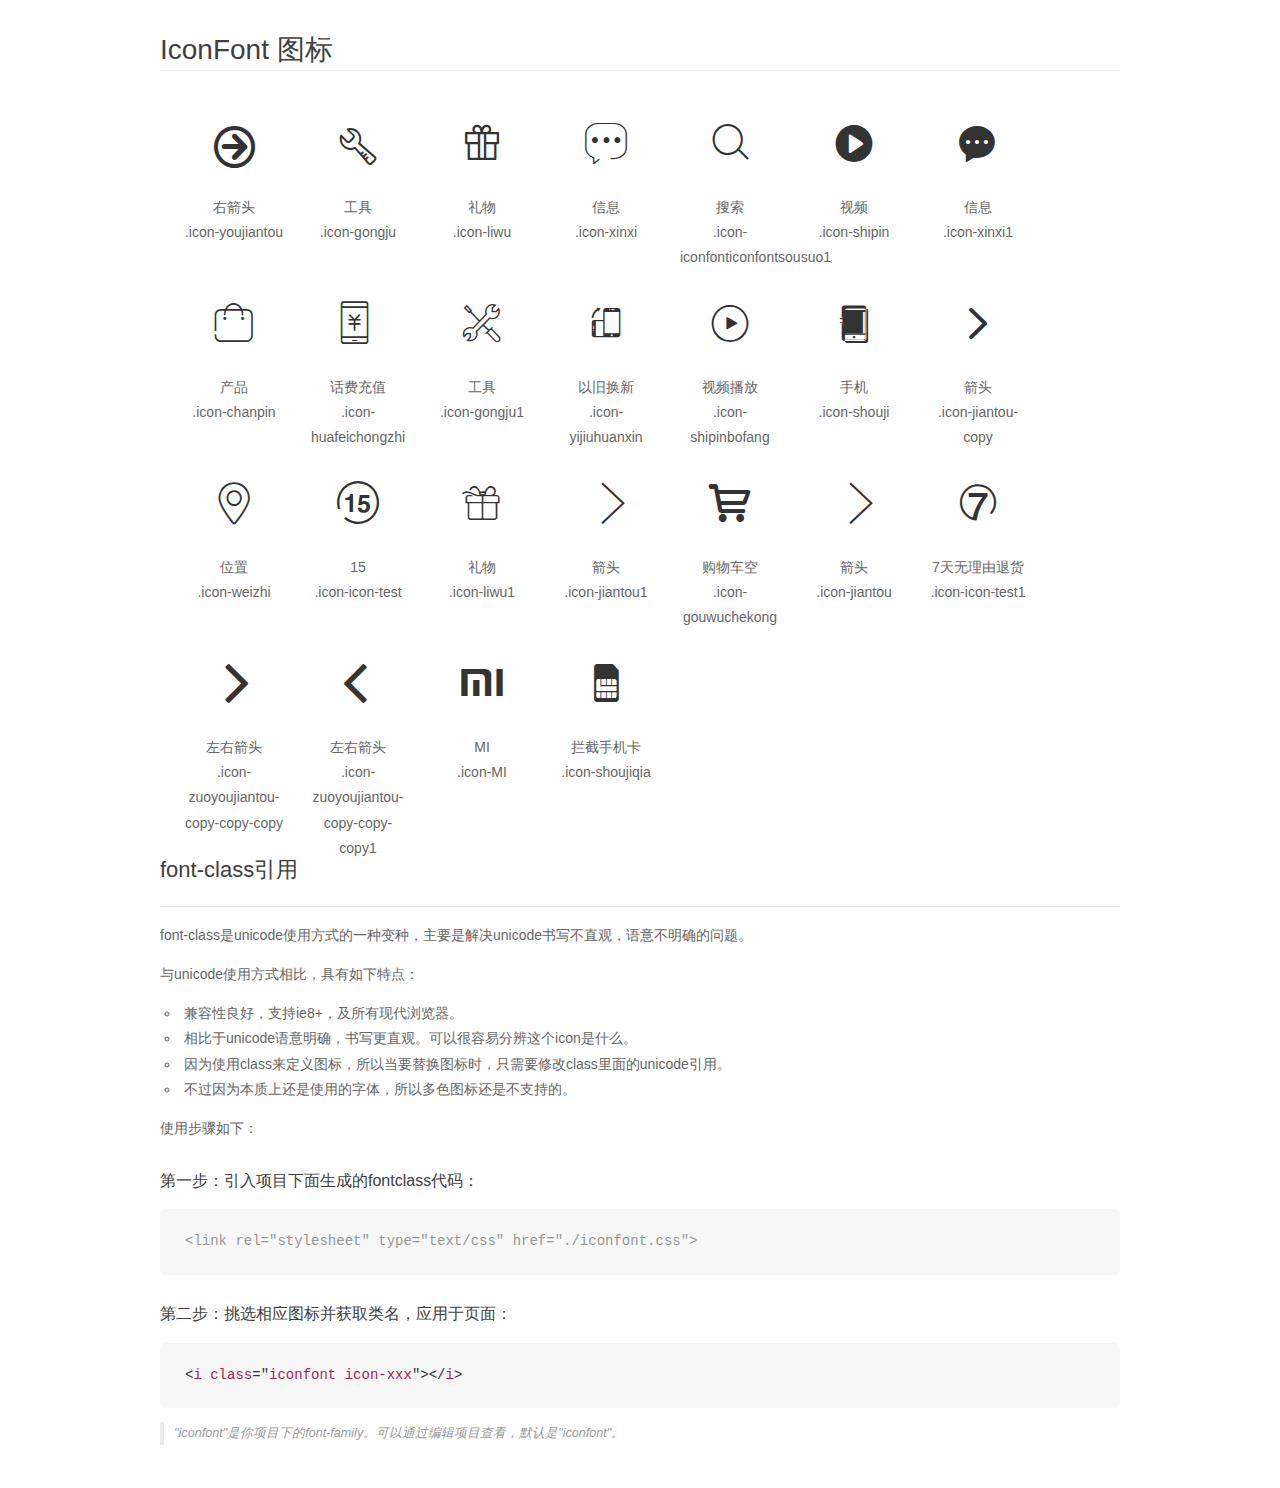
<file: 小米商城/font/demo_fontclass.html>
<!DOCTYPE html>
<html>
<head>
    <meta charset="utf-8"/>
    <title>IconFont</title>
    <link rel="stylesheet" href="demo.css">
    <link rel="stylesheet" href="iconfont.css">
</head>
<body>
    <div class="main markdown">
        <h1>IconFont 图标</h1>
        <ul class="icon_lists clear">
            
                <li>
                <i class="icon iconfont icon-youjiantou"></i>
                    <div class="name">右箭头</div>
                    <div class="fontclass">.icon-youjiantou</div>
                </li>
            
                <li>
                <i class="icon iconfont icon-gongju"></i>
                    <div class="name">工具</div>
                    <div class="fontclass">.icon-gongju</div>
                </li>
            
                <li>
                <i class="icon iconfont icon-liwu"></i>
                    <div class="name">礼物</div>
                    <div class="fontclass">.icon-liwu</div>
                </li>
            
                <li>
                <i class="icon iconfont icon-xinxi"></i>
                    <div class="name">信息</div>
                    <div class="fontclass">.icon-xinxi</div>
                </li>
            
                <li>
                <i class="icon iconfont icon-iconfonticonfontsousuo1"></i>
                    <div class="name">搜索</div>
                    <div class="fontclass">.icon-iconfonticonfontsousuo1</div>
                </li>
            
                <li>
                <i class="icon iconfont icon-shipin"></i>
                    <div class="name">视频</div>
                    <div class="fontclass">.icon-shipin</div>
                </li>
            
                <li>
                <i class="icon iconfont icon-xinxi1"></i>
                    <div class="name">信息</div>
                    <div class="fontclass">.icon-xinxi1</div>
                </li>
            
                <li>
                <i class="icon iconfont icon-chanpin"></i>
                    <div class="name">产品</div>
                    <div class="fontclass">.icon-chanpin</div>
                </li>
            
                <li>
                <i class="icon iconfont icon-huafeichongzhi"></i>
                    <div class="name">话费充值</div>
                    <div class="fontclass">.icon-huafeichongzhi</div>
                </li>
            
                <li>
                <i class="icon iconfont icon-gongju1"></i>
                    <div class="name">工具</div>
                    <div class="fontclass">.icon-gongju1</div>
                </li>
            
                <li>
                <i class="icon iconfont icon-yijiuhuanxin"></i>
                    <div class="name">以旧换新</div>
                    <div class="fontclass">.icon-yijiuhuanxin</div>
                </li>
            
                <li>
                <i class="icon iconfont icon-shipinbofang"></i>
                    <div class="name">视频播放</div>
                    <div class="fontclass">.icon-shipinbofang</div>
                </li>
            
                <li>
                <i class="icon iconfont icon-shouji"></i>
                    <div class="name">手机</div>
                    <div class="fontclass">.icon-shouji</div>
                </li>
            
                <li>
                <i class="icon iconfont icon-jiantou-copy"></i>
                    <div class="name">箭头</div>
                    <div class="fontclass">.icon-jiantou-copy</div>
                </li>
            
                <li>
                <i class="icon iconfont icon-weizhi"></i>
                    <div class="name">位置</div>
                    <div class="fontclass">.icon-weizhi</div>
                </li>
            
                <li>
                <i class="icon iconfont icon-icon-test"></i>
                    <div class="name">15</div>
                    <div class="fontclass">.icon-icon-test</div>
                </li>
            
                <li>
                <i class="icon iconfont icon-liwu1"></i>
                    <div class="name">礼物</div>
                    <div class="fontclass">.icon-liwu1</div>
                </li>
            
                <li>
                <i class="icon iconfont icon-jiantou1"></i>
                    <div class="name">箭头</div>
                    <div class="fontclass">.icon-jiantou1</div>
                </li>
            
                <li>
                <i class="icon iconfont icon-gouwuchekong"></i>
                    <div class="name">购物车空</div>
                    <div class="fontclass">.icon-gouwuchekong</div>
                </li>
            
                <li>
                <i class="icon iconfont icon-jiantou"></i>
                    <div class="name">箭头</div>
                    <div class="fontclass">.icon-jiantou</div>
                </li>
            
                <li>
                <i class="icon iconfont icon-icon-test1"></i>
                    <div class="name">7天无理由退货</div>
                    <div class="fontclass">.icon-icon-test1</div>
                </li>
            
                <li>
                <i class="icon iconfont icon-zuoyoujiantou-copy-copy-copy"></i>
                    <div class="name">左右箭头</div>
                    <div class="fontclass">.icon-zuoyoujiantou-copy-copy-copy</div>
                </li>
            
                <li>
                <i class="icon iconfont icon-zuoyoujiantou-copy-copy-copy1"></i>
                    <div class="name">左右箭头</div>
                    <div class="fontclass">.icon-zuoyoujiantou-copy-copy-copy1</div>
                </li>
            
                <li>
                <i class="icon iconfont icon-MI"></i>
                    <div class="name">MI</div>
                    <div class="fontclass">.icon-MI</div>
                </li>
            
                <li>
                <i class="icon iconfont icon-shoujiqia"></i>
                    <div class="name">拦截手机卡</div>
                    <div class="fontclass">.icon-shoujiqia</div>
                </li>
            
        </ul>

        <h2 id="font-class-">font-class引用</h2>
        <hr>

        <p>font-class是unicode使用方式的一种变种，主要是解决unicode书写不直观，语意不明确的问题。</p>
        <p>与unicode使用方式相比，具有如下特点：</p>
        <ul>
        <li>兼容性良好，支持ie8+，及所有现代浏览器。</li>
        <li>相比于unicode语意明确，书写更直观。可以很容易分辨这个icon是什么。</li>
        <li>因为使用class来定义图标，所以当要替换图标时，只需要修改class里面的unicode引用。</li>
        <li>不过因为本质上还是使用的字体，所以多色图标还是不支持的。</li>
        </ul>
        <p>使用步骤如下：</p>
        <h3 id="-fontclass-">第一步：引入项目下面生成的fontclass代码：</h3>


        <pre><code class="lang-js hljs javascript"><span class="hljs-comment">&lt;link rel="stylesheet" type="text/css" href="./iconfont.css"&gt;</span></code></pre>
        <h3 id="-">第二步：挑选相应图标并获取类名，应用于页面：</h3>
        <pre><code class="lang-css hljs">&lt;<span class="hljs-selector-tag">i</span> <span class="hljs-selector-tag">class</span>="<span class="hljs-selector-tag">iconfont</span> <span class="hljs-selector-tag">icon-xxx</span>"&gt;&lt;/<span class="hljs-selector-tag">i</span>&gt;</code></pre>
        <blockquote>
        <p>"iconfont"是你项目下的font-family。可以通过编辑项目查看，默认是"iconfont"。</p>
        </blockquote>
    </div>
</body>
</html>
</file>
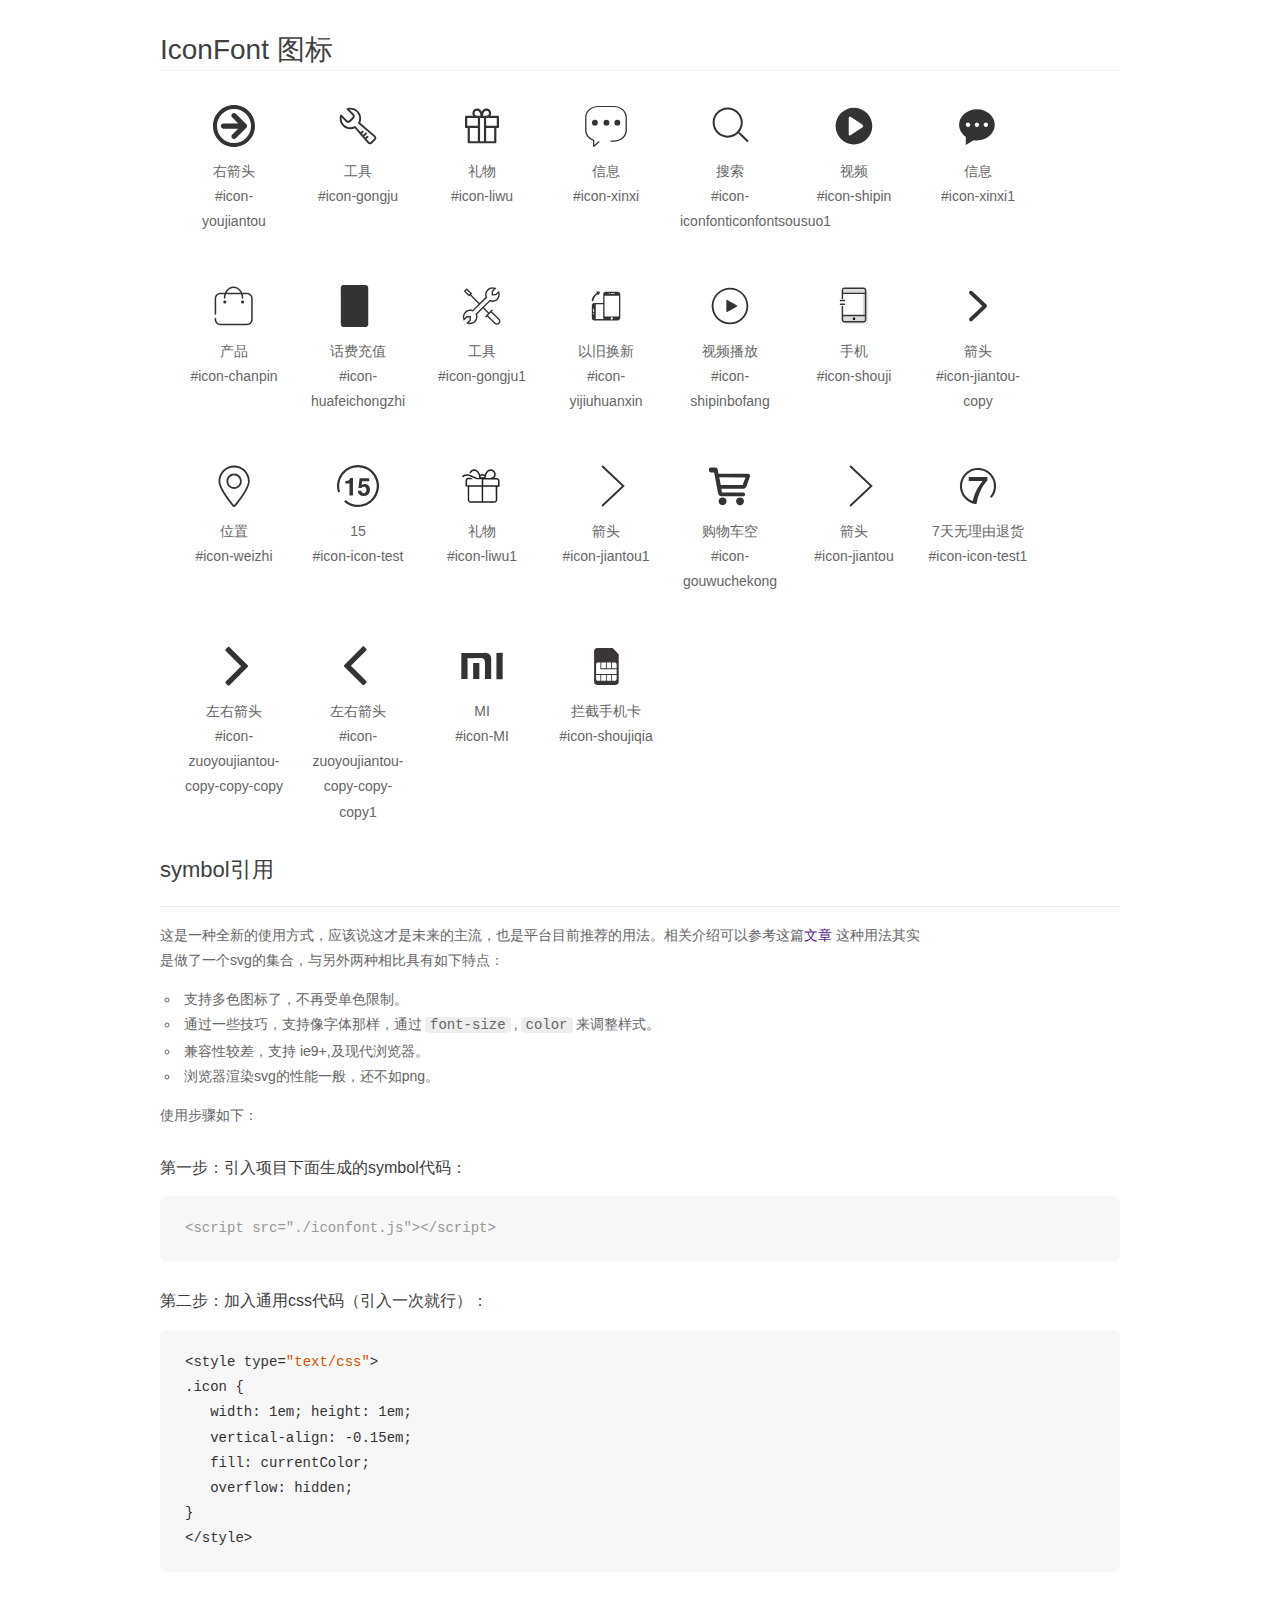
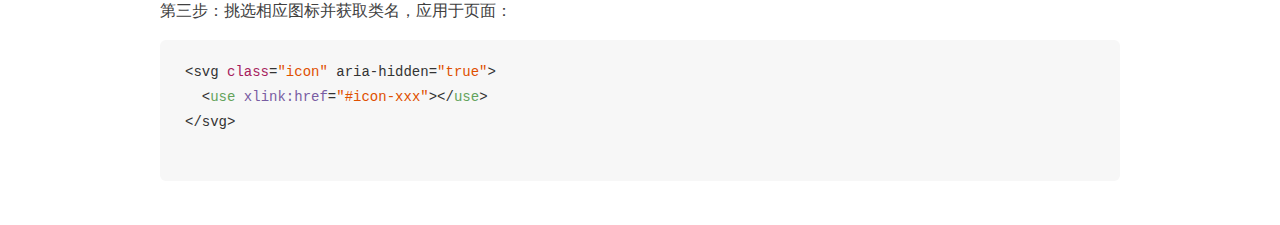
<file: 小米商城/font/demo_symbol.html>
<!DOCTYPE html>
<html>
<head>
    <meta charset="utf-8"/>
    <title>IconFont</title>
    <link rel="stylesheet" href="demo.css">
    <script src="iconfont.js"></script>

    <style type="text/css">
        .icon {
          /* 通过设置 font-size 来改变图标大小 */
          width: 1em; height: 1em;
          /* 图标和文字相邻时，垂直对齐 */
          vertical-align: -0.15em;
          /* 通过设置 color 来改变 SVG 的颜色/fill */
          fill: currentColor;
          /* path 和 stroke 溢出 viewBox 部分在 IE 下会显示
             normalize.css 中也包含这行 */
          overflow: hidden;
        }

    </style>
</head>
<body>
    <div class="main markdown">
        <h1>IconFont 图标</h1>
        <ul class="icon_lists clear">
            
                <li>
                    <svg class="icon" aria-hidden="true">
                        <use xlink:href="#icon-youjiantou"></use>
                    </svg>
                    <div class="name">右箭头</div>
                    <div class="fontclass">#icon-youjiantou</div>
                </li>
            
                <li>
                    <svg class="icon" aria-hidden="true">
                        <use xlink:href="#icon-gongju"></use>
                    </svg>
                    <div class="name">工具</div>
                    <div class="fontclass">#icon-gongju</div>
                </li>
            
                <li>
                    <svg class="icon" aria-hidden="true">
                        <use xlink:href="#icon-liwu"></use>
                    </svg>
                    <div class="name">礼物</div>
                    <div class="fontclass">#icon-liwu</div>
                </li>
            
                <li>
                    <svg class="icon" aria-hidden="true">
                        <use xlink:href="#icon-xinxi"></use>
                    </svg>
                    <div class="name">信息</div>
                    <div class="fontclass">#icon-xinxi</div>
                </li>
            
                <li>
                    <svg class="icon" aria-hidden="true">
                        <use xlink:href="#icon-iconfonticonfontsousuo1"></use>
                    </svg>
                    <div class="name">搜索</div>
                    <div class="fontclass">#icon-iconfonticonfontsousuo1</div>
                </li>
            
                <li>
                    <svg class="icon" aria-hidden="true">
                        <use xlink:href="#icon-shipin"></use>
                    </svg>
                    <div class="name">视频</div>
                    <div class="fontclass">#icon-shipin</div>
                </li>
            
                <li>
                    <svg class="icon" aria-hidden="true">
                        <use xlink:href="#icon-xinxi1"></use>
                    </svg>
                    <div class="name">信息</div>
                    <div class="fontclass">#icon-xinxi1</div>
                </li>
            
                <li>
                    <svg class="icon" aria-hidden="true">
                        <use xlink:href="#icon-chanpin"></use>
                    </svg>
                    <div class="name">产品</div>
                    <div class="fontclass">#icon-chanpin</div>
                </li>
            
                <li>
                    <svg class="icon" aria-hidden="true">
                        <use xlink:href="#icon-huafeichongzhi"></use>
                    </svg>
                    <div class="name">话费充值</div>
                    <div class="fontclass">#icon-huafeichongzhi</div>
                </li>
            
                <li>
                    <svg class="icon" aria-hidden="true">
                        <use xlink:href="#icon-gongju1"></use>
                    </svg>
                    <div class="name">工具</div>
                    <div class="fontclass">#icon-gongju1</div>
                </li>
            
                <li>
                    <svg class="icon" aria-hidden="true">
                        <use xlink:href="#icon-yijiuhuanxin"></use>
                    </svg>
                    <div class="name">以旧换新</div>
                    <div class="fontclass">#icon-yijiuhuanxin</div>
                </li>
            
                <li>
                    <svg class="icon" aria-hidden="true">
                        <use xlink:href="#icon-shipinbofang"></use>
                    </svg>
                    <div class="name">视频播放</div>
                    <div class="fontclass">#icon-shipinbofang</div>
                </li>
            
                <li>
                    <svg class="icon" aria-hidden="true">
                        <use xlink:href="#icon-shouji"></use>
                    </svg>
                    <div class="name">手机</div>
                    <div class="fontclass">#icon-shouji</div>
                </li>
            
                <li>
                    <svg class="icon" aria-hidden="true">
                        <use xlink:href="#icon-jiantou-copy"></use>
                    </svg>
                    <div class="name">箭头</div>
                    <div class="fontclass">#icon-jiantou-copy</div>
                </li>
            
                <li>
                    <svg class="icon" aria-hidden="true">
                        <use xlink:href="#icon-weizhi"></use>
                    </svg>
                    <div class="name">位置</div>
                    <div class="fontclass">#icon-weizhi</div>
                </li>
            
                <li>
                    <svg class="icon" aria-hidden="true">
                        <use xlink:href="#icon-icon-test"></use>
                    </svg>
                    <div class="name">15</div>
                    <div class="fontclass">#icon-icon-test</div>
                </li>
            
                <li>
                    <svg class="icon" aria-hidden="true">
                        <use xlink:href="#icon-liwu1"></use>
                    </svg>
                    <div class="name">礼物</div>
                    <div class="fontclass">#icon-liwu1</div>
                </li>
            
                <li>
                    <svg class="icon" aria-hidden="true">
                        <use xlink:href="#icon-jiantou1"></use>
                    </svg>
                    <div class="name">箭头</div>
                    <div class="fontclass">#icon-jiantou1</div>
                </li>
            
                <li>
                    <svg class="icon" aria-hidden="true">
                        <use xlink:href="#icon-gouwuchekong"></use>
                    </svg>
                    <div class="name">购物车空</div>
                    <div class="fontclass">#icon-gouwuchekong</div>
                </li>
            
                <li>
                    <svg class="icon" aria-hidden="true">
                        <use xlink:href="#icon-jiantou"></use>
                    </svg>
                    <div class="name">箭头</div>
                    <div class="fontclass">#icon-jiantou</div>
                </li>
            
                <li>
                    <svg class="icon" aria-hidden="true">
                        <use xlink:href="#icon-icon-test1"></use>
                    </svg>
                    <div class="name">7天无理由退货</div>
                    <div class="fontclass">#icon-icon-test1</div>
                </li>
            
                <li>
                    <svg class="icon" aria-hidden="true">
                        <use xlink:href="#icon-zuoyoujiantou-copy-copy-copy"></use>
                    </svg>
                    <div class="name">左右箭头</div>
                    <div class="fontclass">#icon-zuoyoujiantou-copy-copy-copy</div>
                </li>
            
                <li>
                    <svg class="icon" aria-hidden="true">
                        <use xlink:href="#icon-zuoyoujiantou-copy-copy-copy1"></use>
                    </svg>
                    <div class="name">左右箭头</div>
                    <div class="fontclass">#icon-zuoyoujiantou-copy-copy-copy1</div>
                </li>
            
                <li>
                    <svg class="icon" aria-hidden="true">
                        <use xlink:href="#icon-MI"></use>
                    </svg>
                    <div class="name">MI</div>
                    <div class="fontclass">#icon-MI</div>
                </li>
            
                <li>
                    <svg class="icon" aria-hidden="true">
                        <use xlink:href="#icon-shoujiqia"></use>
                    </svg>
                    <div class="name">拦截手机卡</div>
                    <div class="fontclass">#icon-shoujiqia</div>
                </li>
            
        </ul>


        <h2 id="symbol-">symbol引用</h2>
        <hr>

        <p>这是一种全新的使用方式，应该说这才是未来的主流，也是平台目前推荐的用法。相关介绍可以参考这篇<a href="">文章</a>
        这种用法其实是做了一个svg的集合，与另外两种相比具有如下特点：</p>
        <ul>
          <li>支持多色图标了，不再受单色限制。</li>
          <li>通过一些技巧，支持像字体那样，通过<code>font-size</code>,<code>color</code>来调整样式。</li>
          <li>兼容性较差，支持 ie9+,及现代浏览器。</li>
          <li>浏览器渲染svg的性能一般，还不如png。</li>
        </ul>
        <p>使用步骤如下：</p>
        <h3 id="-symbol-">第一步：引入项目下面生成的symbol代码：</h3>
        <pre><code class="lang-js hljs javascript"><span class="hljs-comment">&lt;script src="./iconfont.js"&gt;&lt;/script&gt;</span></code></pre>
        <h3 id="-css-">第二步：加入通用css代码（引入一次就行）：</h3>
        <pre><code class="lang-js hljs javascript">&lt;style type=<span class="hljs-string">"text/css"</span>&gt;
.icon {
   width: <span class="hljs-number">1</span>em; height: <span class="hljs-number">1</span>em;
   vertical-align: <span class="hljs-number">-0.15</span>em;
   fill: currentColor;
   overflow: hidden;
}
&lt;<span class="hljs-regexp">/style&gt;</span></code></pre>
        <h3 id="-">第三步：挑选相应图标并获取类名，应用于页面：</h3>
        <pre><code class="lang-js hljs javascript">&lt;svg <span class="hljs-class"><span class="hljs-keyword">class</span></span>=<span class="hljs-string">"icon"</span> aria-hidden=<span class="hljs-string">"true"</span>&gt;<span class="xml"><span class="hljs-tag">
  &lt;<span class="hljs-name">use</span> <span class="hljs-attr">xlink:href</span>=<span class="hljs-string">"#icon-xxx"</span>&gt;</span><span class="hljs-tag">&lt;/<span class="hljs-name">use</span>&gt;</span>
</span>&lt;<span class="hljs-regexp">/svg&gt;
        </span></code></pre>
    </div>
</body>
</html>
</file>
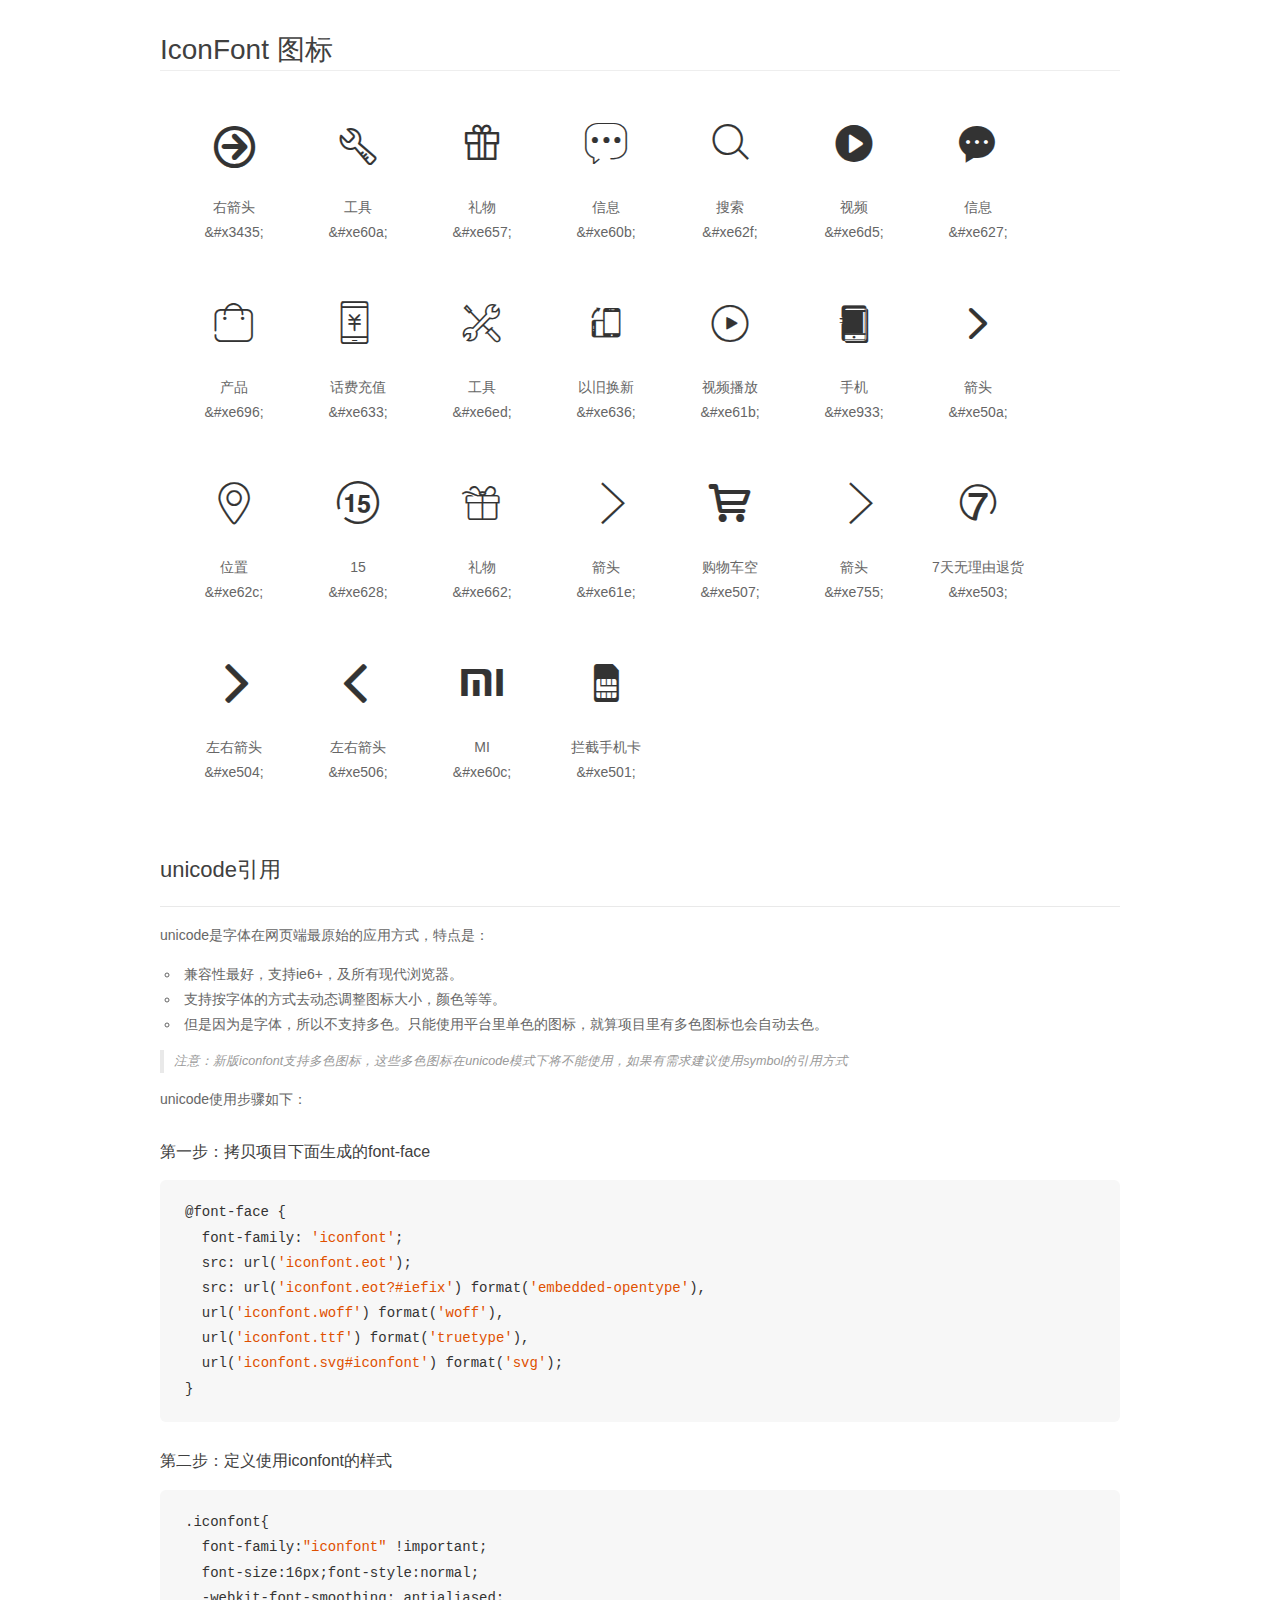
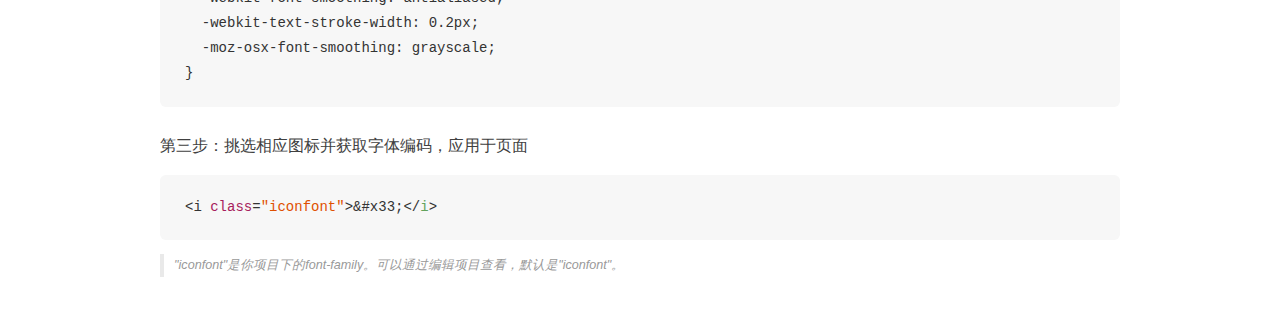
<file: 小米商城/font/demo_unicode.html>
<!DOCTYPE html>
<html>
<head>
    <meta charset="utf-8"/>
    <title>IconFont</title>
    <link rel="stylesheet" href="demo.css">

    <style type="text/css">

        @font-face {font-family: "iconfont";
          src: url('iconfont.eot'); /* IE9*/
          src: url('iconfont.eot#iefix') format('embedded-opentype'), /* IE6-IE8 */
          url('iconfont.woff') format('woff'), /* chrome, firefox */
          url('iconfont.ttf') format('truetype'), /* chrome, firefox, opera, Safari, Android, iOS 4.2+*/
          url('iconfont.svg#iconfont') format('svg'); /* iOS 4.1- */
        }

        .iconfont {
          font-family:"iconfont" !important;
          font-size:16px;
          font-style:normal;
          -webkit-font-smoothing: antialiased;
          -webkit-text-stroke-width: 0.2px;
          -moz-osx-font-smoothing: grayscale;
        }

    </style>
</head>
<body>
    <div class="main markdown">
        <h1>IconFont 图标</h1>
        <ul class="icon_lists clear">
            
                <li>
                <i class="icon iconfont">&#x3435;</i>
                    <div class="name">右箭头</div>
                    <div class="code">&amp;#x3435;</div>
                </li>
            
                <li>
                <i class="icon iconfont">&#xe60a;</i>
                    <div class="name">工具</div>
                    <div class="code">&amp;#xe60a;</div>
                </li>
            
                <li>
                <i class="icon iconfont">&#xe657;</i>
                    <div class="name">礼物</div>
                    <div class="code">&amp;#xe657;</div>
                </li>
            
                <li>
                <i class="icon iconfont">&#xe60b;</i>
                    <div class="name">信息</div>
                    <div class="code">&amp;#xe60b;</div>
                </li>
            
                <li>
                <i class="icon iconfont">&#xe62f;</i>
                    <div class="name">搜索</div>
                    <div class="code">&amp;#xe62f;</div>
                </li>
            
                <li>
                <i class="icon iconfont">&#xe6d5;</i>
                    <div class="name">视频</div>
                    <div class="code">&amp;#xe6d5;</div>
                </li>
            
                <li>
                <i class="icon iconfont">&#xe627;</i>
                    <div class="name">信息</div>
                    <div class="code">&amp;#xe627;</div>
                </li>
            
                <li>
                <i class="icon iconfont">&#xe696;</i>
                    <div class="name">产品</div>
                    <div class="code">&amp;#xe696;</div>
                </li>
            
                <li>
                <i class="icon iconfont">&#xe633;</i>
                    <div class="name">话费充值</div>
                    <div class="code">&amp;#xe633;</div>
                </li>
            
                <li>
                <i class="icon iconfont">&#xe6ed;</i>
                    <div class="name">工具</div>
                    <div class="code">&amp;#xe6ed;</div>
                </li>
            
                <li>
                <i class="icon iconfont">&#xe636;</i>
                    <div class="name">以旧换新</div>
                    <div class="code">&amp;#xe636;</div>
                </li>
            
                <li>
                <i class="icon iconfont">&#xe61b;</i>
                    <div class="name">视频播放</div>
                    <div class="code">&amp;#xe61b;</div>
                </li>
            
                <li>
                <i class="icon iconfont">&#xe933;</i>
                    <div class="name">手机</div>
                    <div class="code">&amp;#xe933;</div>
                </li>
            
                <li>
                <i class="icon iconfont">&#xe50a;</i>
                    <div class="name">箭头</div>
                    <div class="code">&amp;#xe50a;</div>
                </li>
            
                <li>
                <i class="icon iconfont">&#xe62c;</i>
                    <div class="name">位置</div>
                    <div class="code">&amp;#xe62c;</div>
                </li>
            
                <li>
                <i class="icon iconfont">&#xe628;</i>
                    <div class="name">15</div>
                    <div class="code">&amp;#xe628;</div>
                </li>
            
                <li>
                <i class="icon iconfont">&#xe662;</i>
                    <div class="name">礼物</div>
                    <div class="code">&amp;#xe662;</div>
                </li>
            
                <li>
                <i class="icon iconfont">&#xe61e;</i>
                    <div class="name">箭头</div>
                    <div class="code">&amp;#xe61e;</div>
                </li>
            
                <li>
                <i class="icon iconfont">&#xe507;</i>
                    <div class="name">购物车空</div>
                    <div class="code">&amp;#xe507;</div>
                </li>
            
                <li>
                <i class="icon iconfont">&#xe755;</i>
                    <div class="name">箭头</div>
                    <div class="code">&amp;#xe755;</div>
                </li>
            
                <li>
                <i class="icon iconfont">&#xe503;</i>
                    <div class="name">7天无理由退货</div>
                    <div class="code">&amp;#xe503;</div>
                </li>
            
                <li>
                <i class="icon iconfont">&#xe504;</i>
                    <div class="name">左右箭头</div>
                    <div class="code">&amp;#xe504;</div>
                </li>
            
                <li>
                <i class="icon iconfont">&#xe506;</i>
                    <div class="name">左右箭头</div>
                    <div class="code">&amp;#xe506;</div>
                </li>
            
                <li>
                <i class="icon iconfont">&#xe60c;</i>
                    <div class="name">MI</div>
                    <div class="code">&amp;#xe60c;</div>
                </li>
            
                <li>
                <i class="icon iconfont">&#xe501;</i>
                    <div class="name">拦截手机卡</div>
                    <div class="code">&amp;#xe501;</div>
                </li>
            
        </ul>
        <h2 id="unicode-">unicode引用</h2>
        <hr>

        <p>unicode是字体在网页端最原始的应用方式，特点是：</p>
        <ul>
        <li>兼容性最好，支持ie6+，及所有现代浏览器。</li>
        <li>支持按字体的方式去动态调整图标大小，颜色等等。</li>
        <li>但是因为是字体，所以不支持多色。只能使用平台里单色的图标，就算项目里有多色图标也会自动去色。</li>
        </ul>
        <blockquote>
        <p>注意：新版iconfont支持多色图标，这些多色图标在unicode模式下将不能使用，如果有需求建议使用symbol的引用方式</p>
        </blockquote>
        <p>unicode使用步骤如下：</p>
        <h3 id="-font-face">第一步：拷贝项目下面生成的font-face</h3>
        <pre><code class="lang-js hljs javascript">@font-face {
  font-family: <span class="hljs-string">'iconfont'</span>;
  src: url(<span class="hljs-string">'iconfont.eot'</span>);
  src: url(<span class="hljs-string">'iconfont.eot?#iefix'</span>) format(<span class="hljs-string">'embedded-opentype'</span>),
  url(<span class="hljs-string">'iconfont.woff'</span>) format(<span class="hljs-string">'woff'</span>),
  url(<span class="hljs-string">'iconfont.ttf'</span>) format(<span class="hljs-string">'truetype'</span>),
  url(<span class="hljs-string">'iconfont.svg#iconfont'</span>) format(<span class="hljs-string">'svg'</span>);
}
</code></pre>
        <h3 id="-iconfont-">第二步：定义使用iconfont的样式</h3>
        <pre><code class="lang-js hljs javascript">.iconfont{
  font-family:<span class="hljs-string">"iconfont"</span> !important;
  font-size:<span class="hljs-number">16</span>px;font-style:normal;
  -webkit-font-smoothing: antialiased;
  -webkit-text-stroke-width: <span class="hljs-number">0.2</span>px;
  -moz-osx-font-smoothing: grayscale;
}
</code></pre>
        <h3 id="-">第三步：挑选相应图标并获取字体编码，应用于页面</h3>
        <pre><code class="lang-js hljs javascript">&lt;i <span class="hljs-class"><span class="hljs-keyword">class</span></span>=<span class="hljs-string">"iconfont"</span>&gt;&amp;#x33;<span class="xml"><span class="hljs-tag">&lt;/<span class="hljs-name">i</span>&gt;</span></span></code></pre>

        <blockquote>
        <p>"iconfont"是你项目下的font-family。可以通过编辑项目查看，默认是"iconfont"。</p>
        </blockquote>
    </div>


</body>
</html>
</file>
<file: 小米商城/css/index.css>
*{
	margin: 0;
	padding: 0;
	list-style: none;
	text-decoration: none;
	/*box-sizing:border-box;*/
}
body{
	background: #fff;
	font: 14px/1.5 "Helvetica Neue",Helvetica,Arial,"Microsoft Yahei","Hiragino Sans GB","Heiti SC","WenQuanYi Micro Hei",sans-serif;
}
img{
	border: none;
}
.top_ad{
	width: 100%;
	height: 120px;
	background: url(../img/new.jpg) no-repeat center 0;
}
.top_ad a{
	display: block;
	width: 100%;
	height: 100%;
}
main{
	width: 1226px;
	height: 100%;
	margin: 0 auto;	
}
/*头部开始----------------------------------*/
header{
	width: 100%;
	height: 40px;
	background: #333333;
}
header main{
	width: 1226px;
	height: 100%;
	margin: 0 auto;	
}
header main .header_left{
	width: 590px;
	height: 100%;
	float: left;
}
header main .header_left li{
	margin-top: 15px; 
	float: left;
	height: 12px;
	padding: 0 7px;
	border-right: 1px solid #3B423B;
	line-height: 10px;
}
header main .header_left li a{
	color: #B0B0B0;
	font-size: 12px;
}
header main .header_left li a:hover{
	color: #FFFFFF;
	/*transition: 0.8s;*/
}

header main .header_left .first{
	padding-left: 0;
}
header main .header_left .last{
	border: none;
}
header main .header_right{
	width: 273px;
	height: 100%;
	float: right;
}
header main .header_right .header_r_l{
	float: left;
	line-height: 38px;
}
header main .header_right .header_r_l a{
	color: #B0B0B0;
	font-size: 12px;
	padding-right: 2px; 
}
header main .header_right .header_r_l .xxtz{
	padding-left: 6px; 
}
header main .header_right .header_r_l span{
	color: #3B423B;
	font-size: 13px;
}
header main .header_right .header_r_l a:hover{
	color: #fff;
}
header main .header_right .header_r_r{
	width: 120px;
	height: 40px;
	background: #424242;
	float: right;
}
header main .header_right .header_r_r a{
	display: block;
	width: 100%;
	height: 100%;
	line-height: 40px;
	color: #B0B0B0;
	font-size: 12px;
}
header main .header_right .header_r_r a .car{
	display: block;
	width: 20px;
	height: 20px;
	background: url(../img/car2.png) no-repeat;
	float: left;
	margin: 10px 4px 10px 16px;
}
header main .header_right .header_r_r a:hover{
	background: #FFFFFF;
	color: #FF6700;
}
header main .header_right .header_r_r a:hover .car{
	background: url(../img/car1.png) no-repeat;
}
/*头部结束---------------------------------*/
/*导航开始---------------------------------*/
.nav{
	width: 100%;
	height: 100px;
	position: relative;
}

.nav .active{
	width: 100%;
	height: 0px;
	position: absolute;
	top: 100px;
	z-index: 900;
	border-top: 1px solid #e0e0e0;
	background: #fff;
	margin: 0 auto;
	box-shadow: 0 3px 4px rgba(0,0,0,0.18);
}

.nav main .logo{
	float: left;
	width: 55px;
	height: 55px;
	margin-top: 22px; 
	float: left;
	background-color: #FF6700; 
	background-image: url(../img/mi-logo.png);
	background-repeat: no-repeat;
	background-position: center;
}
.nav main .gif{
	margin-top: 17px; 
	width: 165px;
	height: 66px;
	float: left;
	background: url(../img/yiyuanyingbijiben.gif) no-repeat center center;
	margin-left: 14px; 

}
.nav main nav{
	float: left;
	width: 655px;
	height: 100%;
}
.nav main nav .nav_all{
	width: 551px;
	height: 88px;
	padding: 12px 0 0 0px;
	line-height: 76px;
	position: relative;
	float: left;
}
.nav main nav .nav_all li{
	float: left;
	height: 100%;
}
.nav main nav .nav_all li a{
	display: block;
    padding: 0px 10px;
    color: #333;
    font-size: 16px;
}
.nav main nav .nav_all li a:hover{
	color: #FF6700;
}
.nav main nav .fz{
	float: left;
	height: 100%;
}
.nav main nav .fz a{
	display: block;
	padding: 0px 10px;
	color: #333;
	font-size: 16px;
	line-height: 98px;
}
.nav main nav .fz:hover a{
	color: #FF6700;
}
.nav main nav .nav_all .none{
	box-shadow: 0 3px 4px rgba(0,0,0,0.18);
	transition: box-shadow .2s;
	position: absolute;
	top: 100px;
	left: -296px;
	z-index: 200;
	width: 1349px;
	height: 230px;
	border-top: 1px solid #e0e0e0;
	background: #fff;
	display: none;
}

/*-----------------------------------------------------*/
.nav main nav .nav_all .none .show{
	position: absolute;
	z-index: 999;
	left: 60px;
	margin: 0 auto;
	display: none;
}
.nav main nav .nav_all .none .show .showcont{
	width: 1226px;
	margin-right: auto;
	margin-left: auto;
}
.nav main nav .nav_all .none .show .showcont .downshow{
	margin: 0;
	padding: 0;
	list-style-type: none;
	font-size: 12px;
}
.nav main nav .nav_all .none .show .showcont .downshow li{
	position: relative;
	float: left;
	width: 180px;
	padding: 35px 12px 0;
	text-align: center;
}
.nav main nav .nav_all .none .show .showcont .downshow li .spic{
	width: 160px;
	height: 110px;
	margin: 0 auto 16px;
	text-align: center;
}
.nav main nav .nav_all .none .show .showcont .downshow li .spic a{
	display: block;
	color: #757575;
}
.nav main nav .nav_all .none .show .showcont .downshow li .spic a img{
	width: 160px;
	height: 110px;
}
.nav main nav .nav_all .none .show .showcont .downshow li::after{
	content: "";
	display: block;
	position: absolute;
	left: 0;
	top: 35px;
	z-index: 1;
	width: 1px;
	height: 100px;
	background-color: #e0e0e0;
}
.nav main nav .nav_all .none .show .showcont .downshow li.firstshow::after{
	content: '';
	display: none;
}
.nav main nav .nav_all .none .show .showcont .downshow li .stitle{
	margin: 0;
	line-height: 20px;
	color: #333;
}
.nav main nav .nav_all .none .show .showcont .downshow li .stitle .par{
	font-size: 12px;
}
.nav main nav .nav_all .none .show .showcont .downshow li .jiage{
	margin: 0;
	line-height: 20px;
	color: #ff6700;
}

.nav main .search{
	width: 296px;
	height: 50px;
	margin-top: 25px;
	float: right;
	position: relative;
}
.nav main .search:hover .ss{
	border: 1px solid #B0B0B0;
}
.nav main .search .ss{
	width: 243px;
	height: 48px;
	border: 1px solid #E0E0E0;
	float: left;
}   
.nav main .search .zizi{
	width: 51px;
	height: 50px;
	border: 1px solid #E0E0E0;
	border-left: none;
	float: right;
	background: url(../img/s2.png) no-repeat center;
	background-color: #fff;
	background-size: 20px 20px; 
}
.nav main .search:hover .zizi{
	border: 1px solid #B0B0B0;
	border-left: none;
}
.nav main .search .zizi:hover{
	background: url(../img/s1.png) no-repeat center;
	background-color: #FF6700;
	background-size: 20px 20px;
}
.nav main .search .input_ad{
	width: 142px;
	height: 18px;
	position: absolute;
	left: 92px; 
	top: 16px;
	text-align: center;
	line-height: 18px;
}
.nav main .search .input_ad .ad_l{
	width: 70px;
	height: 100%;
	float: left;
}
.nav main .search .input_ad .ad_r{
	width: 67px;
	height: 100%;
	float: right;
}
.nav main .search .input_ad a{
	color: #757575;
	font-size: 12px;
	display: block;
	width: 100%;
	height: 100%;
	background: #EEEEEE;
}
.nav main .search .input_ad a:hover{
	background: #FF6700;
	color: #fff;
	transition: 0.5s;
}
/*导航结束---------------------------------*/
/*banner开始-------------------------------*/
.banner{
	width: 100%;
	height: 460px;
}
.banner main{
	position: relative; 
}
.banner main .bigbox{
	width: 100%;
	height: 100%;
}
.banner main .img_box{
	width: 100%;
	height: 100%;
	position: relative;
}
.banner main .img_box a{
	width: 100%;
	height: 100%;
	position: absolute;
	top: 0;
	left: 0;
	display: none;
}
.banner main .img_box a.active{
	display: block;
}
.banner main .banner_nav{
	position: absolute;
	left: 0;
	top: 0;
	width: 234px;
	height: 460px;
	z-index: 40;
}
.banner main .banner_nav .word{
	width: 100%;
	height: 420px;
	padding: 20px 0; 
	background: rgba(0,0,0,0.6);
}
.banner main .banner_nav .word .navbox{
	width: 234px;
	height: 42px;
	z-index: 60;
	line-height: 42px;
}
.banner main .banner_nav .word .navbox .name-nav{
	display: block;
	width: 204px;
	height: 100%;
	color: #fff;
    padding-left: 30px;
    position: relative;
}
.banner main .banner_nav .word .navbox:hover{
	background: #FF6700;
}
.banner main .banner_nav .word .navbox a .jt{
	width: 16px;
	height: 16px;
	background: black;
	position: absolute;
    top: 12px;
    right: 20px;
    background: url(../img/jt.png) no-repeat center;
}


.banner main .banner_nav .word li div{
	height: 100%;
	position: absolute;
	top: 0;
	left: 234px;
	box-shadow: 0 8px 16px rgba(0,0,0,0.18);
	background-color: #fff;
	display: none;
	z-index: 666;
}
.banner main .banner_nav .word li:hover div{
	display: block;
}
.banner main .banner_nav .word li div ul{
	float: left;
	width: 265px;
	height: 100%;
}
.banner main .banner_nav .word li div ul li{
	position: relative;
	float: left;
	width: 265px;
	height: 76px;
}
.banner main .banner_nav .word li div ul li .block-top{
	line-height: 40px;
	display: block;
	padding: 18px 0 18px 20px;
	color: #333;
	width: 170px;
	height: 100%;
	box-sizing: border-box;
}

.banner main .banner_nav .word li div ul li .lang{
	margin-left: 20px;
	line-height: 40px;
	display: block;
	padding: 18px 0px;
	color: #333;
	width: 190px;
	height: 100%;
	box-sizing: border-box;
	overflow: hidden;
}
.banner main .banner_nav .word li div ul li .block-top img{
	margin-right: 12px;
	display: block;
	width: 40px;
	height: 40px;
	float: left;
}
.banner main .banner_nav .word li div ul li .block-top:hover span{
	color: #ff6700;
	transition: all 0.3s;
}
.banner main .banner_nav .word li div ul li .block-top span{
	float: left;
	height: 40px;
	overflow: hidden;
}
.banner main .banner_nav .word li div ul li .block-bot{
	position: absolute;
	right: 10px;
	top: 26px;
	width: 58px;
	height: 22px;
	text-align: center;
	line-height: 22px;
	background: #fff;
	color: #ff6700;
	border: 1px solid #ff6700;
	box-sizing: border-box;
	transition: all 0.3s;
}
.banner main .banner_nav .word li div ul li .block-bot:hover{
	background-color: #ff6700;
	color: #fff;
}

.banner main .banner_nav .word li:nth-of-type(1) div{
	width: 795px;
}

.banner main .banner_nav .word li:nth-of-type(2) div{
	width: 530px;
}
.banner main .banner_nav .word li:nth-of-type(3) div{
	width: 992px;
}
.banner main .banner_nav .word li:nth-of-type(3) div ul{
	width: 248px;
}
.banner main .banner_nav .word li:nth-of-type(4) div{
	width: 992px;
}
.banner main .banner_nav .word li:nth-of-type(4) div ul{
	width: 248px;
}
.banner main .banner_nav .word li:nth-of-type(5) div{
	width: 530px;
}
.banner main .banner_nav .word li:nth-of-type(6) div{
	width: 992px;
}
.banner main .banner_nav .word li:nth-of-type(6) div ul{
	width: 248px;
}
.banner main .banner_nav .word li:nth-of-type(7) div{
	width: 265px;
}
.banner main .banner_nav .word li:nth-of-type(8) div{
	width: 265px;
}
.banner main .banner_nav .word li:nth-of-type(9) div{
	width: 265px;
}
.banner main .banner_nav .word li:nth-of-type(10) div{
	width: 265px;
}


.banner main .btn_l{
	width: 41px;
	height: 69px;
	position: absolute;
	left: 234px;
	top: 0;
	bottom: 0;
	margin-top: auto; 
	margin-bottom: auto;
	z-index: 20;
	border-top-right-radius: 3px;
	border-bottom-right-radius: 3px;
	background: url(../img/icon-slides.png) no-repeat -84px 50%;
	cursor: pointer;
}
.banner main .btn_l:hover{
	background: url(../img/icon-slides.png) no-repeat 0px 50%;
}
.banner main .btn_r{
	width: 41px;
	height: 69px;
	/*background: #000;*/
	position: absolute;
	right: 0;
	top: 0;
	bottom: 0;
	margin-top: auto; 
	margin-bottom: auto; 
	z-index: 20;
	border-top-left-radius: 3px;
	border-bottom-left-radius: 3px;
	background: url(../img/icon-slides.png) no-repeat -125px 50%;
	cursor: pointer;
}
.banner main .btn_r:hover{
	background: url(../img/icon-slides.png) no-repeat -42px 50%;
}
.banner main .point{
	width: 120px;
	height: 18px;
	position: absolute;
	bottom: 20px;
	right: 30px;
	z-index: 50;
}
.banner main .point li{
    width: 6px;
    height: 6px;
    margin: 2px 5px;
    border: 2px solid #fff;
    border-color: rgba(255,255,255,0.3);
    border-radius: 10px;
    float: left;
    background: rgba(0,0,0,0.4);	
    cursor: pointer;
}
.banner main .point .active{
    background: rgba(255,255,255,0.4);
    border-color: rgba(0,0,0,0.4);
}
/*banner结束-------------------------------*/

/*小米广告开始--------------------------*/
.xiaomi{
	width: 100%;
	height: 170px;
	margin-top: 14px; 
	margin-bottom: 26px; 
}
.xiaomi main .xm_left{
	width: 234px;
	height: 100%;
	background: black;
	float: left;
}
.xiaomi main .xm_right{
	width: 978px;
	height: 100%;
	float: left;
	margin-left: 14px; 
}
.xiaomi main .xm_left .six{
	width: 228px;
	height: 164px;
    padding: 3px;
    font-size: 12px;
    text-align: center;
    background: #5f5750;
}
.xiaomi main .xm_left .six li{
	position: relative;
    float: left;
    width: 70px;
    height: 82px;
    padding: 0 3px;
}
.xiaomi main .xm_left .six .six_two::after,.xiaomi main .xm_left .six .six_three::after{
	content: "";
	display: block;
	position: absolute;
    top: 6px;
    left: 0;
    width: 1px;
    height: 70px;
    background: #665e57;
}
.xiaomi main .xm_left .six .six_four::before{
	content: "";
	display: block;
	position: absolute;
    top: -1px;
    left: 6px;
    width: 64px;
    height: 1px;
    background: #665e57;
}
.xiaomi main .xm_left .six .six_five::before,.xiaomi main .xm_left .six .six_six::before{
	content: "";
	display: block;
	position: absolute;
    top: -1px;
    left: 6px;
    width: 64px;
    height: 1px;
    background: #665e57;
}

.xiaomi main .xm_left .six .six_five::after,.xiaomi main .xm_left .six .six_six::after{
	content: "";
	display: block;
	position: absolute;
    top: 6px;
    left: 0;
    width: 1px;
    height: 70px;
    background: #665e57;
}

.xiaomi main .xm_left .six li a:hover{
	color: #fff;
}
.xiaomi main .xm_left .six li a{
    color: #CFCDCB;
    display: block;
    width: 70px;
    height: 64px;
    line-height: 55px;
}
.xiaomi main .xm_left .six li a i{
	display: block;
    height: 24px;
    margin-bottom: 4px;
    font-size: 24px;
    line-height: 61px;
}

.xiaomi main .xm_right .three{
	width: 100%;
	height: 100%;
}
.xiaomi main .xm_right .three li{
	width: 316px;
	height: 170px;
	float: left;
    margin-left: 15px;
}
.xiaomi main .xm_right .three .one{
	margin: 0;
}
.xiaomi main .xm_right .three li a,.xiaomi main .xm_right .three li a img{
	display: block;
	width: 100%;
	height: 100%;
}
/*小米广告结束---------------------------*/
/*小米明星单品---------------------------*/
.mistar{
	width: 100%;
	height: 438px;
}

.mistar main .star_top{
	width: 100%;
	height: 58px;
	background: #fff;
	position: relative;
}
.mistar main .star_top h2{
	width: 100%;
	height: 100%;
	line-height: 58px;
    font-size: 22px;
    font-weight: normal;
    color: #333;
}
.mistar main .star_top .top_btn{
	width: 69px;
	height: 22px;
	position: absolute;
	right: 0;
	top: 24px;
	border: 1px solid #E0E0E0;
}
.mistar main .star_top .top_btn .top_btn_l{
	width: 24px;
    height: 16px;
    float: left;
    padding: 3px 5px;
	border-right: 1px solid #E0E0E0;
	background: url(../img/jt3.png) no-repeat center;
}
.mistar main .star_top .top_btn .top_btn_r{
	width: 23px;
    height: 16px;
    float: left;
    padding: 3px 5px;
    background: url(../img/jt4.png) no-repeat center;
}
.mistar main .star_top .top_btn .active:hover{
	transition: all 1s;
	background: url(../img/jt5.png) no-repeat center;
}
.mistar main .star_top .top_btn .moe:hover{
	transition: all 1s;
	background: url(../img/jt6.png) no-repeat center;
}
.mistar main .star_bot{
	width: 100%;
	height: 340px;
	position: relative;
    overflow: hidden;
}
.mistar main .star_bot .play{
    width: 2480px;
    height: 100%;
	position: absolute;
	left: 0;
    /*margin-left: 0px;*/
}
.mistar main .star_bot .play li{
	width: 234px;
	height: 300px;
	padding-top: 39px;
	margin-right: 14px; 
	background: #FAFAFA;
	float: left;
	text-align: center;
}
.mistar main .star_bot .play .text1,.text6{
	border-top: 1px solid #FFAC13; 
}
.mistar main .star_bot .play .text2,.text7{
	border-top: 1px solid #83C44E; 
}
.mistar main .star_bot .play .text3,.text8{
	border-top: 1px solid #2196F3; 
}
.mistar main .star_bot .play .text4,.text9{
	border-top: 1px solid #E53935;  
}
.mistar main .star_bot .play .text5,.text0{
	border-top: 1px solid #00C0A5; 
}
.mistar main .star_bot .play li .a_star{
	display: block;
	width: 160px;
	height: 160px;
	margin: 0 auto;
	margin-bottom: 28px;
	background: #FAFAFA;
}
.mistar main .star_bot .play li .a_star img{
	display: block;
	width: 160px;
	height: 160px;
}
.mistar main .star_bot .play li .names{
	margin: 0 20px 3px;
    font-size: 14px;
    font-weight: 400;
    overflow: hidden;
}
.mistar main .star_bot .play li .names a{
	color: #212121;
}
.mistar main .star_bot .play li .a_p1{
    height: 18px;
    margin: 0 20px 12px;
    font-size: 12px;
    color: #b0b0b0;
}
.mistar main .star_bot .play li .a_p2{
	color: #ff6709;
}
/*小米明星单品结束------------------------*/
/*家电开始--------------------------------*/
.page_main{
	width: 100%;
	height: 5243px;
    background: #f5f5f5;
    padding-top: 60px;
}
.page_main .jd{
	width: 1226px;
	height: 680px;
	margin: 0 auto; 
	margin-bottom: 13px; 
}
.page_main .jd .jd_top{
	width: 100%;
	height: 58px;
	line-height: 58px;
}
.page_main .jd .jd_top .jd_l{
	float: left;
	width: 500px;
	height: 100%;
    font-size: 22px;
    font-weight: normal;
    color: #333;
}
.page_main .jd .jd_top .jd_r{
	width: 282px;
	height: 42px;
	float: right;
}

.page_main .jd .jd_top .zn{
	width: 326px;
}

.page_main .jd .jd_top .dp{
	width: 328px;
}
.page_main .jd .jd_top .pj{
	width: 296px;
}
.page_main .jd .jd_top .zb{
	width: 342px;
}

.page_main .jd .jd_top .jd_r .xxk{
    padding-top: 16px;
    font-size: 16px;
    width: 100%;
    height: 26px;
}
.page_main .jd .jd_top .jd_r .xxk li{
	float: left;
	height: 26px;
	text-align: center;
	line-height: 26px;
	margin-left: 30px; 
	color: #424242;
	cursor: pointer;
	border-bottom: 2px solid #F5F5F5;
	transition: border .8s;
}
.page_main .jd .jd_top .jd_r .xxk .active{
	color: #FF6700;
	border-bottom: 2px solid #ff6700;

}
.page_main .jd .jd_bot{
	height: 628px;
	width: 100%;
}
.page_main .jd .jd_bot .jd_bot_left{
	width: 234px;
	height: 614px;
	float: left;
}
.page_main .jd .jd_bot .jd_bot_left .jd_bot_left_float{
    transition: all .3s;
}

.page_main .jd .jd_bot .jd_bot_left .zn_top{
    transition: all .3s;
}
.page_main .jd .jd_bot .jd_bot_left .zn_top:hover{
	box-shadow: 0px 0px 20px 0px rgba(0,0,0,0.2);
	transform: translateY(-3px);
}
.page_main .jd .jd_bot .jd_bot_left .jd_bot_left_float:hover{
	box-shadow: 0px 0px 20px 0px rgba(0,0,0,0.2);
	transform: translateY(-3px);
}

.page_main .jd .jd_bot .jd_bot_left .zn_top{
	width: 234px;
	height: 300px;
	margin: 0 0 14px 0px;
	background: #fff;
}

.page_main .jd .jd_bot .jd_bot_left .zn_top a,.page_main .jd .jd_bot .jd_bot_left .zn_top a img{
	display: block;
	width: 100%;
	height: 100%;
}

.page_main .jd .jd_bot .jd_bot_left a,.page_main .jd .jd_bot .jd_bot_left a img{
	display: block;
	width: 100%;
	height: 100%;
}
.page_main .jd .jd_bot .jd_bot_right{
	width: 978px;
	height: 614px;
	float: left;
	margin-left: 14px;
	position: relative;
}
.page_main .jd .jd_bot .jd_bot_right .right_8{
	width: 100%;
	height: 100%;
	display: none;
	position: absolute;
	top:0;
	left:0;
}
.page_main .jd .jd_bot .jd_bot_right .active{
	display: block;
}
.page_main .jd .jd_bot .jd_bot_right .right_8 li{
	width: 234px;
	height: 300px;
	float: left;
	margin: 0 0 14px 14px;
	background: #fff;
	position: relative;
	text-align: center;
	overflow: hidden;
	transition: all 0.3s;
}

.page_main .jd .jd_bot .jd_bot_right .right_8 li:hover{
	box-shadow: 0px 0px 20px 0px rgba(0,0,0,0.2);
	transform: translateY(-3px); 
}

.page_main .jd .jd_bot .jd_bot_right .right_8 li:hover .bottomyc{
	bottom: 0;
}
.page_main .jd .jd_bot .jd_bot_right .right_8 .small{
	margin: 0 0 14px 0;
}
.page_main .jd .jd_bot .jd_bot_right .right_8 li .dazhe{
	width: 64px;
	height: 20px;
	background: #E53935;
	position: absolute;
	left: 0;
	right: 0;
	margin-left: auto; 
	margin-right: auto;
	top: 0; 
	line-height: 20px;
	color: #fff;
	font-size: 12px;
}
.page_main .jd .jd_bot .jd_bot_right .right_8 li .bottomyc{
	width: 234px;
	height: 76px;
	background: #FF6700;
	position: absolute;
	bottom: -76px;
	z-index: 50;
	transition: all 0.3s;
}
.page_main .jd .jd_bot .jd_bot_right .right_8 li .bottomyc a{
	display: block;
    padding: 8px 30px;
    text-align: left;
    color: #FFFFFF;
    font-size: 12px;
}
.page_main .jd .jd_bot .jd_bot_right .right_8 li .bottomyc a .span1{
    padding-right: 30px;
}
.page_main .jd .jd_bot .jd_bot_right .right_8 li .bottomyc a .span2{
	color: #FFC299;
}
.page_main .jd .jd_bot .jd_bot_right .right_8 li .main_img{
	width: 150px;
	height: 150px;
	margin: 0 auto;
	margin-top: 34px; 
	margin-bottom: 18px; 
}
.page_main .jd .jd_bot .jd_bot_right .right_8 li .main_img a,.page_main .jd .jd_bot .jd_bot_right .right_8 li .main_img a img{
	display: block;
	width: 100%;
	height: 100%;
}
.page_main .jd .jd_bot .jd_bot_right .right_8 li .main_a{
	color: #333;
}
.main_pt{
	margin: 0 10px 10px 10px;
	color: #B0B0B0;
	font-size: 12px;
}
.main_pb span{
	color: #FF6700;
}
.main_pb s{
	color: #B0B0B0;
	text-decoration: line-through;
}
.page_main .jd .jd_bot .jd_bot_right .right_8 .last_s{
	width: 234px;
	height: 143px;
	position: relative;
}
.page_main .jd .jd_bot .jd_bot_right .right_8 .last_s .p1{
    margin: 40px 110px 5px 6px;
}
.page_main .jd .jd_bot .jd_bot_right .right_8 .last_s .p1 a{
	color: #333;
}
.page_main .jd .jd_bot .jd_bot_right .right_8 .last_s .p2{
    margin-left: -137px;
    color: #FF6700;
    font-size: 14px;
}
.page_main .jd .jd_bot .jd_bot_right .right_8 .last_s .pos{
	width: 80px;
	height: 80px;
	position: absolute;
    right: 20px;
    top: 32px;
}
.page_main .jd .jd_bot .jd_bot_right .right_8 .last_s .pos a,.page_main .jd .jd_bot .jd_bot_right .right_8 .last_s .pos a img{
	display: block;
	width: 100%;
	height: 100%;
}
.page_main .jd .jd_bot .jd_bot_right .right_8 .last_s .last_s_l{
	width: 94px;
	height: 45px;
	position: absolute;
	left: 19px;
	top: 50px;
}
.page_main .jd .jd_bot .jd_bot_right .right_8 .last_s .last_s_l a{
	display: block;
	width: 100%;
	height: 100%;
	color: #333333;
	font-size: 18px;
}
.page_main .jd .jd_bot .jd_bot_right .right_8 .last_s .last_s_l a span{
	font-size: 12px;
	color: #757575;
	padding-right: 48px; 
	display: block;
}
.page_main .jd .jd_bot .jd_bot_right .right_8 .last_s .last_s_r{
	width: 48px;
	height: 48px;
	position: absolute;
	right: 36px;
	top: 45px;
	text-align: center;
	line-height: 48px;
}
.page_main .jd .jd_bot .jd_bot_right .right_8 .last_s .last_s_r a{
	display: block;
	width: 100%;
	height: 100%;
}
.page_main .jd .jd_bot .jd_bot_right .right_8 .last_s .last_s_r a .icon-youjiantou{
	font-size: 48px;
	color: #FF6700;
}
.page_main .zz .jd_bot .jd_bot_right .right_8 li .main_pt{
	color: #ff6700;
	font-size: 14px;
}
.page_main .zz .jd_bot .jd_bot_right .right_8 li .main_pt s{
	color: #B0B0B0;
	text-decoration: line-through;
}
.page_main .zz .jd_bot .jd_bot_right .right_8 li .main_pb{
	font-size: 12px;
}
.page_main .zz .jd_bot .jd_bot_right .right_8 li .main_pb span{
	color: #B0B0B0;
}

.page_main .zz .jd_bot .jd_bot_right .right_8 .last_s .p2{
	margin-left: -160px; 
}
/*为你推荐开始*/
.recommend{
	height: 358px;
	width: 1226px;
	margin: 0 auto;
	margin-bottom: 22px;
}

.recommend .recommend_top{
	width: 100%;
	height: 58px;
	background: #F5F5F5;
	position: relative;
}
.recommend .recommend_top h2{
	width: 100%;
	height: 100%;
	line-height: 58px;
    font-size: 22px;
    font-weight: normal;
    color: #333;
}
.recommend .recommend_top .recommend_btn{
	width: 69px;
	height: 22px;
	position: absolute;
	right: 0;
	top: 24px;
	border: 1px solid #E0E0E0;
}
.recommend .recommend_top .recommend_btn .recommend_btn_l{
	width: 24px;
    height: 16px;
    float: left;
    padding: 3px 5px;
	border-right: 1px solid #E0E0E0;
	background: url(../img/jt3.png) no-repeat center;
}
.recommend .recommend_top .recommend_btn .recommend_btn_r{
	transition: all 0.5s;
	width: 23px;
    height: 16px;
    float: left;
    padding: 3px 5px;
    background: url(../img/jt4.png) no-repeat center;
}
.recommend .recommend_top .recommend_btn .active:hover{
	background: url(../img/jt5.png) no-repeat center;
}
.recommend .recommend_top .recommend_btn .moe:hover{
	background: url(../img/jt6.png) no-repeat center;
}
.recommend .recommend_bot{
	width: 100%;
	height: 320px;
    overflow: hidden;
    background: #F5F5F5;
	position: relative;
}
.recommend .recommend_bot .recommend_play{
    width: 4960px;
    height: 314px;
	position: absolute;
	left: 0;
}
.recommend .recommend_bot .recommend_play li{
	width: 234px;
	height: 300px;
	margin-right: 14px; 
	background: #FFFFFF;
	float: left;
	text-align: center;
	transition: all 0.5s;
}
.recommend .recommend_bot .recommend_play li:hover{
	box-shadow: 0px 0px 20px 0px rgba(0,0,0,0.2);
	transform: translateY(-3px);
}

.recommend .recommend_bot .recommend_play li .a_star{
	display: block;
    padding: 40px 0 15px;
    height: 145px;
    width: 194px;
	margin: 0 auto;
	background: #FfF;
}
.recommend .recommend_bot .recommend_play li .a_star img{
	display: block;
	width: 140px;
	height: 140px;
	margin: 0 auto;
}
.recommend .recommend_bot .recommend_play li .names{
	margin: 0 20px 3px;
    font-size: 14px;
    font-weight: 400;
    overflow: hidden;
}
.recommend .recommend_bot .recommend_play li .names a{
	color: #212121;
}
.recommend .recommend_bot .recommend_play li .a_p1{
    height: 18px;
    margin: 0 20px 12px;
    font-size: 14px;
    color: #ff6709;
}
.recommend .recommend_bot .recommend_play li .a_p2{
	height: 18px;
    margin: 0 20px 12px;
    font-size: 14px;
    color: #757575;
}
/*为你推荐结束--------------------------*/

/*热评产品开始---------------------------*/
.hotcp{
	height: 473px;
	width: 1226px;
	margin: 0 auto;
	margin-bottom: 22px; 
}
.hotcp .hotcp_top{
	width: 100%;
	height: 58px;
	background: #F5F5F5;
}
.hotcp .hotcp_top h2{
	width: 100%;
	height: 100%;
	line-height: 58px;
    font-size: 22px;
    font-weight: normal;
    color: #333;
}
.hotcp .hotcp_bot{
	width: 100%;
	height: 415px;
}
.hotcp .hotcp_bot .hotcp_ul{
	width: 100%;
	height: 100%;
}
.hotcp .hotcp_bot .hotcp_ul li{
    width: 296px;
    height: 415px;
    float: left;
    margin-left: 14px;
    margin-bottom: 14px;
    background: #fff;
    transition: all 0.5s;
}
.hotcp .hotcp_bot .hotcp_ul li:hover{
	box-shadow: 0px 0px 20px 0px rgba(0,0,0,0.2);
	transform: translateY(-3px);
}
.hotcp .hotcp_bot .hotcp_ul .hotcp_li{
	margin-left: 0px;
}
.hotcp .hotcp_bot .hotcp_ul li .imgbox{
	width: 296px;
	height: 220px;
	/*background: red;*/
    margin: 0 0 28px;
}
.hotcp .hotcp_bot .hotcp_ul li .imgbox a,.hotcp .hotcp_bot .hotcp_ul li .imgbox a img{
	display: block;
	width: 100%;
	height: 100%;
}
.hotcp .hotcp_bot .hotcp_ul li .hot_p1{
	height: 72px;
    margin: 0 28px 22px;
    font-size: 14px;
    line-height: 24px;
    overflow: hidden;
}
.hotcp .hotcp_bot .hotcp_ul li .hot_p1 a{
	color: #333;
}
.hotcp .hotcp_bot .hotcp_ul li .hot_p2{
    margin: 0 28px 10px;
    font-size: 12px;
    color: #bbb;
}
.hotcp .hotcp_bot .hotcp_ul li .hot_p_bot{
    margin: 0 30px;
}
.hotcp .hotcp_bot .hotcp_ul li .hot_p_bot a{
	color: #333;
	padding-right: 3px;
}
.hotcp .hotcp_bot .hotcp_ul li .hot_p_bot .hot_shu{
	color: #E3E3E3;
	padding-right: 3px;
	font-size: 15px;
}
.hotcp .hotcp_bot .hotcp_ul li .hot_p_bot .hot_yuan{
	color: #FF6700;
}
/*热评产品结束---------------------------*/
/*内容开始-------------------------------*/
.content{
	height: 478px;
	width: 1226px;
	margin: 0 auto;
	margin-bottom: 22px;
}
.content .content_top{
	width: 100%;
	height: 58px;
	background: #F5F5F5;
}
.content .content_top h2{
	width: 100%;
	height: 100%;
	line-height: 58px;
    font-size: 22px;
    font-weight: normal;
    color: #333;
}
.content .content_bot{
	width: 100%;
	height: 420px;
}
.content .content_bot .content_ul{
	width: 100%;
	height: 100%;
}
.content .content_bot .content_ul .content_li1,.content_li2,.content_li3,.content_li4{
    width: 296px;
    height: 374px;
    float: left;
    position: relative;
    padding: 45px 0 0;
    margin-left: 14px;
    margin-bottom: 14px;
    background: #fff;
    text-align: center;
    /*transition: all 0.8s;*/
}
.content .content_bot .content_ul .content_li1{
    margin-left: 0px;
	border-top: 1px solid #FFAC13;
	transition: all 0.3s;
}
.content .content_bot .content_ul .content_li2{
	border-top: 1px solid #83C44E;
	transition: all 0.3s;
}
.content .content_bot .content_ul .content_li3{
	border-top: 1px solid #E53935;
	transition: all 0.3s;
}
.content .content_bot .content_ul .content_li4{
	border-top: 1px solid #2196F3;
	transition: all 0.3s;
}
.content .content_bot .content_ul .content_li1 .title,.content .content_bot .content_ul .content_li2 .title,.content .content_bot .content_ul .content_li3 .title,.content .content_bot .content_ul .content_li4 .title{
	margin: 0 10px 18px;
    font-size: 16px;
    font-weight: normal;
}
.content .content_bot .content_ul .content_li1 .title{
	color: #FFAC13;
}
.content .content_bot .content_ul .content_li2 .title{
	color: #83C44E;
}
.content .content_bot .content_ul .content_li3 .title{
	color: #E53935;
}
.content .content_bot .content_ul .content_li4 .title{
	color: #2196F3;
}   


.content .content_bot .content_ul .content_li1:hover{
	box-shadow: 0px 0px 20px 0px rgba(0,0,0,0.2);
	transform: translateY(-3px);
}
.content .content_bot .content_ul .content_li2:hover{
	box-shadow: 0px 0px 20px 0px rgba(0,0,0,0.2);
	transform: translateY(-3px);
}
.content .content_bot .content_ul .content_li3:hover{
	box-shadow: 0px 0px 20px 0px rgba(0,0,0,0.2);
	transform: translateY(-3px);
}
.content .content_bot .content_ul .content_li4:hover{
	box-shadow: 0px 0px 20px 0px rgba(0,0,0,0.2);
	transform: translateY(-3px);
}
.content .content_bot .content_ul .content_li1:hover .content_btn_l{
	opacity: 1;
}
.content .content_bot .content_ul .content_li1:hover .content_btn_r{
	opacity: 1;
}

.content .content_bot .content_ul .content_li2:hover .content_btn_l{
	opacity: 1;
}
.content .content_bot .content_ul .content_li2:hover .content_btn_r{
	opacity: 1;
}

.content .content_bot .content_ul .content_li3:hover .content_btn_l{
	opacity: 1;
}
.content .content_bot .content_ul .content_li3:hover .content_btn_r{
	opacity: 1;
}

.content .content_bot .content_ul .content_li4:hover .content_btn_l{
	opacity: 1;
}
.content .content_bot .content_ul .content_li4:hover .content_btn_r{
	opacity: 1;
}

.content .content_bot .content_ul .content_li1 .content_lunbo,.content .content_bot .content_ul .content_li2 .content_lunbo,.content .content_bot .content_ul .content_li3 .content_lunbo,.content .content_bot .content_ul .content_li4 .content_lunbo{
	width: 296px;
	height: 340px;
	overflow: hidden;
}

.content_ul .content_li .content_lunbo .lunbo_book{
	width: 100%;
	height: 100%;
	position: relative;
}
.content_ul .content_li .content_lunbo .lunbo_book li{
	float: left;
    width: 296px;
    height: 340px;
	position: absolute;
	top: 0;
	left: 100%;
}
.content_ul .content_li .content_lunbo .lunbo_book li.active{
	left: 0;
}
.content_ul .content_li .content_lunbo .lunbo_book li .book_t{
	margin: 0 20px 5px;
    font-size: 20px;
    font-weight: normal;
    line-height: 1.25;
    overflow: hidden;
}
.content_ul .content_li .content_lunbo .lunbo_book li .book_t a{
	color: #333;
}
.content_ul .content_li .content_lunbo .lunbo_book li .book_p1{
    margin: 0 48px 10px;
    height: 40px;
    font-size: 12px;
    line-height: 20px;
    overflow: hidden;
}
.content_ul .content_li .content_lunbo .lunbo_book li .book_p2{
    overflow: hidden;
    margin: 0 0px 15px;
}
.content_ul .content_li .content_lunbo .lunbo_book li .book_p1 a{
    color: #B0B0B0;
}
.content_ul .content_li .content_lunbo .lunbo_book li .book_p2 a{
	color: #333;
}
.content_ul .content_li .content_lunbo .lunbo_book li .book_tu{
    width: 216px;
    height: 154px;
    margin: 0 auto;
}
.content_ul .content_li .content_lunbo .lunbo_book li .book_tu a,.content_ul .content_li .content_lunbo .lunbo_book li .book_tu a img{
	display: block;
	width: 100%;
	height: 100%;
}
.content_ul .content_li .content_btn_l{
	width: 20px;
    height: 24px;
    padding: 12px 0;
    font-size: 14px;
    line-height: 24px;
    position: absolute;
    left: 0;
    top: 50%;
    margin-top: -20px;
    background: #D9D9D9;
    color: #FFFFFF;
	transition: all 0.3s;
	opacity: 0;
}
.content_ul .content_li .content_btn_l:hover{
	background: #8D8D8D;
}
.content_ul .content_li .content_btn_r{
	width: 20px;
    height: 24px;
    padding: 12px 0;
    font-size: 14px;
    line-height: 24px;
    position: absolute;
    right: 0;
    top: 50%;
    background: #D9D9D9;
    margin-top: -20px;
    color: #FFFFFF;
	transition: all 0.3s;
	opacity: 0;
}
.content_ul .content_li .content_btn_r:hover{
	background: #8D8D8D;
}
.content_ul .content_li .content_last{
	position: absolute;
    bottom: 15px;
    left: 0;
    width: 296px;
    height: 30px;
}

.content_ul .content_li .content_last .dianlist{
    width: 10px;
    height: 10px;
    padding: 10px;
    margin: 0 2px;
    float: left;
}
.content_ul .content_li .content_last .ssss{
	margin-left: 99px;
}
.content_ul .content_li .content_last .dianlist .i_bor2{
	width: 6px;
	display: block;
    height: 6px;
    border-radius: 6px;
    overflow: hidden;
    background: #B0B0B0;
    margin-top: 2px; 
    cursor: pointer;
    transition: all 0.3s;
}
.content_ul .content_li .content_last .dianlist:hover .i_bor2{
	background: #FF6700;
}
.content_ul .content_li .content_last .active .i_bor2{
	width: 6px;
	display: block;
    height: 6px;
    border: 2px solid #FF6700;
    border-radius: 6px;
    overflow: hidden;
    background: #fff;
    cursor: pointer;
	margin-top: 0px;
}
.content_ul .content_li4 .content_lunbo .lunbo_book li .book_p1{
    margin: 0 48px 35px;
    height: 40px;
    font-size: 12px;
    line-height: 20px;
    overflow: hidden;
}

/*内容结束-------------------------------*/
/*视频开始-------------------------------*/
.video{
	height: 358px;
	width: 1226px;
	margin: 0 auto;
	margin-bottom: 22px;
}
.video .video_top{
	width: 100%;
	height: 58px;
	background: #F5F5F5;
	position: relative;
}
.video .video_top h2{
	width: 500px;
	height: 100%;
	line-height: 58px;
    font-size: 22px;
    font-weight: normal;
    color: #333;
}
.video .video_more{
	width: 94px;
	height: 58px;
	position: absolute;
	right: 0;
	top: 0;
}
.video .video_more .more_a{
	display: block;
	width: 100%;
	font-size: 16px;
	line-height: 58px;
	color: #424242;
	float: left;
	padding-right: 8px; 
	transition: all 0.5s;
}
.video .video_more .more_a i{
	font-size: 24px;
	float: right;
}
.video .video_more .more_a:hover{
	color: #FF6700;
}

.video .video_bot{
	width: 100%;
	height: 285px;
}
.video .video_bot .video_ul{
	width: 100%;
	height: 100%;
}
.video .video_bot .video_ul li{
    width: 296px;
    height: 285px;
    background: #fff;
    float: left;
    margin-left: 14px;
    margin-bottom: 14px;
    text-align: center;
    position: relative;
	transition: all 0.3s;
}
.video .video_bot .video_ul .video_li{
    margin-left: 0px;
}
.video .video_bot .video_ul li .video_tu{
    position: relative;
    width: 296px;
    height: 180px;
    margin: 0 0 28px;
}
.video .video_bot .video_ul li .video_tu a,.video .video_bot .video_ul li .video_tu a img{
	display: block;
	width: 100%;
	height: 100%;
}
.video .video_bot .video_ul li .video_p1{
	margin: 0 0 6px;
}
.video .video_bot .video_ul li .video_p1 a{
	font-size: 14px;
    color: #333;
}
.video .video_bot .video_ul li .video_p1 a:hover{
	color: #FF6700;
}
.video .video_bot .video_ul li .video_p2{
	font-size: 12px;
	color: #B0B0B0;
}

.video .video_bot .video_ul li .video_tu .video_play{
	display: block;
    width: 32px;
    height: 20px;
    border: 2px solid #fff;
    border-radius: 12px;
	position: absolute;
	left: 20px;
	bottom: 10px;
	transition: all 0.3s;
}
.video .video_bot .video_ul li .video_tu .video_play i{
	display: block;
	width: 15px;
	height: 15px;
	background: url(../img/播放.png) no-repeat center;
	background-size: 14px;
	margin: 2px 0px 0 9px;
}
.video .video_bot .video_ul li .video_tu:hover .video_play{
	background: #FF6700;
    border: 2px solid #FF6700;
}

.video .video_bot .video_ul li:hover{
	box-shadow: 0px 0px 20px 0px rgba(0,0,0,0.2);
	transform: translateY(-3px);
}

/*视频结束-------------------------------*/
/*服务项目开始-----------------------------*/
.weixiu{
	width: 100%;
	height: 272px;
}
.weixiu main{
}
.weixiu main .weixiu_top{
	width: 100%;
	height: 25px;
	padding: 27px 0;
	margin-bottom: 40px; 
	border-bottom: 1px solid #E0E0E0;
}
.weixiu main .weixiu_top .weixiu_ul{
	width: 100%;
	height: 100%;
}
.weixiu main .weixiu_top .weixiu_ul li{
	width: 243px;
	height: 100%;
	float: left;
	text-align: center;
	border-right: 1px solid #E0E0E0;
}
.weixiu main .weixiu_top .weixiu_ul .weixiu_last{
	border-right: 0px solid #E0E0E0;
}
.weixiu main .weixiu_top .weixiu_ul li a{
    color: #616161;
    font-size: 16px;
    line-height: 25px;
    transition: all 0.3s;
}
.weixiu main .weixiu_top .weixiu_ul li .smlogo{
    margin-right: 6px;
    font-size: 24px;
    line-height: 24px;
}
.weixiu main .weixiu_top .weixiu_ul li a:hover{
	color: #FF6700;
}
.weixiu main .weixiu_bot{
	width: 100%;
	height: 192px;
}
.weixiu main .weixiu_bot .weixiu_dl{
	float: left;
    width: 160px;
    height: 112px;
    margin: 0;
}
.weixiu main .weixiu_bot .weixiu_dl dt{
    margin: 1px 0 24px 0;
    font-size: 14px;
    color: #424242;
    line-height: 17px;
}  
.weixiu main .weixiu_bot .weixiu_dl dd{
	margin-top: 7px; 
}
.weixiu main .weixiu_bot .weixiu_dl dd a{
	font-size: 12px;
	color: #757575;
	transition: color 0.3s;
}
.weixiu main .weixiu_bot .weixiu_dl dd a:hover{
	color: #ff6700;
}
.weixiu main .weixiu_bot .weixiu_last{
    width: 251px;
    height: 112px;
	float: right;
    border-left: 1px solid #e0e0e0;
    text-align: center;
}
.weixiu main .weixiu_bot .weixiu_last h1{
	font-size: 22px;
	color: #ff6700;
	font-weight: normal;
	margin-bottom: 6px;
	line-height: 25px;
}
.weixiu main .weixiu_bot .weixiu_last p{
	color: #616161;
	font-size: 12px;
	line-height: 17px;
}
.weixiu main .weixiu_bot .weixiu_last .kefu_link{
	width: 118px;
	height: 28px;
	border: 1px solid #ff6700;
	margin: 16px auto;
	transition: all 0.5s;
}
.weixiu main .weixiu_bot .weixiu_last .kefu_link a{
	display: block;
	width: 100%;
	height: 100%;
	line-height: 28px;
	font-size: 12px;
	color: #ff6700;
	transition: all 0.5s;
}
.weixiu main .weixiu_bot .weixiu_last .kefu_link a i{
	font-size: 13px;
}
.weixiu main .weixiu_bot .weixiu_last .kefu_link:hover{
	background: #ff6700;
}
.weixiu main .weixiu_bot .weixiu_last .kefu_link:hover a{
	color: #fff;
}    
/*服务项目结束---------------------------*/
/*足部开始---------------------------*/
footer{
	width: 100%;
	height: 106px;
	padding: 30px 0px; 
	background: #FAFAFA;
}
footer main .footer_top{
	height: 67px;
	width: 100%;
}
footer main .footer_top .mi_head{
	width: 57px;
	height: 57px;
	float: left;
	margin-right: 10px; 
	background: url(../img/logo-footer.png) no-repeat center;
}
footer main .footer_top .mi_main{
	width: 720px;
	height: 55px;
	float: left;
}
footer main .footer_top .mi_main .fansile{
	width: 100%;
	height: 19px;
}
footer main .footer_top .mi_main .fansile a{
	font-size: 12px;
	color: #757575;
}
footer main .footer_top .mi_main .fansile span{
	font-size: 10px;
	color: #b0b0b0;
	margin: 0 3px;
}
footer main .footer_top .mi_main .fansile a:hover{
	color: #FF6700;
}
footer main .footer_top .mi_main .fansile2{
	width: 100%;
	height: 36px;
	font-size: 12px;
	color: #B0B0B0;
}
footer main .footer_top .mi_main .fansile2 a{
	color: #B0B0B0;
}
footer main .footer_top .mi_main .fansile2 a:hover{
	color: #ff6700;
}
footer main .footer_top .mi_foot{
	float: right;
	width: 375px;
	height: 28px;
    margin: 4px 0 0;
}
footer main .footer_top .mi_foot a{
	float: left;
	width: 85px;
	height: 28px;
	margin-left: 7px;
}
footer main .footer_top .mi_foot a img{
	display: block;
	width: 100%;
	height: 100%;
}

footer main .footer_bot{
	height: 19px;
	width: 100%;
	margin-top: 20px; 
}
footer main .footer_bot img{
	display: block;
	margin: 0 auto;
}
/*足部结束--------------------------*/
</file>
<file: 小米商城/font/iconfont.css>
@font-face {font-family: "iconfont";
  src: url('iconfont.eot?t=1501218050649'); /* IE9*/
  src: url('iconfont.eot?t=1501218050649#iefix') format('embedded-opentype'), /* IE6-IE8 */
  url('iconfont.woff?t=1501218050649') format('woff'), /* chrome, firefox */
  url('iconfont.ttf?t=1501218050649') format('truetype'), /* chrome, firefox, opera, Safari, Android, iOS 4.2+*/
  url('iconfont.svg?t=1501218050649#iconfont') format('svg'); /* iOS 4.1- */
}

.iconfont {
  font-family:"iconfont" !important;
  font-size:16px;
  font-style:normal;
  -webkit-font-smoothing: antialiased;
  -moz-osx-font-smoothing: grayscale;
}

.icon-bofang:before { content: "\e635"; }

.icon-youjiantou:before { content: "\3435"; }

.icon-gongju:before { content: "\e60a"; }

.icon-liwu:before { content: "\e657"; }

.icon-xinxi:before { content: "\e60b"; }

.icon-iconfonticonfontsousuo1:before { content: "\e62f"; }

.icon-shipin:before { content: "\e6d5"; }

.icon-xinxi1:before { content: "\e627"; }

.icon-chanpin:before { content: "\e696"; }

.icon-huafeichongzhi:before { content: "\e633"; }

.icon-gongju1:before { content: "\e6ed"; }

.icon-yijiuhuanxin:before { content: "\e636"; }

.icon-shipinbofang:before { content: "\e61b"; }

.icon-shouji:before { content: "\e933"; }

.icon-jiantou-copy:before { content: "\e50a"; }

.icon-weizhi:before { content: "\e62c"; }

.icon-icon-test:before { content: "\e628"; }

.icon-liwu1:before { content: "\e662"; }

.icon-jiantou1:before { content: "\e61e"; }

.icon-gouwuchekong:before { content: "\e507"; }

.icon-jiantou:before { content: "\e755"; }

.icon-icon-test1:before { content: "\e503"; }

.icon-zuoyoujiantou-copy-copy-copy:before { content: "\e504"; }

.icon-zuoyoujiantou-copy-copy-copy1:before { content: "\e506"; }

.icon-MI:before { content: "\e60c"; }

.icon-shoujiqia:before { content: "\e501"; }
</file>
<file: 小米商城/font/demo.css>
*{margin: 0;padding: 0;list-style: none;}
/*
KISSY CSS Reset
理念：1. reset 的目的不是清除浏览器的默认样式，这仅是部分工作。清除和重置是紧密不可分的。
2. reset 的目的不是让默认样式在所有浏览器下一致，而是减少默认样式有可能带来的问题。
3. reset 期望提供一套普适通用的基础样式。但没有银弹，推荐根据具体需求，裁剪和修改后再使用。
特色：1. 适应中文；2. 基于最新主流浏览器。
维护：玉伯<lifesinger@gmail.com>, 正淳<ragecarrier@gmail.com>
 */

/** 清除内外边距 **/
body, h1, h2, h3, h4, h5, h6, hr, p, blockquote, /* structural elements 结构元素 */
dl, dt, dd, ul, ol, li, /* list elements 列表元素 */
pre, /* text formatting elements 文本格式元素 */
form, fieldset, legend, button, input, textarea, /* form elements 表单元素 */
th, td /* table elements 表格元素 */ {
  margin: 0;
  padding: 0;
}

/** 设置默认字体 **/
body,
button, input, select, textarea /* for ie */ {
  font: 12px/1.5 tahoma, arial, \5b8b\4f53, sans-serif;
}
h1, h2, h3, h4, h5, h6 { font-size: 100%; }
address, cite, dfn, em, var { font-style: normal; } /* 将斜体扶正 */
code, kbd, pre, samp { font-family: courier new, courier, monospace; } /* 统一等宽字体 */
small { font-size: 12px; } /* 小于 12px 的中文很难阅读，让 small 正常化 */

/** 重置列表元素 **/
ul, ol { list-style: none; }

/** 重置文本格式元素 **/
a { text-decoration: none; }
a:hover { text-decoration: underline; }


/** 重置表单元素 **/
legend { color: #000; } /* for ie6 */
fieldset, img { border: 0; } /* img 搭车：让链接里的 img 无边框 */
button, input, select, textarea { font-size: 100%; } /* 使得表单元素在 ie 下能继承字体大小 */
/* 注：optgroup 无法扶正 */

/** 重置表格元素 **/
table { border-collapse: collapse; border-spacing: 0; }

/* 清除浮动 */
.ks-clear:after, .clear:after {
  content: '\20';
  display: block;
  height: 0;
  clear: both;
}
.ks-clear, .clear {
  *zoom: 1;
}

.main {
  padding: 30px 100px;
width: 960px;
margin: 0 auto;
}
.main h1{font-size:36px; color:#333; text-align:left;margin-bottom:30px; border-bottom: 1px solid #eee;}

.helps{margin-top:40px;}
.helps pre{
  padding:20px;
  margin:10px 0;
  border:solid 1px #e7e1cd;
  background-color: #fffdef;
  overflow: auto;
}

.icon_lists{
  width: 100% !important;

}

.icon_lists li{
  float:left;
  width: 100px;
  height:180px;
  text-align: center;
  list-style: none !important;
}
.icon_lists .icon{
  font-size: 42px;
  line-height: 100px;
  margin: 10px 0;
  color:#333;
  -webkit-transition: font-size 0.25s ease-out 0s;
  -moz-transition: font-size 0.25s ease-out 0s;
  transition: font-size 0.25s ease-out 0s;

}
.icon_lists .icon:hover{
  font-size: 100px;
}



.markdown {
  color: #666;
  font-size: 14px;
  line-height: 1.8;
}

.highlight {
  line-height: 1.5;
}

.markdown img {
  vertical-align: middle;
  max-width: 100%;
}

.markdown h1 {
  color: #404040;
  font-weight: 500;
  line-height: 40px;
  margin-bottom: 24px;
}

.markdown h2,
.markdown h3,
.markdown h4,
.markdown h5,
.markdown h6 {
  color: #404040;
  margin: 1.6em 0 0.6em 0;
  font-weight: 500;
  clear: both;
}

.markdown h1 {
  font-size: 28px;
}

.markdown h2 {
  font-size: 22px;
}

.markdown h3 {
  font-size: 16px;
}

.markdown h4 {
  font-size: 14px;
}

.markdown h5 {
  font-size: 12px;
}

.markdown h6 {
  font-size: 12px;
}

.markdown hr {
  height: 1px;
  border: 0;
  background: #e9e9e9;
  margin: 16px 0;
  clear: both;
}

.markdown p,
.markdown pre {
  margin: 1em 0;
}

.markdown > p,
.markdown > blockquote,
.markdown > .highlight,
.markdown > ol,
.markdown > ul {
  width: 80%;
}

.markdown ul > li {
  list-style: circle;
}

.markdown > ul li,
.markdown blockquote ul > li {
  margin-left: 20px;
  padding-left: 4px;
}

.markdown > ul li p,
.markdown > ol li p {
  margin: 0.6em 0;
}

.markdown ol > li {
  list-style: decimal;
}

.markdown > ol li,
.markdown blockquote ol > li {
  margin-left: 20px;
  padding-left: 4px;
}

.markdown code {
  margin: 0 3px;
  padding: 0 5px;
  background: #eee;
  border-radius: 3px;
}

.markdown pre {
  border-radius: 6px;
  background: #f7f7f7;
  padding: 20px;
}

.markdown pre code {
  border: none;
  background: #f7f7f7;
  margin: 0;
}

.markdown strong,
.markdown b {
  font-weight: 600;
}

.markdown > table {
  border-collapse: collapse;
  border-spacing: 0px;
  empty-cells: show;
  border: 1px solid #e9e9e9;
  width: 95%;
  margin-bottom: 24px;
}

.markdown > table th {
  white-space: nowrap;
  color: #333;
  font-weight: 600;

}

.markdown > table th,
.markdown > table td {
  border: 1px solid #e9e9e9;
  padding: 8px 16px;
  text-align: left;
}

.markdown > table th {
  background: #F7F7F7;
}

.markdown blockquote {
  font-size: 90%;
  color: #999;
  border-left: 4px solid #e9e9e9;
  padding-left: 0.8em;
  margin: 1em 0;
  font-style: italic;
}

.markdown blockquote p {
  margin: 0;
}

.markdown .anchor {
  opacity: 0;
  transition: opacity 0.3s ease;
  margin-left: 8px;
}

.markdown .waiting {
  color: #ccc;
}

.markdown h1:hover .anchor,
.markdown h2:hover .anchor,
.markdown h3:hover .anchor,
.markdown h4:hover .anchor,
.markdown h5:hover .anchor,
.markdown h6:hover .anchor {
  opacity: 1;
  display: inline-block;
}

.markdown > br,
.markdown > p > br {
  clear: both;
}


.hljs {
  display: block;
  background: white;
  padding: 0.5em;
  color: #333333;
  overflow-x: auto;
}

.hljs-comment,
.hljs-meta {
  color: #969896;
}

.hljs-string,
.hljs-variable,
.hljs-template-variable,
.hljs-strong,
.hljs-emphasis,
.hljs-quote {
  color: #df5000;
}

.hljs-keyword,
.hljs-selector-tag,
.hljs-type {
  color: #a71d5d;
}

.hljs-literal,
.hljs-symbol,
.hljs-bullet,
.hljs-attribute {
  color: #0086b3;
}

.hljs-section,
.hljs-name {
  color: #63a35c;
}

.hljs-tag {
  color: #333333;
}

.hljs-title,
.hljs-attr,
.hljs-selector-id,
.hljs-selector-class,
.hljs-selector-attr,
.hljs-selector-pseudo {
  color: #795da3;
}

.hljs-addition {
  color: #55a532;
  background-color: #eaffea;
}

.hljs-deletion {
  color: #bd2c00;
  background-color: #ffecec;
}

.hljs-link {
  text-decoration: underline;
}

pre{
  background: #fff;
}
</file>
